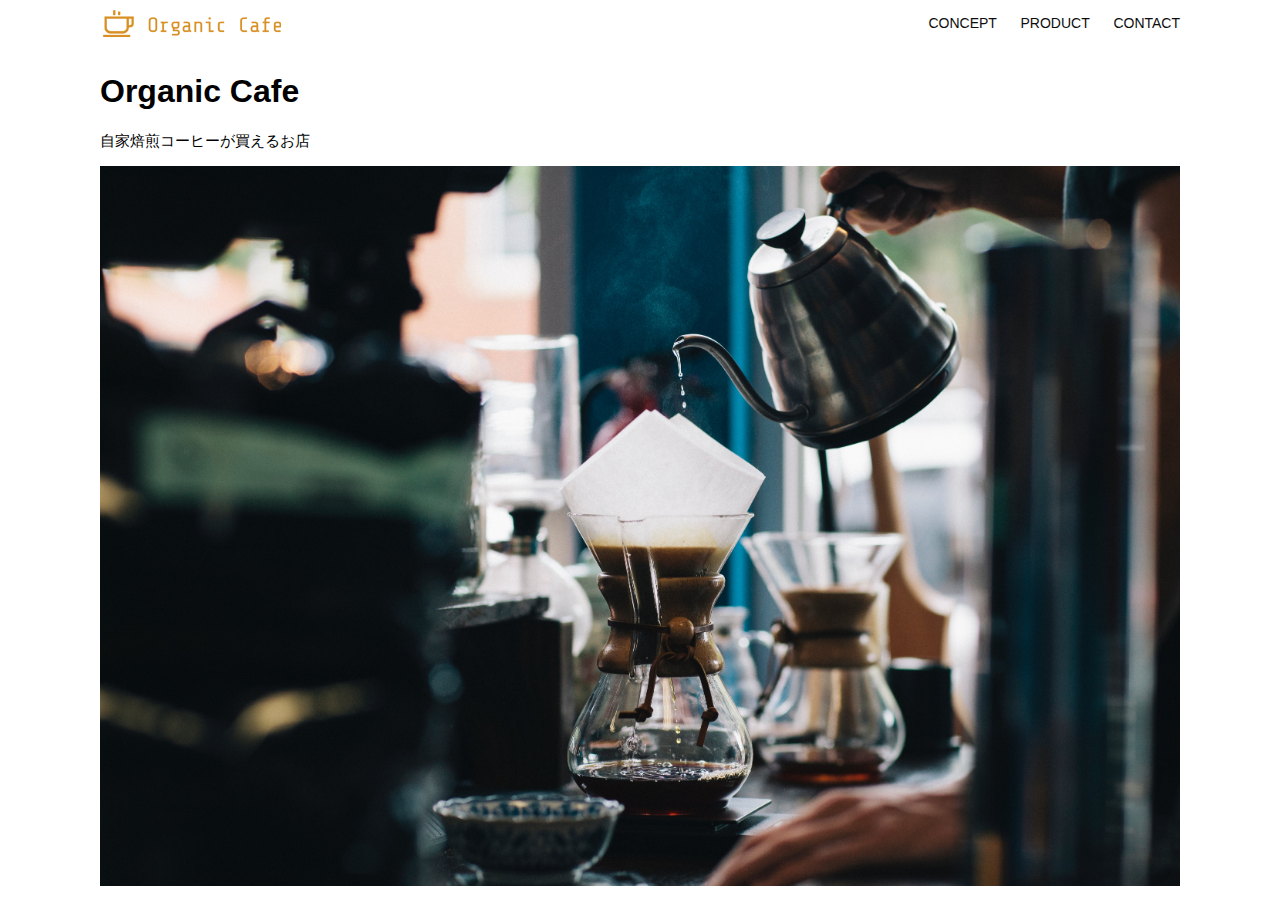
<file: kadai_013/index.html>
<!DOCTYPE html>
<html>

<head>
  <title>Organic Cafe</title>
  <meta charset="UTF-8" />
  <meta name="description" content="自家焙煎のコーヒーがお家で楽しめるOrganic Cafe" />
  <meta name="viewport" content="width=device-width, initial-scale=1.0" />
  <link rel="stylesheet" href="style.css" />
</head>

<body>
  <!-- ヘッダー -->
  <header>
    <!-- ロゴ -->
    <a href="index.html" id="logo"><img src="images/logo.png" alt="トップページに戻る" /></a>

    <!-- PC用ナビゲーション -->
    <nav id="nav-pc">
      <a href="index.html#concept">CONCEPT</a>
      <a href="index.html#product">PRODUCT</a>
      <a href="index.html#contact">CONTACT</a>
    </nav>
    <!-- スマホ用メニューボタン -->
    <img id="menu-sp" src="images/button-menu.png" alt="ナビゲーションを開く"
      onclick="document.getElementById('nav-sp').style.display = 'block'">
    <!-- スマホ用ナビゲーション -->
    <nav id="nav-sp">
      <img id="close" src="images/button-close.png" alt="ナビゲーションを閉じる"
        onclick="document.getElementById('nav-sp').style.display = 'none'">
      <a id="logo-sp" href="index.html" onclick="document.getElementById('nav-sp').style.display = 'none'"><img
          src="images/logo-sp.png" alt="トップページに戻る"></a>
      <a class="menu" href="index.html#concept"
        onclick="document.getElementById('nav-sp').style.display = 'none'">CONSEPT</a>
      <a class="menu" href="index.html#product"
        onclick="document.getElementById('nav-sp').style.display = 'none'">PRODUCT</a>
      <a class="menu" href="index.html#contact"
        onclick="document.getElementById('nav-sp').style.display = 'none'">CONTACT</a>
    </nav>
  </header>

  <main>
    <article>
      <!-- メインビジュアル -->
      <section id="main-visual">
        <div id="main-message">
          <h1>Organic Cafe</h1>
          <p>自家焙煎コーヒーが買えるお店</p>
        </div>
        <img src="images/main-image.jpg" alt="コーヒーをハンドドリップで淹れる画像" />
      </section>
    </article>
  </main>
</body>

</html>
</file>
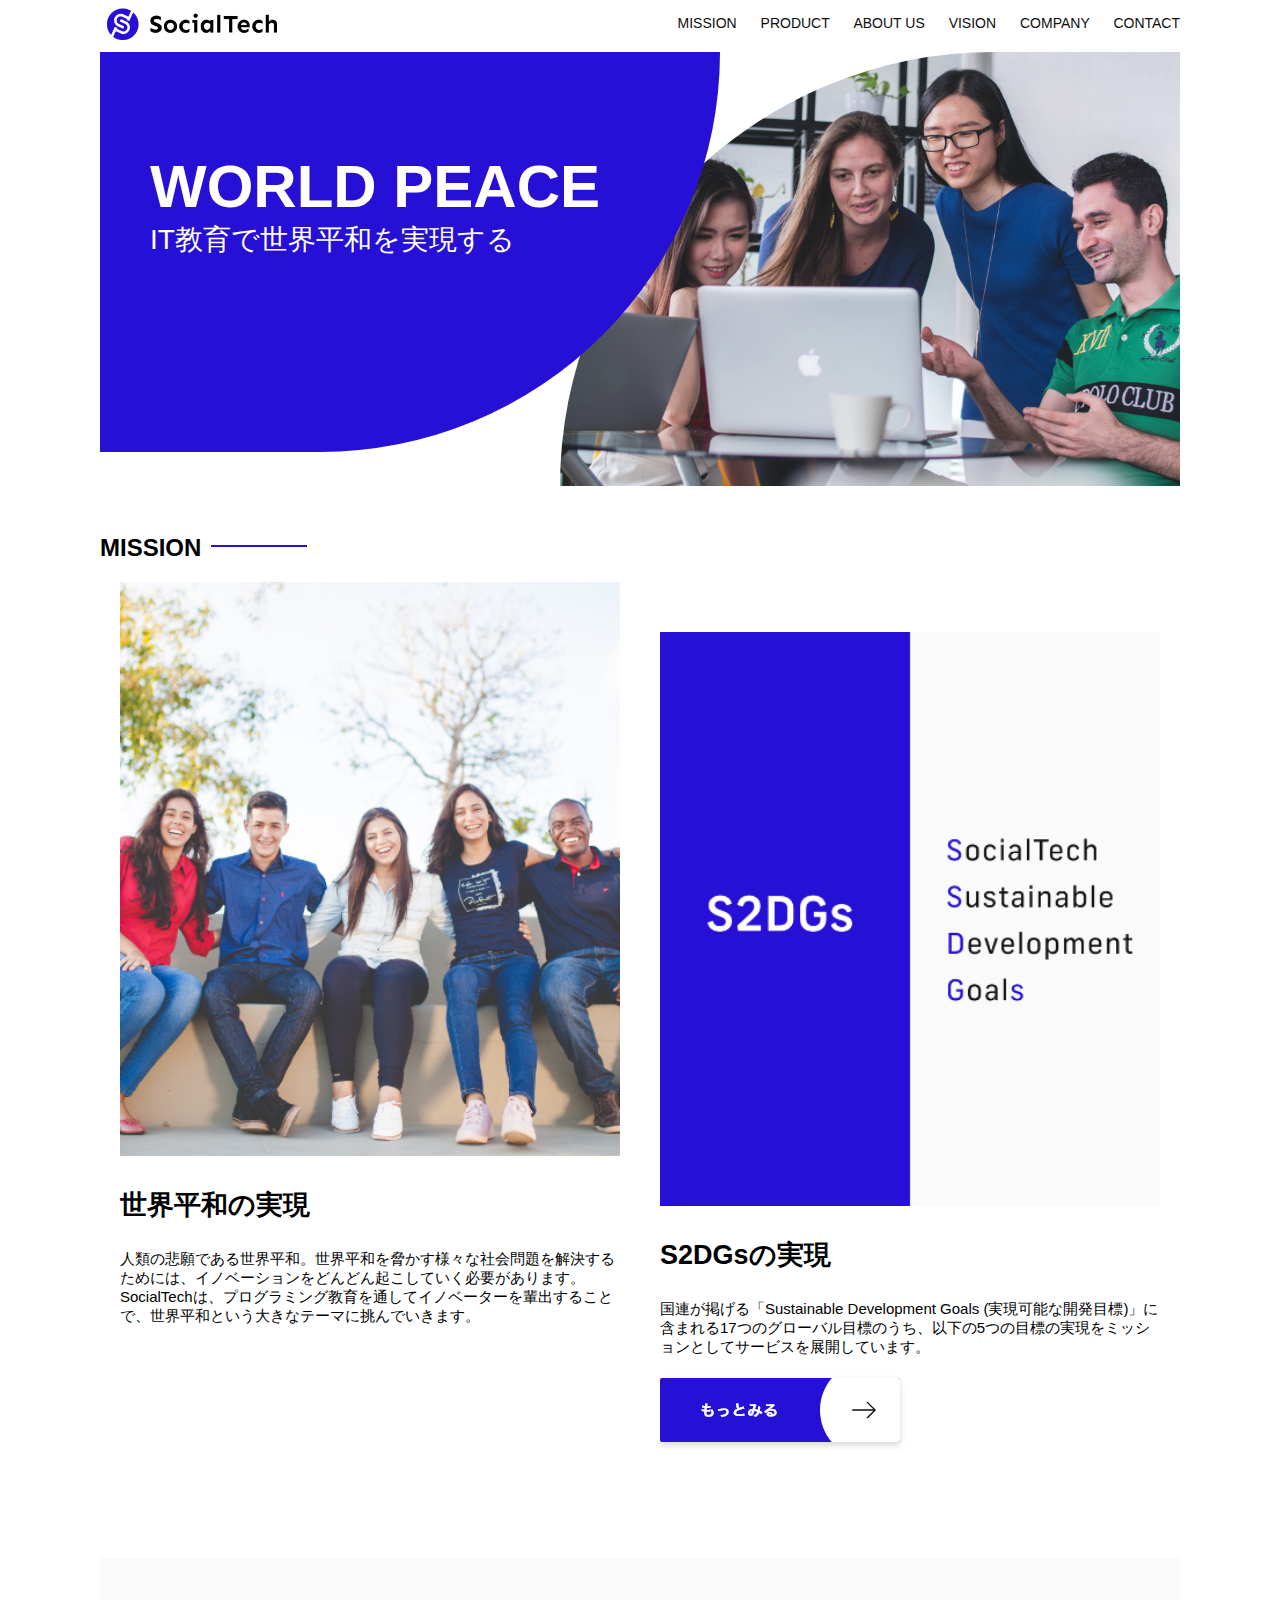
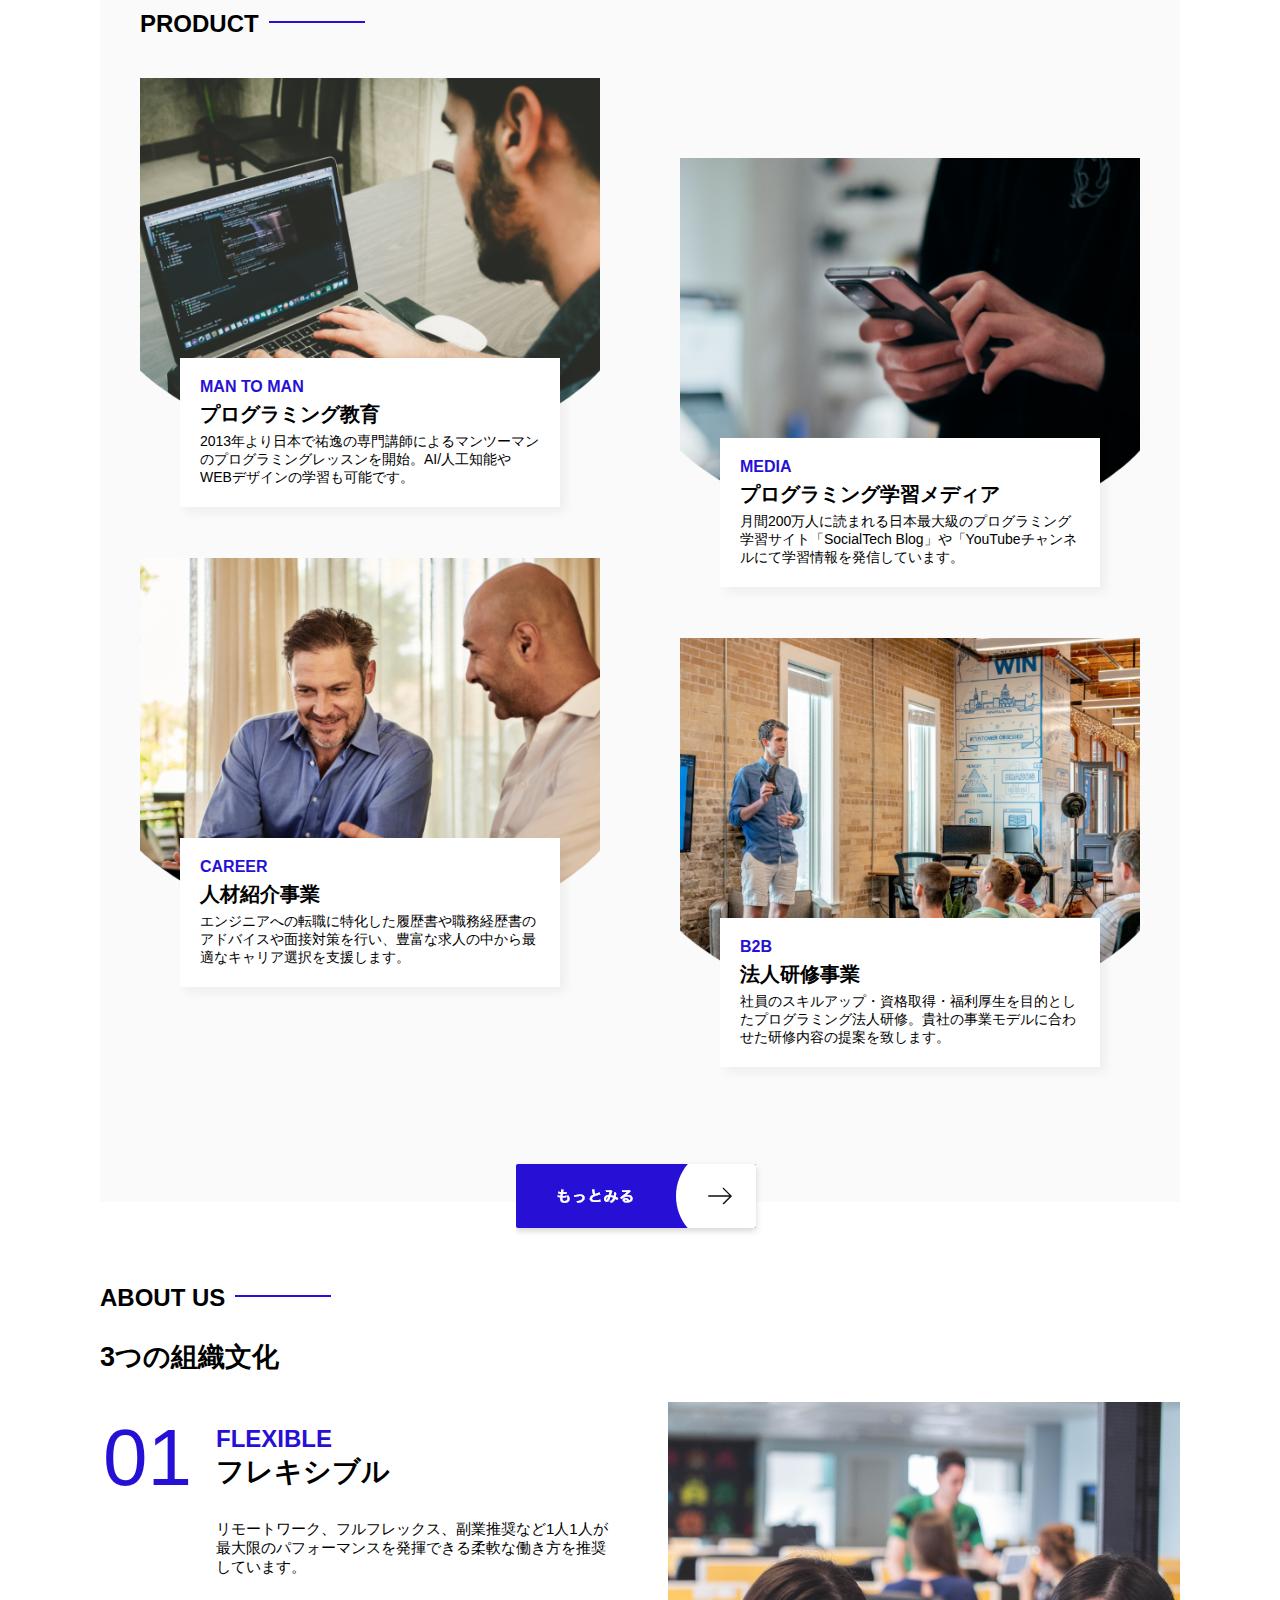
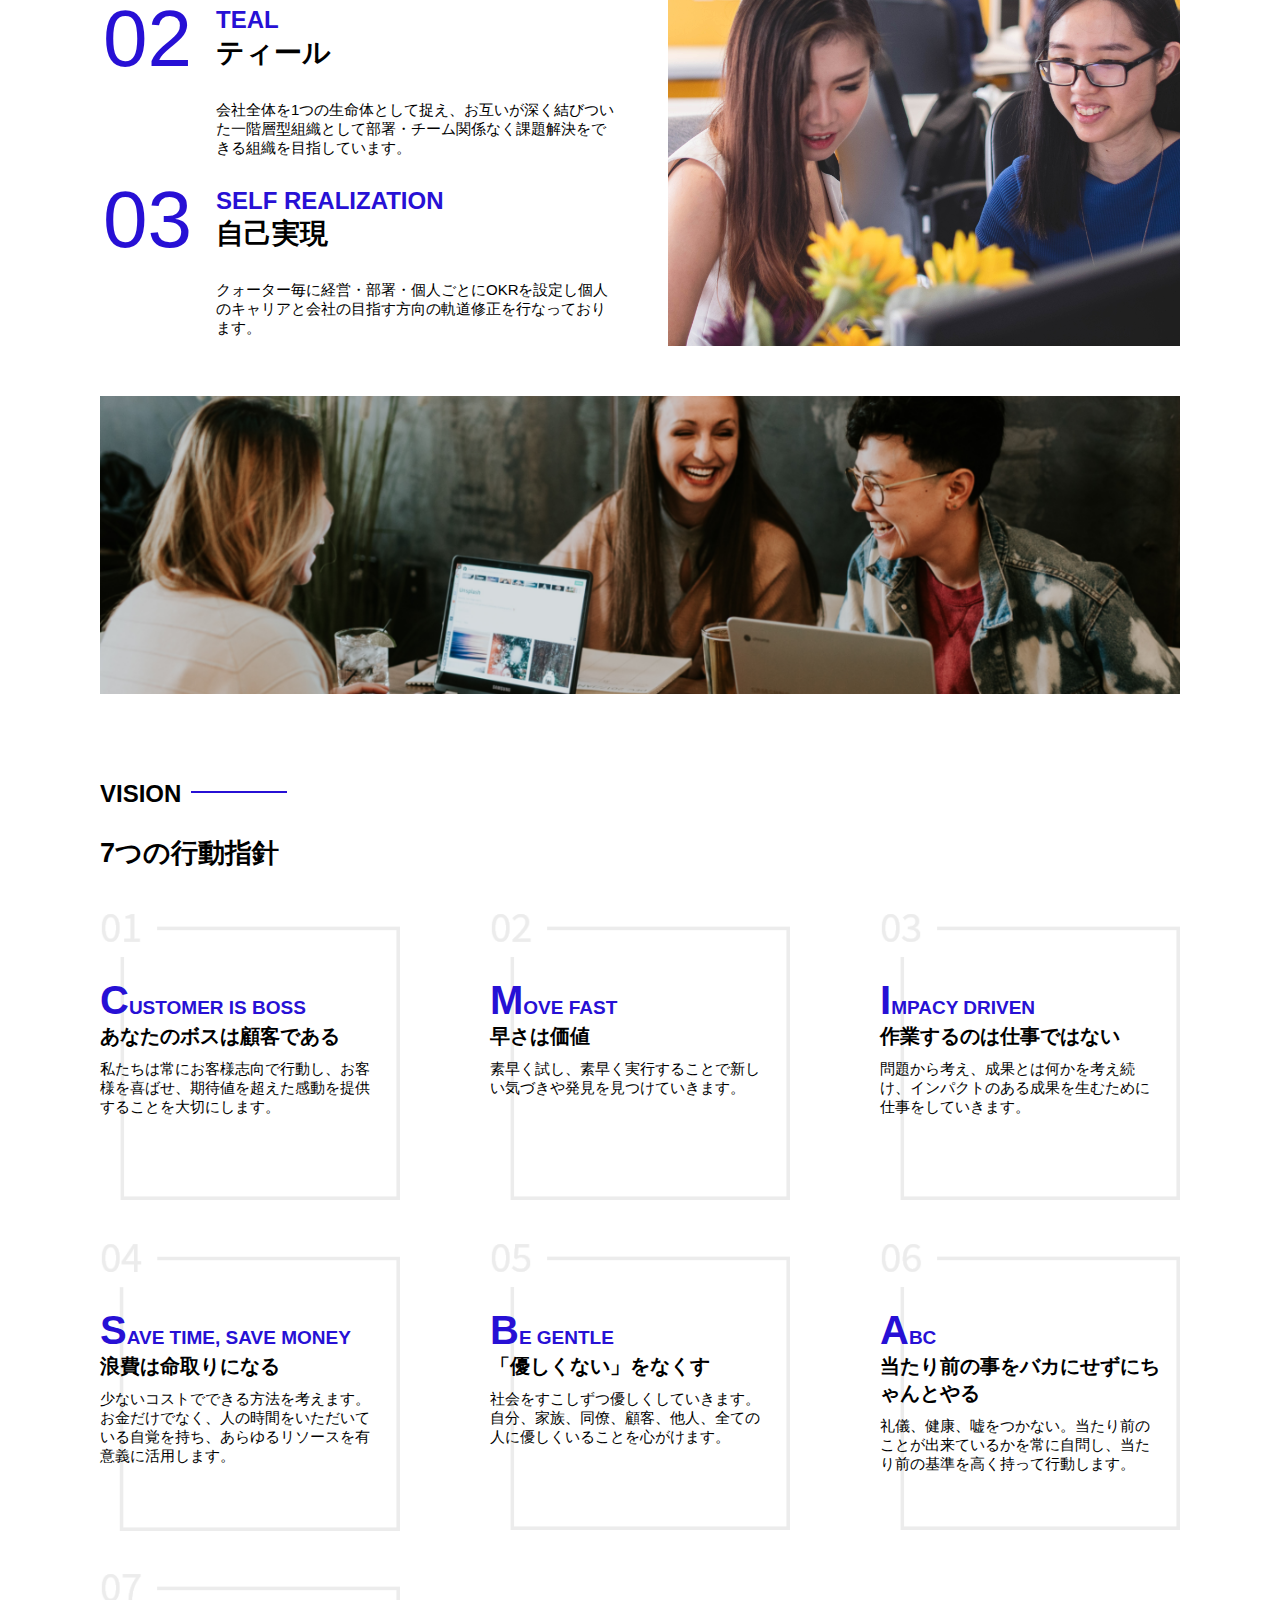
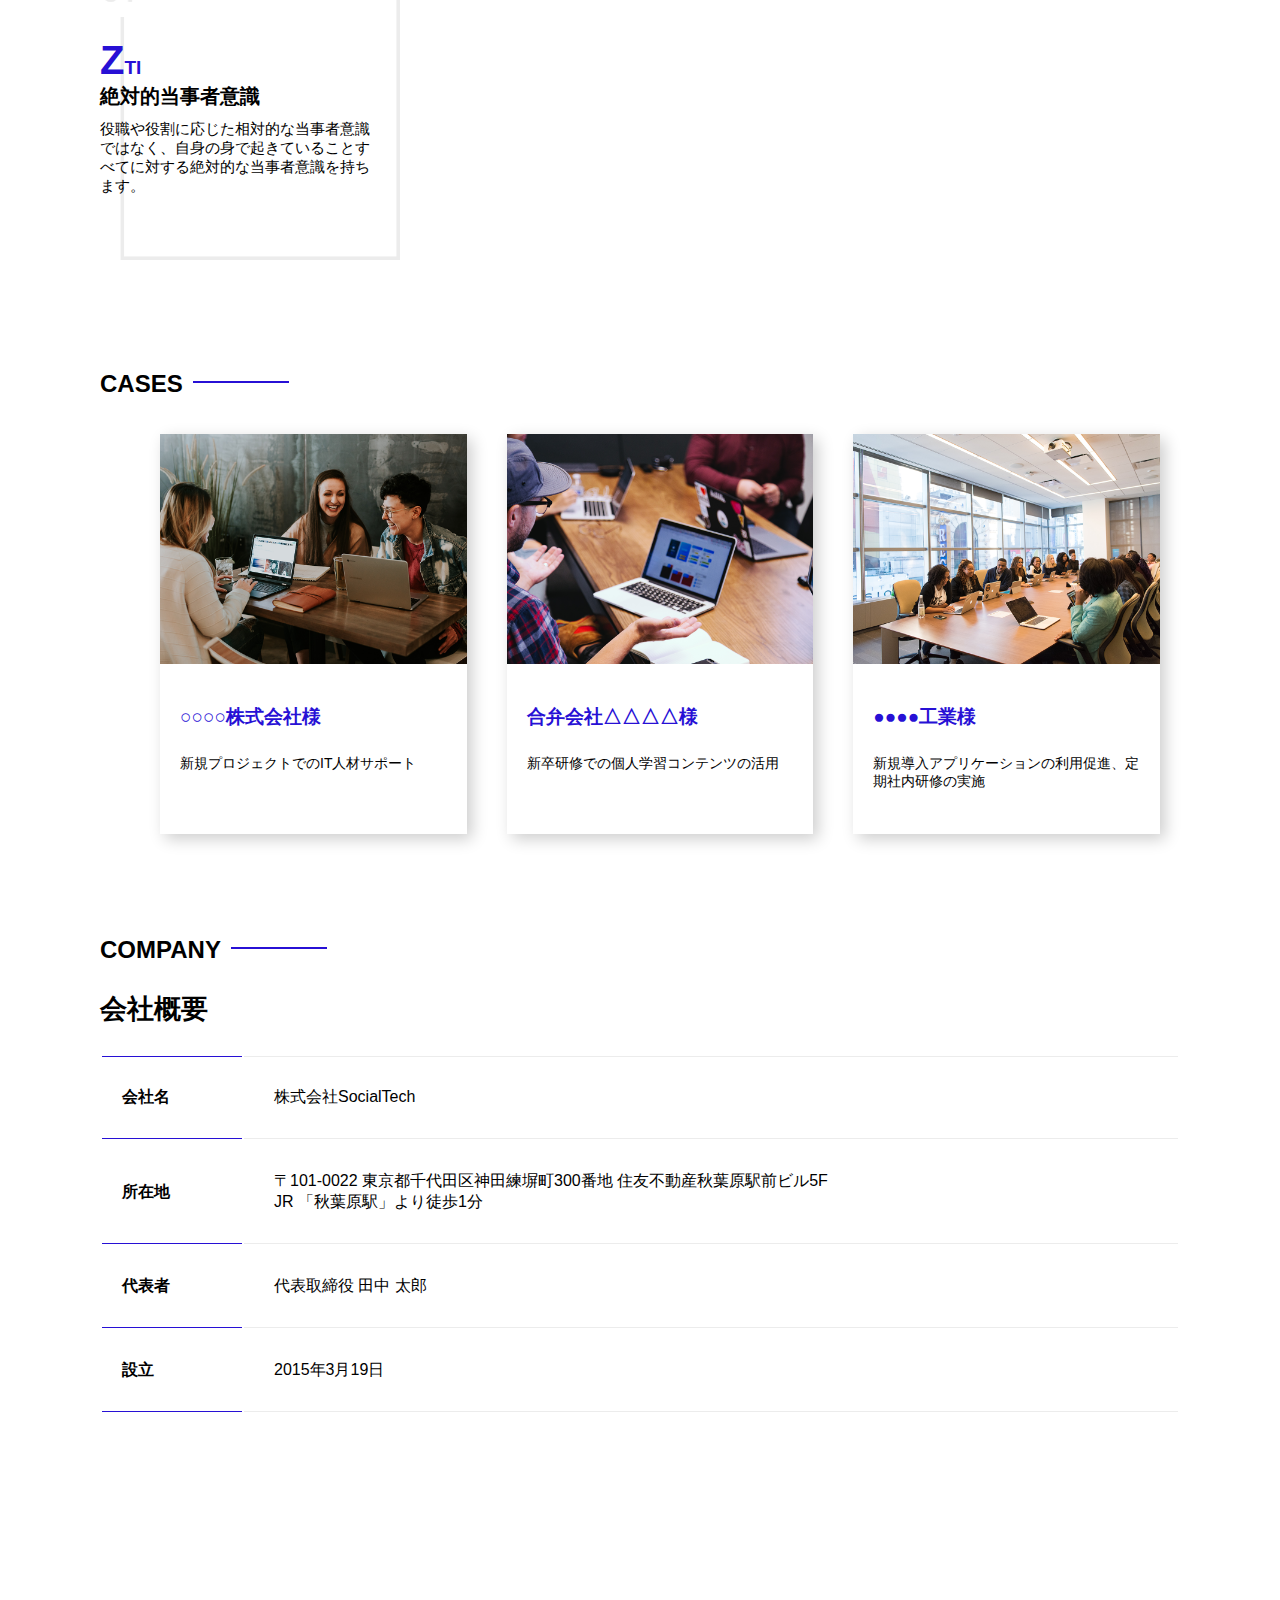
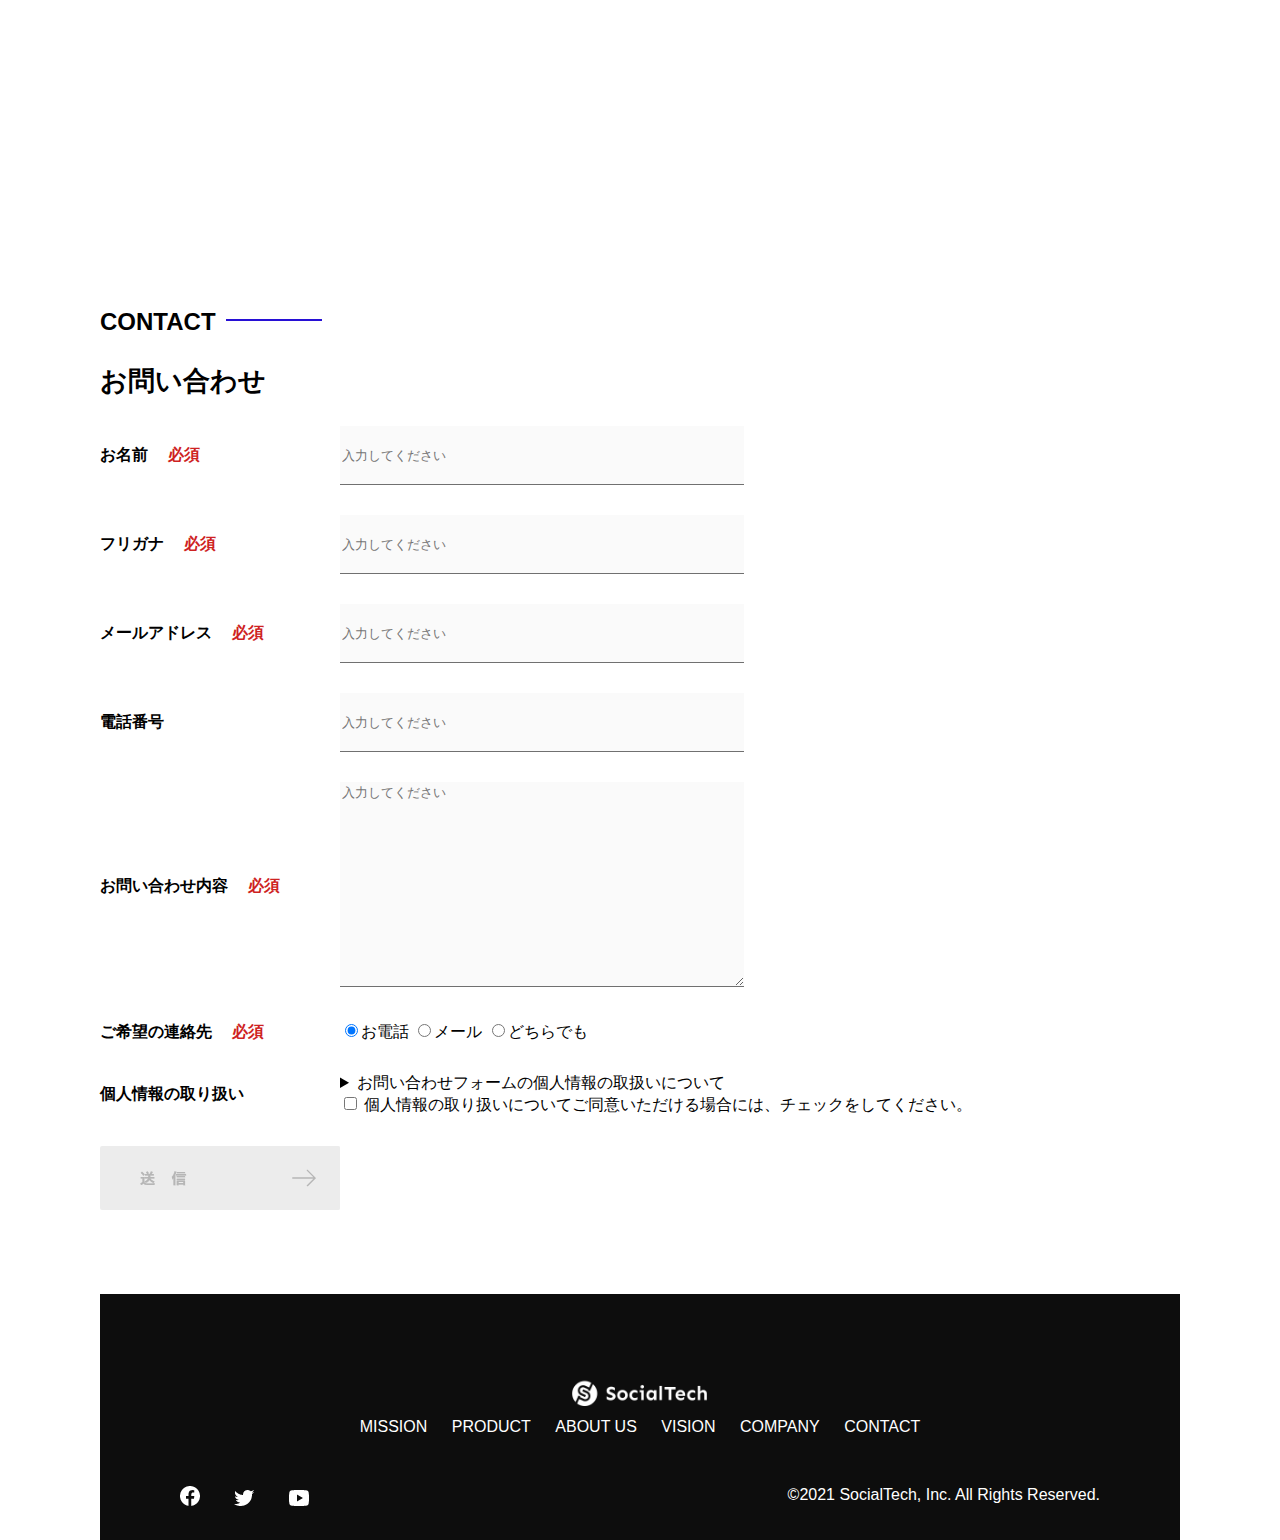
<file: socialtech/index.html>
<!DOCTYPE html>
<html>

<head>
  <title>SocialTech</title>
  <meta charset="UTF-8">
  <meta name="description" content="SocialTechはEdTech業界のリーディングカンパニーを目指します。">
  <meta name="viewport" content="width=device-width, initial-scale=1.0">
  <link rel="stylesheet" href="style.css">
</head>

<body>
  <!-- ヘッダー -->
  <header>
    <!-- ロゴ -->
    <a href="index.html" id="logo"><img src="images/logo.png" alt="トップページに戻る"></a>

    <!-- PC用ナビゲーション -->
    <nav id="nav-pc">
      <a href="mission.html">MISSION</a>
      <a href="product.html">PRODUCT</a>
      <a href="index.html#aboutus">ABOUT US</a>
      <a href="index.html#vision">VISION</a>
      <a href="index.html#company">COMPANY</a>
      <a href="index.html#contact">CONTACT</a>
    </nav>
    <!-- スマホ用メニューボタン -->
    <img id="menu-sp" src="images/button-menu.png" alt="ナビゲーションを開く"
      onclick="document.getElementById('nav-sp').style.display = 'block'">
    <!-- onclick以降の””の中が、画像がクリックされたときのJavaScript処理。id="nav-sp"の要素の表示状態を"none"から"block"にして表示状態にさせている -->
    <!-- スマホ用ナビゲーション -->
    <nav id="nav-sp">
      <img id="close" src="images/button-close.png" alt="ナビゲーションを閉じる"
        onclick="document.getElementById('nav-sp').style.display = 'none'">
      <!-- ↑ ×ボタン画像をクリックするとスマホ用ナビゲーションが閉じられる -->
      <a id="logo-sp" href="index.html" onclick="document.getElementById('nav-sp').style.display = 'none'"><img
          src="images/logo-sp.png" alt="トップページに戻る"></a>
      <!-- ↑ SocialTechロゴ画像をクリックすると、トップページに戻る＋ハンバーガーメニューを閉じる処理がされる -->
      <a class="menu" href="mission.html" onclick="document.getElementById('nav-sp').style.display = 'none'">MISSION</a>
      <!-- メニュー各項目を表す。それぞれの項目をクリックすると各セクションページに遷移＋ハンバーガーメニューが閉じられる。 -->
      <a class="menu" href="product.html" onclick="document.getElementById('nav-sp').style.display = 'none'">PRODUCT</a>
      <a class="menu" href="index.html#aboutus"
        onclick="document.getElementById('nav-sp').style.display = 'none'">ABOUTUS</a>
      <a class="menu" href="index.html#vision"
        onclick="document.getElementById('nav-sp').style.display = 'none'">VISION</a>
      <a class="menu" href="index.html#company"
        onclick="document.getElementById('nav-sp').style.display = 'none'">COMPANY</a>
      <a class="menu" href="index.html#contact"
        onclick="document.getElementById('nav-sp').style.display = 'none'">CONTACT</a>
      <div id="sns">
        <a href="https://www.facebook.com/sejyuku2013"><img src="images/button-facebook.png" alt="FACEBOOKのリンク"></a>
        <a href="https://twitter.com/samuraijyuku"><img src="images/button-twitter.png" alt="Twitterのリンク"></a>
        <a href="https://www.youtube.com/channel/UCCFOQO5aDK0xXam4cUQXT8g"><img src="images/button-youtube.png"
            alt="YouTubeのリンク"></a>
      </div>
    </nav>
  </header>
  <main>
    <article>
      <!-- メインビジュアル -->
      <section id="main-visual">
        <div id="main-message">
          <h1>WORLD PEACE</h1>
          <p>IT教育で世界平和を実現する</p>
        </div>
        <img src="images/index/index-main.png" alt="PCの周りに集まる多国籍の仲間たち">
      </section>
      <!--ミッション-->
      <section id="mission">
        <h2 class="index-h2">MISSION</h2>
        <div id="mission-flex">
          <div>
            <img id="mission-photo" src="images/index/index-mission.png" alt="屋外のベンチで写真を撮影する多国籍の仲間たち">
            <h3>世界平和の実現</h3>
            <p>
              人類の悲願である世界平和。世界平和を脅かす様々な社会問題を解決するためには、イノベーションをどんどん起こしていく必要があります。SocialTechは、プログラミング教育を通してイノベーターを輩出することで、世界平和という大きなテーマに挑んでいきます。
            </p>
          </div>
          <div>
            <img id="s2dgs" src="images/index/s2dgs.png" alt="S2DGs">
            <h3>S2DGsの実現</h3>
            <p>国連が掲げる「Sustainable Development Goals (実現可能な開発目標)」に含まれる17つのグローバル目標のうち、以下の5つの目標の実現をミッションとしてサービスを展開しています。
            </p>
            <a href="mission.html">
              <img src="images/button-more.png" alt="もっとみる">
            </a>
          </div>
        </div>
      </section>
      <!-- プロダクト-->
      <section id="product">
        <h2 class="index-h2">PRODUCT</h2>
        <div>
          <div id="product-left">
            <div>
              <img class="product-photo" src="images/index/index-mantoman.png" alt="PCでコードを書く男性">
              <div class="product-explain">
                <span>MAN TO MAN</span>
                <h3>プログラミング教育</h3>
                <p>2013年より日本で祐逸の専門講師によるマンツーマンのプログラミングレッスンを開始。AI/人工知能やWEBデザインの学習も可能です。</p>
              </div>
            </div>
            <div>
              <img class="product-photo" src="images/index/index-career.png" alt="笑顔で話し合う2人の男性">
              <div class="product-explain">
                <span>CAREER</span>
                <h3>人材紹介事業</h3>
                <p>エンジニアへの転職に特化した履歴書や職務経歴書のアドバイスや面接対策を行い、豊富な求人の中から最適なキャリア選択を支援します。</p>
              </div>
            </div>
          </div>
          <div id="product-right">
            <div>
              <img class="product-photo" src="images/index/index-media.png" alt="スマートフォンを操作する人">
              <div class="product-explain">
                <span>MEDIA</span>
                <h3>プログラミング学習メディア</h3>
                <p>月間200万人に読まれる日本最大級のプログラミング学習サイト「SocialTech Blog」や「YouTubeチャンネルにて学習情報を発信しています。</p>
              </div>
            </div>
            <div>
              <img class="product-photo" src="images/index/index-b2b.png" alt="公演中の男性とそれを聴く人々">
              <div class="product-explain">
                <span>B2B</span>
                <h3>法人研修事業</h3>
                <p>社員のスキルアップ・資格取得・福利厚生を目的としたプログラミング法人研修。貴社の事業モデルに合わせた研修内容の提案を致します。</p>
              </div>
            </div>
          </div>
        </div>
        <div>
          <a id="product-more" href="product.html">
            <img src="images/button-more.png" alt="もっとみる">
          </a>
        </div>
      </section>
      <!--ABOUT US-->
      <section id="aboutus">
        <h2 class="index-h2">ABOUT US</h2>
        <h3>3つの組織文化</h3>
        <div>
          <table class="culture-table"><!--trはテーブル。tdはセルを表す。-->
            <tr>
              <td>
                <span class="culture-num">01</span>
              </td>
              <td>
                <span class="culture-en">FLEXIBLE</span>
                <span class="culture-jp">フレキシブル</span>
              </td>
            </tr>
            <tr>
              <td>
                <!--空のセル-->
              </td>
              <td>
                <p class="culture-description">
                  リモートワーク、フルフレックス、副業推奨など1人1人が最大限のパフォーマンスを発揮できる柔軟な働き方を推奨しています。
                </p>
              </td>
            </tr>
            <tr>
              <td>
                <span class="culture-num">02</span>
              </td>
              <td>
                <span class="culture-en">TEAL</span>
                <span class="culture-jp">ティール</span>
              </td>
            </tr>
            <tr>
              <td>
                <!--空のセル-->
              </td>
              <td>
                <p class="culture-description">
                  会社全体を1つの生命体として捉え、お互いが深く結びついた一階層型組織として部署・チーム関係なく課題解決をできる組織を目指しています。
                </p>
              </td>
            </tr>
            <tr>
              <td>
                <span class="culture-num">03</span>
              </td>
              <td>
                <span class="culture-en">SELF REALIZATION</span>
                <span class="culture-jp">自己実現</span>
              </td>
            </tr>
            <tr>
              <td>
                <!--空のセル-->
              </td>
              <td>
                <p class="culture-description">
                  クォーター毎に経営・部署・個人ごとにOKRを設定し個人のキャリアと会社の目指す方向の軌道修正を行なっております。
                </p>
              </td>
            </tr>
          </table>
          <img class="culture-img" src="images/index/index-aboutus1.png" alt="笑顔で話し合う2人の女性">
        </div>
        <img class="culture-img2" src="images/index/index-aboutus2.png" alt="笑顔で話し合う3人の男女">
      </section>
      <!-- VISSION -->
      <section id="vision">
        <h2 class="index-h2">VISION</h2>
        <h3>7つの行動指針</h3>
        <div>
          <div class="vision-box">
            <img src="images/index/vision-01.png" alt="01">
            <span>
              <h4>CUSTOMER IS BOSS</h4>
              <h5>あなたのボスは顧客である</h5>
              <p>私たちは常にお客様志向で行動し、お客様を喜ばせ、期待値を超えた感動を提供することを大切にします。</p>
            </span>
          </div>
          <div class="vision-box">
            <img src="images/index/vision-02.png" alt="02">
            <span>
              <h4>MOVE FAST</h4>
              <h5>早さは価値</h5>
              <p>素早く試し、素早く実行することで新しい気づきや発見を見つけていきます。</p>
            </span>
          </div>
          <div class="vision-box">
            <img src="images/index/vision-03.png" alt="03">
            <span>
              <h4>IMPACY DRIVEN</h4>
              <h5>作業するのは仕事ではない</h5>
              <p>問題から考え、成果とは何かを考え続け、インパクトのある成果を生むために仕事をしていきます。</p>
            </span>
          </div>
          <div class="vision-box">
            <img src="images/index/vision-04.png" alt="04">
            <span>
              <h4>SAVE TIME, SAVE MONEY</h4>
              <h5>浪費は命取りになる</h5>
              <p>少ないコストでできる方法を考えます。お金だけでなく、人の時間をいただいている自覚を持ち、あらゆるリソースを有意義に活用します。</p>
            </span>
          </div>
          <div class="vision-box">
            <img src="images/index/vision-05.png" alt="05">
            <span>
              <h4>BE GENTLE</h4>
              <h5>「優しくない」をなくす</h5>
              <p>社会をすこしずつ優しくしていきます。自分、家族、同僚、顧客、他人、全ての人に優しくいることを心がけます。</p>
            </span>
          </div>
          <div class="vision-box">
            <img src="images/index/vision-06.png" alt="06">
            <span>
              <h4>ABC</h4>
              <h5>当たり前の事をバカにせずにちゃんとやる</h5>
              <p>礼儀、健康、嘘をつかない。当たり前のことが出来ているかを常に自問し、当たり前の基準を高く持って行動します。</p>
            </span>
          </div>
          <div class="vision-box">
            <img src="images/index/vision-07.png" alt="07">
            <span>
              <h4>ZTI</h4>
              <h5>絶対的当事者意識</h5>
              <p>役職や役割に応じた相対的な当事者意識ではなく、自身の身で起きていることすべてに対する絶対的な当事者意識を持ちます。</p>
            </span>
          </div>
        </div>
      </section>
      <!-- CASES -->
      <section id="cases">
        <h2 class="index-h2">CASES</h2>
        <ul>
          <li class="case-card">
            <img class="case-img" src="images/index/case-1.png" alt="仲良く語り合う3人">
            <div class="case-info">
              <h4 class="case-name">○○○○株式会社様</h4>
              <p class="case-content">新規プロジェクトでのIT人材サポート</p>
            </div>
          </li>
          <li class="case-card">
            <img class="case-img" src="images/index/case-2.png" alt="PCでコンテンツを見る">
            <div class="case-info">
              <h4 class="case-name">合弁会社△△△△様</h4>
              <p class="case-content">新卒研修での個人学習コンテンツの活用</p>
            </div>
          </li>
          <li class="case-card">
            <img class="case-img" src="images/index/case-3.png" alt="社内研修中の会議室">
            <div class="case-info">
              <h4 class="case-name">●●●●工業様</h4>
              <p class="case-content">
                新規導入アプリケーションの利用促進、定期社内研修の実施
              </p>
            </div>
          </li>
        </ul>
      </section>
      <!-- COMPANY -->
      <section id="company">
        <h2 class="index-h2">COMPANY</h2>
        <h3>会社概要</h3>
        <table id="company-table">
          <tr>
            <th class="tableheader-first">会社名</th>
            <td class="cell-first">株式会社SocialTech</td>
          </tr>
          <tr>
            <th class="tableheader">所在地</th>
            <td class="cell">〒101-0022 東京都千代田区神田練塀町300番地 住友不動産秋葉原駅前ビル5F<br>JR 「秋葉原駅」より徒歩1分</td>
          </tr>
          <tr>
            <th class="tableheader">代表者</th>
            <td class="cell">代表取締役 田中 太郎</td>
          </tr>
          <tr>
            <th class="tableheader">設立</th>
            <td class="cell">2015年3月19日</td>
          </tr>
        </table>
        <iframe
          src="https://www.google.com/maps/embed?pb=!1m18!1m12!1m3!1d3240.0688551336807!2d139.7720776771055!3d35.69992317258124!2m3!1f0!2f0!3f0!3m2!1i1024!2i768!4f13.1!3m3!1m2!1s0x60188fee13660e23%3A0x77137876edf742ac!2z5L2P5Y-L5LiN5YuV55Sj56eL6JGJ5Y6f6aeF5YmN44OT44Or!5e0!3m2!1sja!2sjp!4v1704858013291!5m2!1sja!2sjp"
          style="border:0;" allowfullscreen="" loading="lazy">
        </iframe>
      </section>
      <!-- お問い合わせフォーム -->
      <section id="contact">
        <h2 class="index-h2">CONTACT</h2>
        <h3>お問い合わせ</h3>
        <form>
          <div>
            <div class="contact-heading">
              <label class="contact-label">お名前<span class="contact-span">必須</span></label>
            </div>
            <div>
              <input type="text" name="name" placeholder="入力してください" class="contact-textbox">
            </div> <!-- name="⚪︎⚪︎⚪︎"は、サーバーに送信されるときのデータ名。-->
          </div>
          <div>
            <div class="contact-heading">
              <label class="contact-label">フリガナ<span class="contact-span">必須</span></label>
            </div>
            <div>
              <input type="texxt" name="hurigana" placeholder="入力してください" class="contact-textbox">
            </div>
          </div>
          <div>
            <div class="contact-heading">
              <label class="contact-label">メールアドレス<span class="contact-span">必須</span></label>
            </div>
            <div>
              <input type="text" name="email" placeholder="入力してください" class="contact-textbox">
            </div>
          </div>
          <div>
            <div class="contact-heading">
              <label class="contact-label">電話番号</label>
            </div>
            <div>
              <input type="text" name="tel" placeholder="入力してください" class="contact-textbox">
            </div>
          </div>
          <div>
            <div class="contact-heading">
              <label class="contact-label">お問い合わせ内容<span class="contact-span">必須</span></label>
            </div>
            <div>
              <textarea class="contact-textarea" placeholder="入力してください" name="message"></textarea>
            </div>
          </div>
          <div>
            <div class="contact-heading">
              <label class="contact-label">ご希望の連絡先<span class="contact-span">必須</span></label>
            </div>
            <div>
              <input class="radiobutton" type="radio" value="tel" name="contact" checked><label>お電話</label>
              <input class="radiobutton" type="radio" value="mail" name="contact"><label>メール</label>
              <input class="radiobutton" type="radio" value="both" name="contact"><label>どちらでも</label>
            </div>
            <!-- type="radio"：ラジオボタン（1つしか選べない）を意味する。-->
            <!-- name="contact"：すべてのラジオボタンが同じグループであることを表す。（どれか1つのみ選択可能）。-->
            <!-- value="⚪︎⚪︎⚪︎"：送信時にサーバーに渡る値。※「お電話」を選んだ場合は、contact=tel が送信される。-->
            <!-- checked：デフォルトで「お電話」が選ばれている状態になる。-->
          </div>
          <div>
            <div class="contact-heading">
              <label class="contact-label">個人情報の取り扱い</label>
            </div>
            <div>
              <details> <!-- <details>：クリックで開閉できる折りたたみ要素。-->
                <summary>お問い合わせフォームの個人情報の取扱いについて</summary>
                <div>
                  <span>1. 組織の名称又は氏名</span><br>
                  株式会社SocialTech<br><br>
                  <span>2. 個人情報保護管理者（若しくはその代理人）の氏名又は職名、所属及び連絡先
                    鈴木 一郎 コーポレート部</span><br>
                  メールアドレ:samurai@example.com<br>
                  TEL:03-1234-5678<br>
                  <span>3. 個人情報の利用目的</span><br>
                  ・本サービス及び本サービスに関連する情報の提供又はそれらに関する連絡のため<br>
                  ・ユーザーの本人確認のため<br>
                  ・当社のサービスのご案内のため<br>
                  ・当社の商品等の広告または宣伝（電子メールによるものを含むものとします。）<br><br>
                  <span>4. 個人情報の取り扱い業務の委託</span><br>
                  個人情報の取扱業務の全部または一部を外部に業務委託する場合があります。<br>
                  その際、弊社は、個人情報を適切に保護できる管理体制を敷き実行している事を条件として<br>
                  委託先を厳選したうえで、機密保持契約を委託先と締結し、お客様の個人情報を厳密に管理させます。<br><br>
                  <span>5. 個人情報の開示等の請求</span><br>
                  お客様は、弊社に対してご自身の個人情報の開示等（利用目的の通知、開示、内容の訂正・追加・削除、利用の停止または消去、第三者への提供の停止）に関して、当社問合わせ窓口に申し出ることができます。<br>
                  その際、弊社はお客様ご本人を確認させていただいたうえで、合理的な期間内に対応いたします。<br><br>
                  なお、個人情報に関する弊社問合わせ先は、次の通りです。<br><br>
                  株式会社SocialTech 個人情報問合わせ窓口<br>
                  〒101-0022 東京都千代田区神田練塀町300番地 住友不動産秋葉原駅前ビル5F<br>
                  メールアドレス:samurai@example.com TEL:03-1234-5678<br><br>
                  <span>6. 個人情報を提供されることの任意性について</span><br><br>
                  お客様がご自身の個人情報を弊社に提供されるか否かは、お客様のご判断によりますが、もしご提供されない場合には、適切なサービスが提供できない場合がありますので予めご了承ください。
                </div>
              </details>
              <input type="checkbox" name="agree">
              <span>個人情報の取り扱いについてご同意いただける場合には、チェックをしてください。</span>
            </div>
          </div>
          <input type="image" src="images/button-submit.png" alt="送信する">
        </form><!-- input type="image":画像で送信ボタンを作成。-->
      </section>
    </article>
    <footer>
      <div id="footer logo">
        <img src="images/logo-sp.png" alt="SocialTech">
      </div>
      <div id="footer-link">
        <a href="mission.html">MISSION</a>
        <a href="product.html">PRODUCT</a>
        <a href="index.html#aboutus">ABOUT US</a>
        <a href="index.html#vision">VISION</a>
        <a href="index.html#company">COMPANY</a>
        <a href="index.html#contact">CONTACT</a>
      </div>
      <div id="sns-footer">
        <a href="https://www.facebook.com/sejuku2013"><img src="images/button-facebook.png" alt="Facebookのリンク"></a>
        <a href="https://twitter.com/samuraijuku"><img src="images/button-twitter.png" alt="Twitterのリンク"></a>
        <a href="https://www.youtube.com/channel/UCCFOQO5aDK0xXam4cUQXT8g"><img src="images/button-youtube.png"
            alt="YouTubeのリンク"></a>
        <span id="copyright">&copy;2021 SocialTech, Inc. All Rights Reserved. </span>
      </div> <!-- &copy;はマルシー-->
    </footer>
  </main>

</body>

</html>
</file>
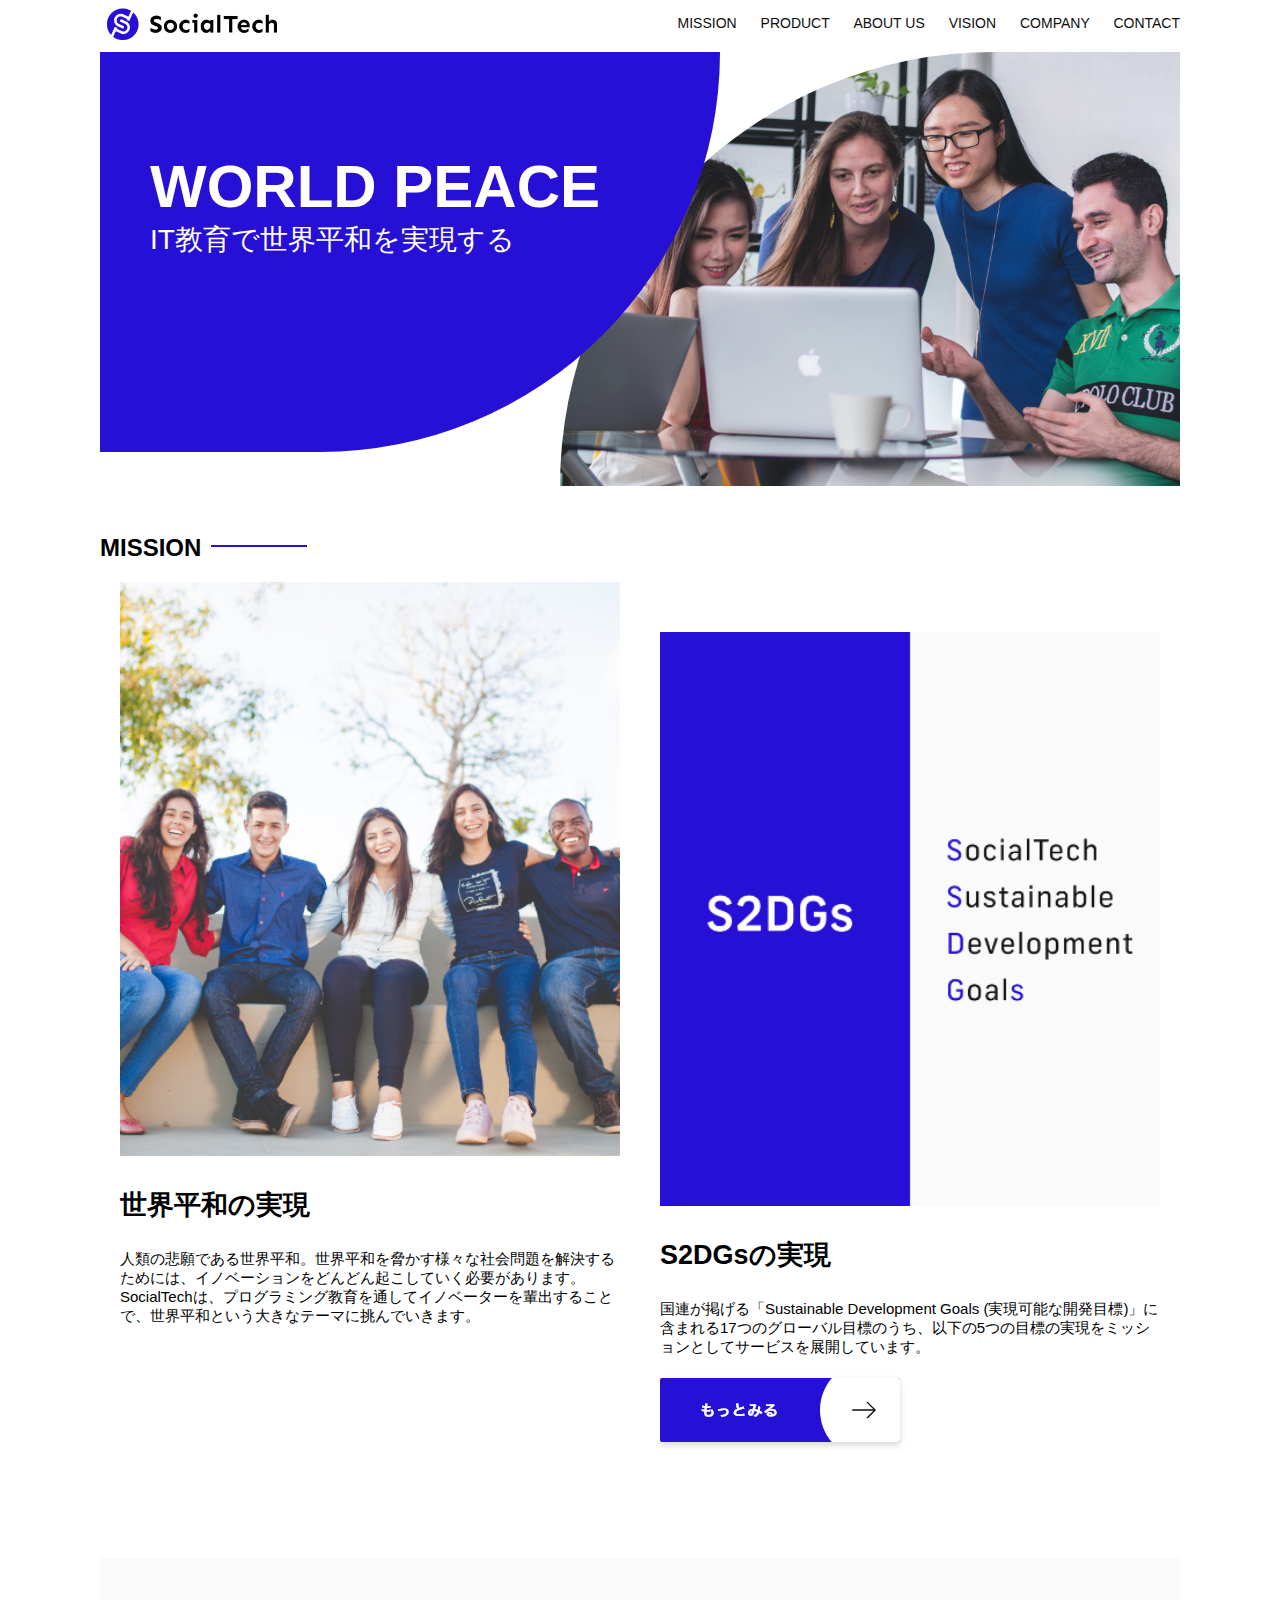
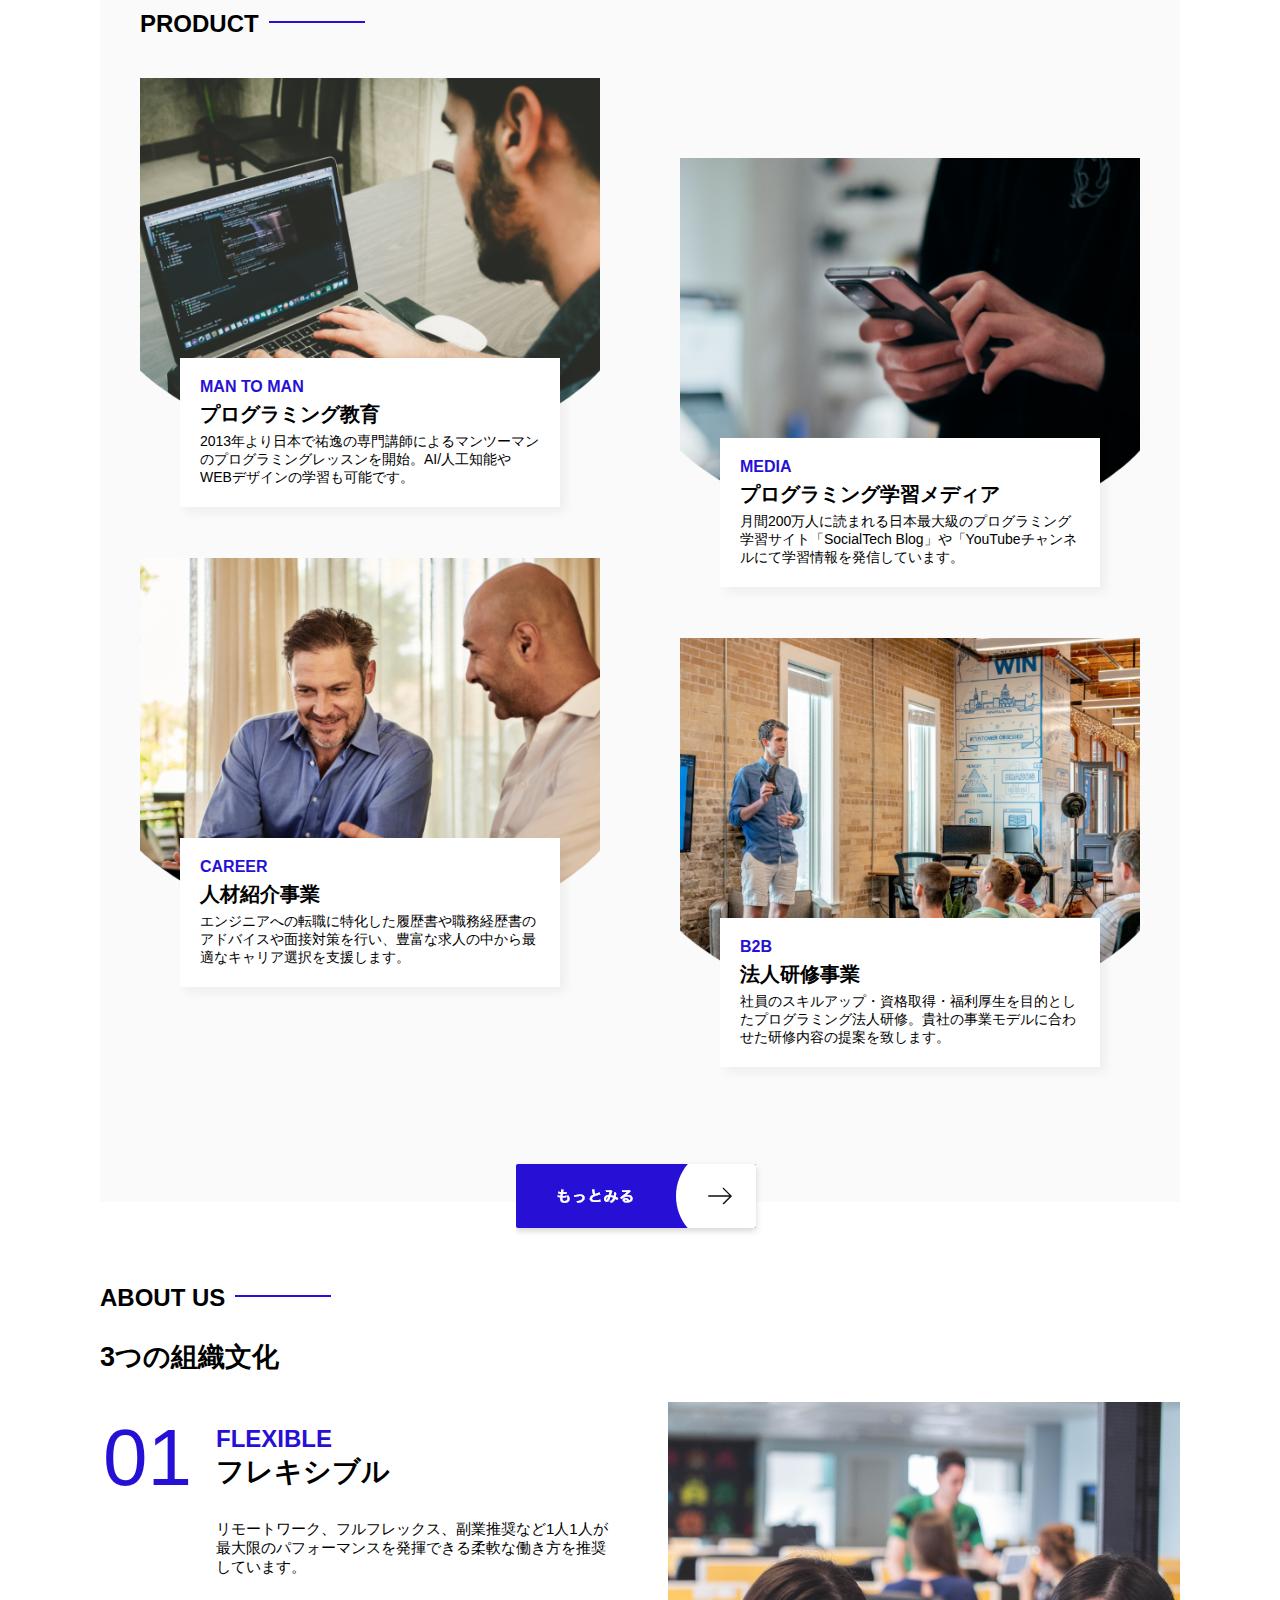
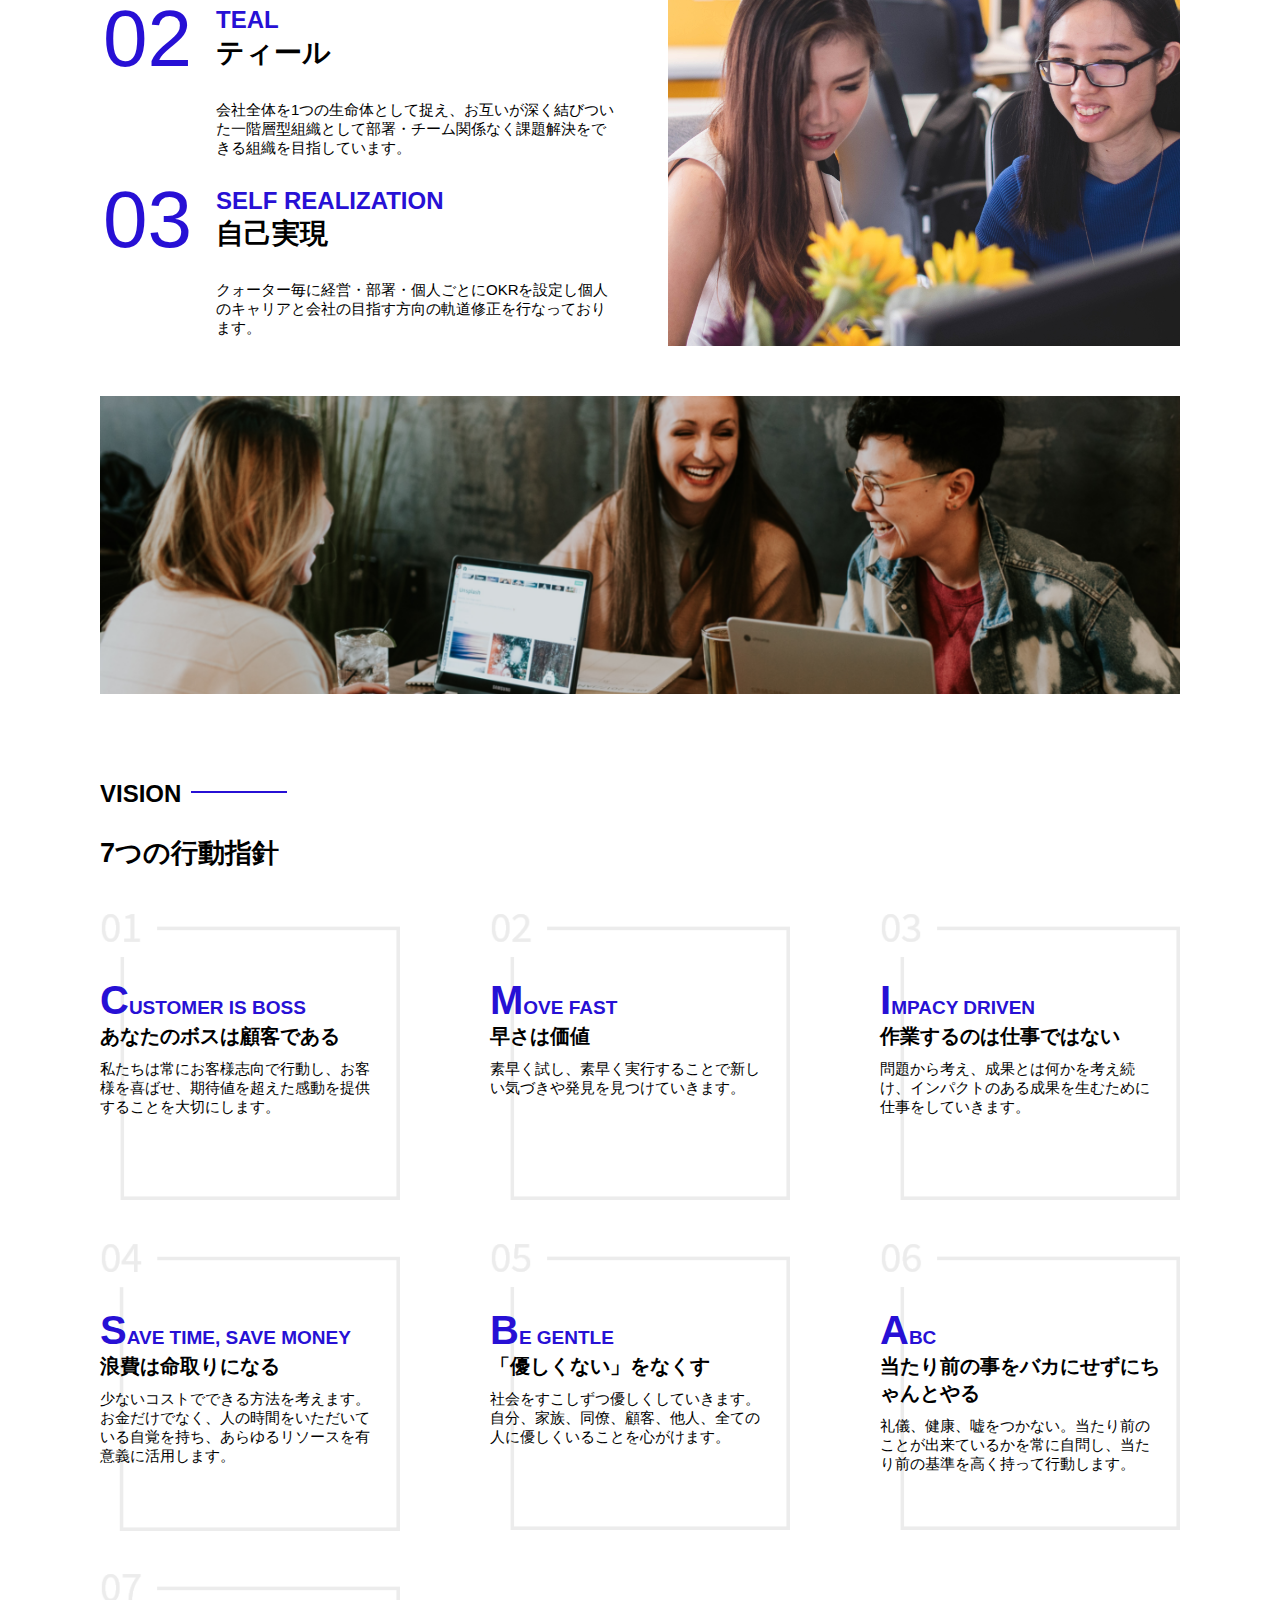
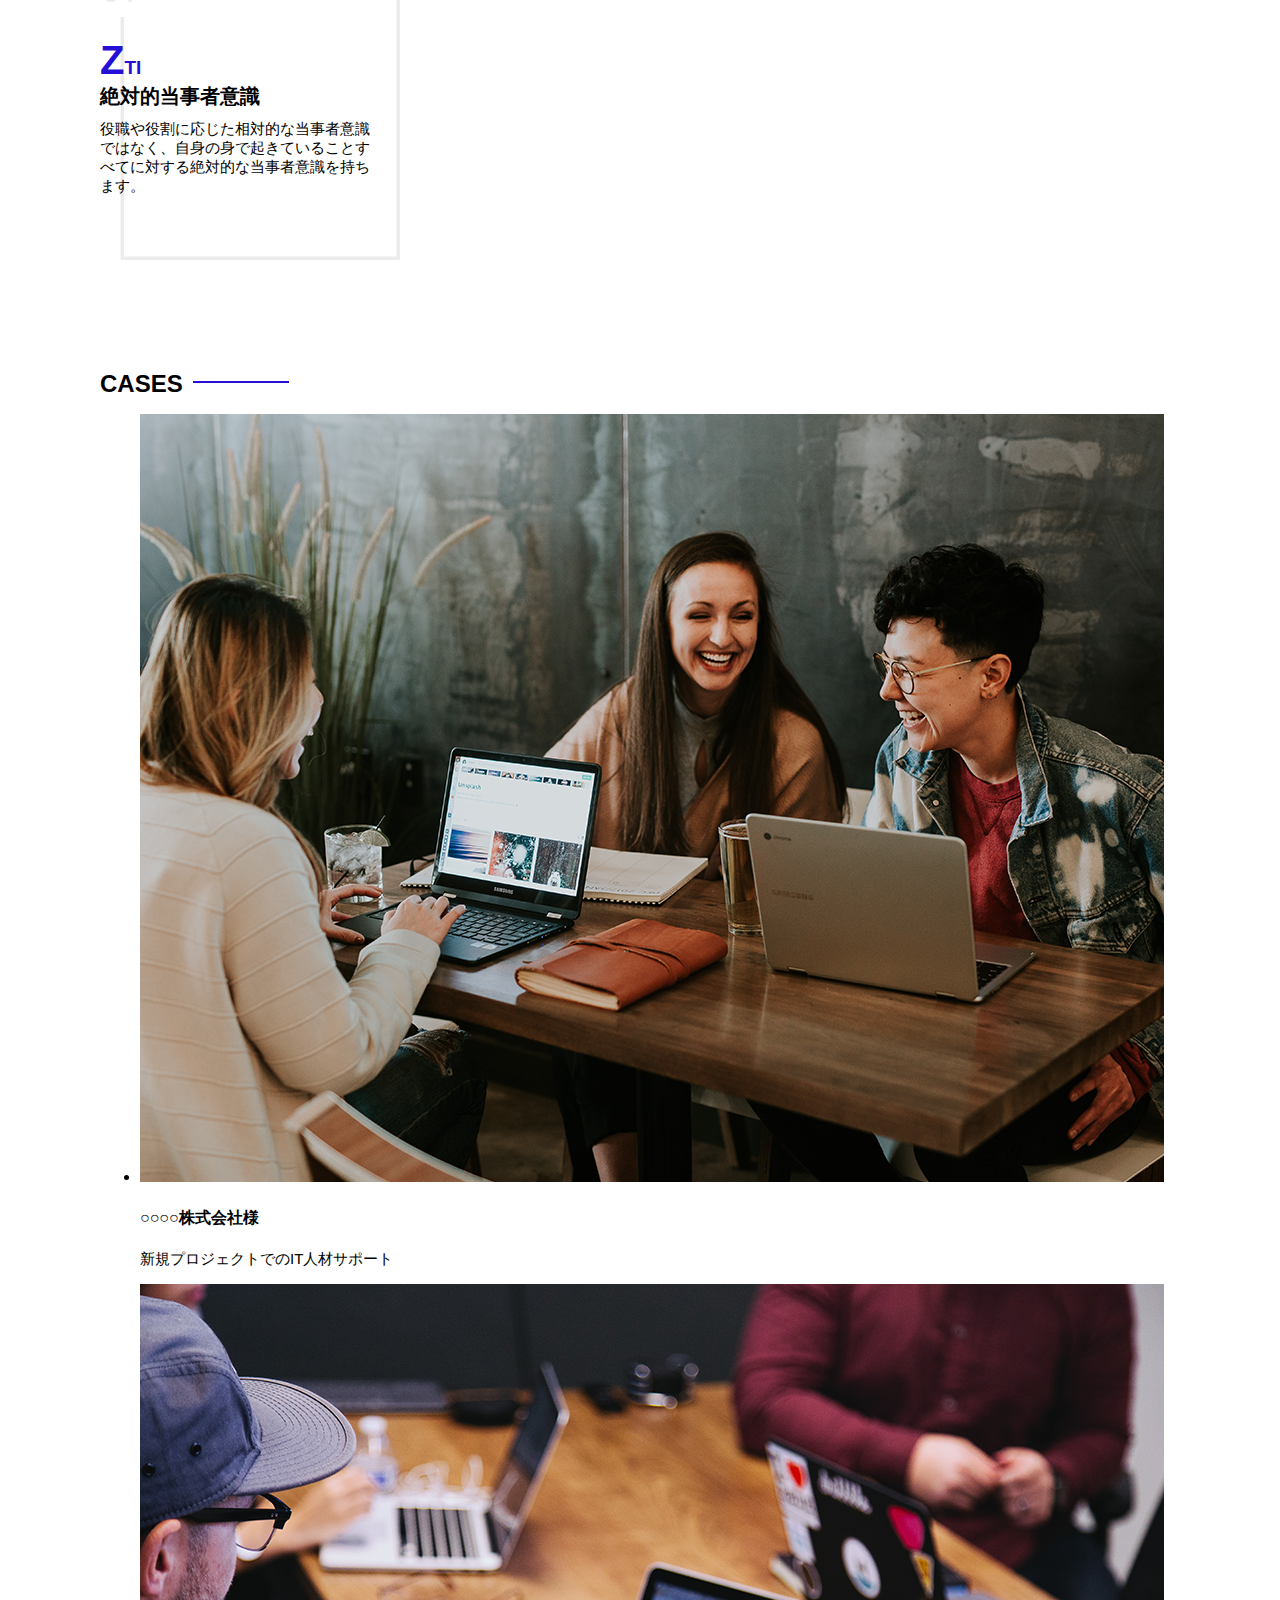
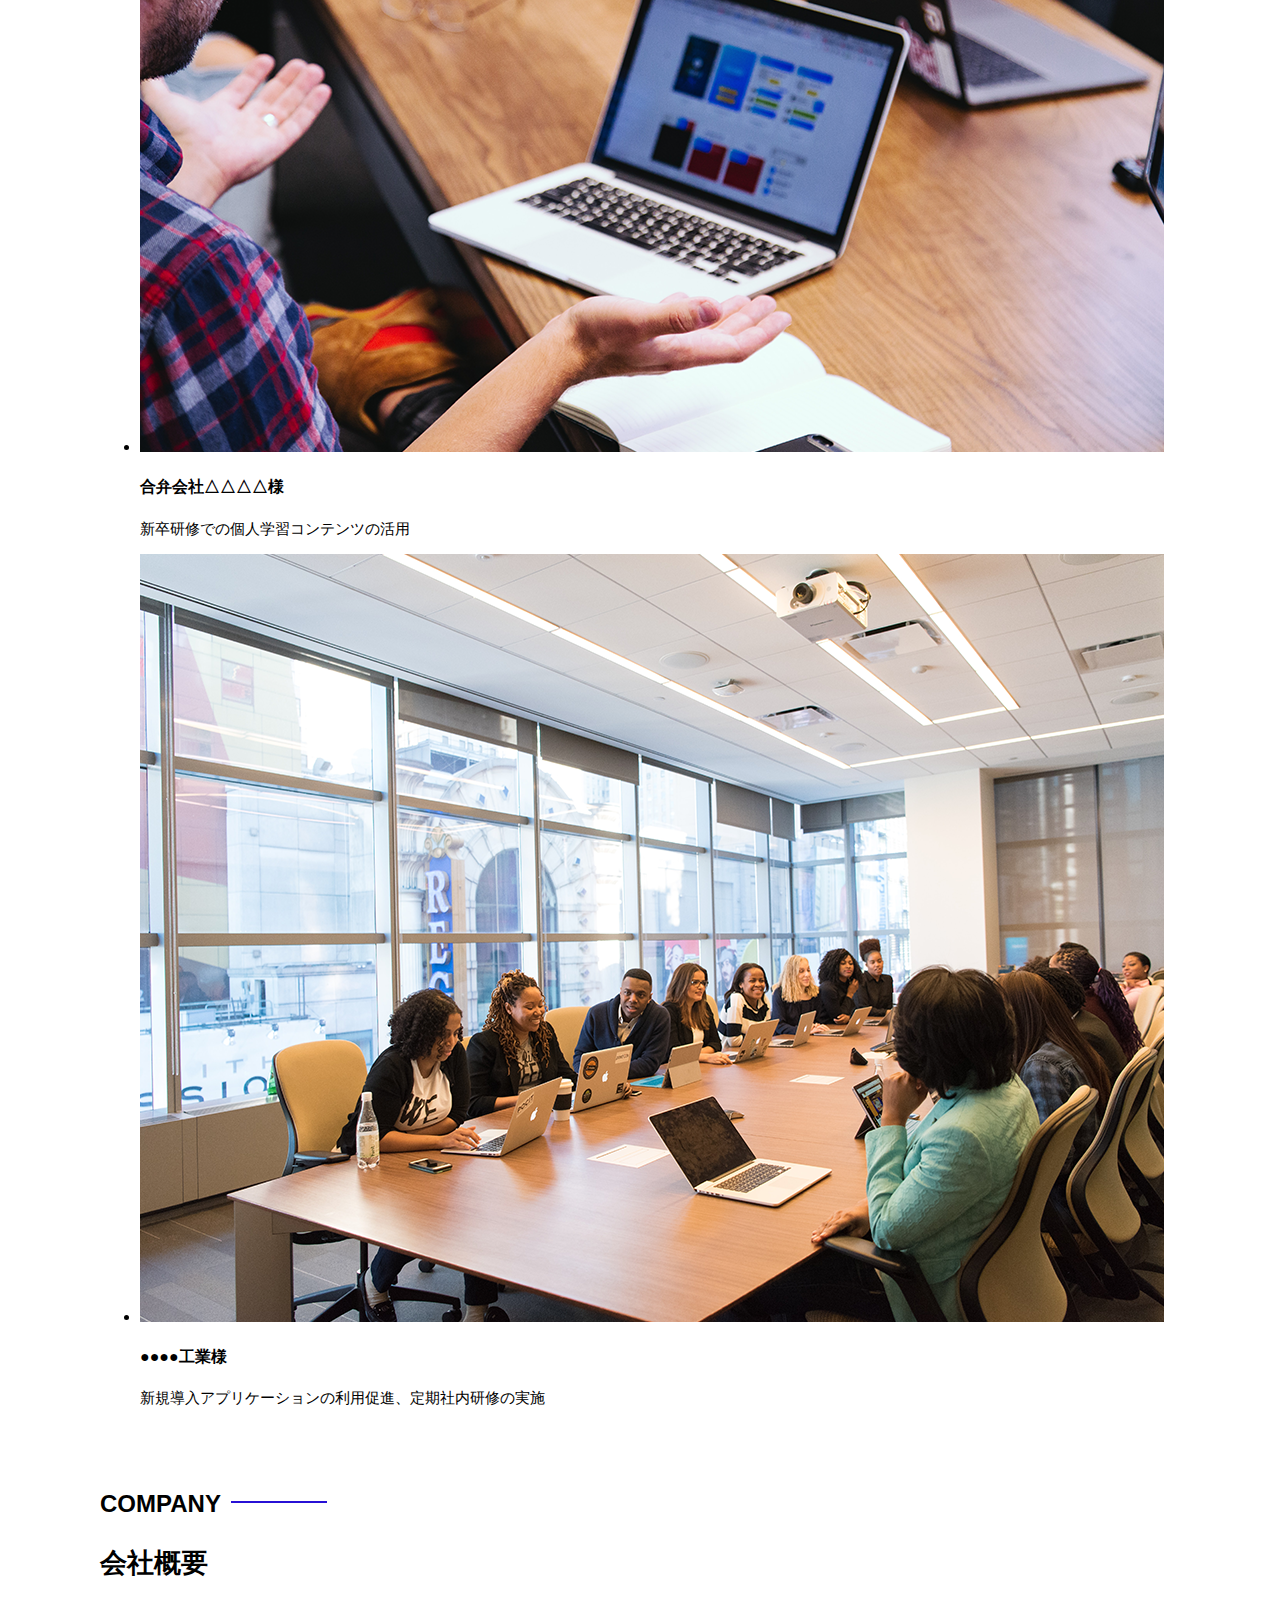
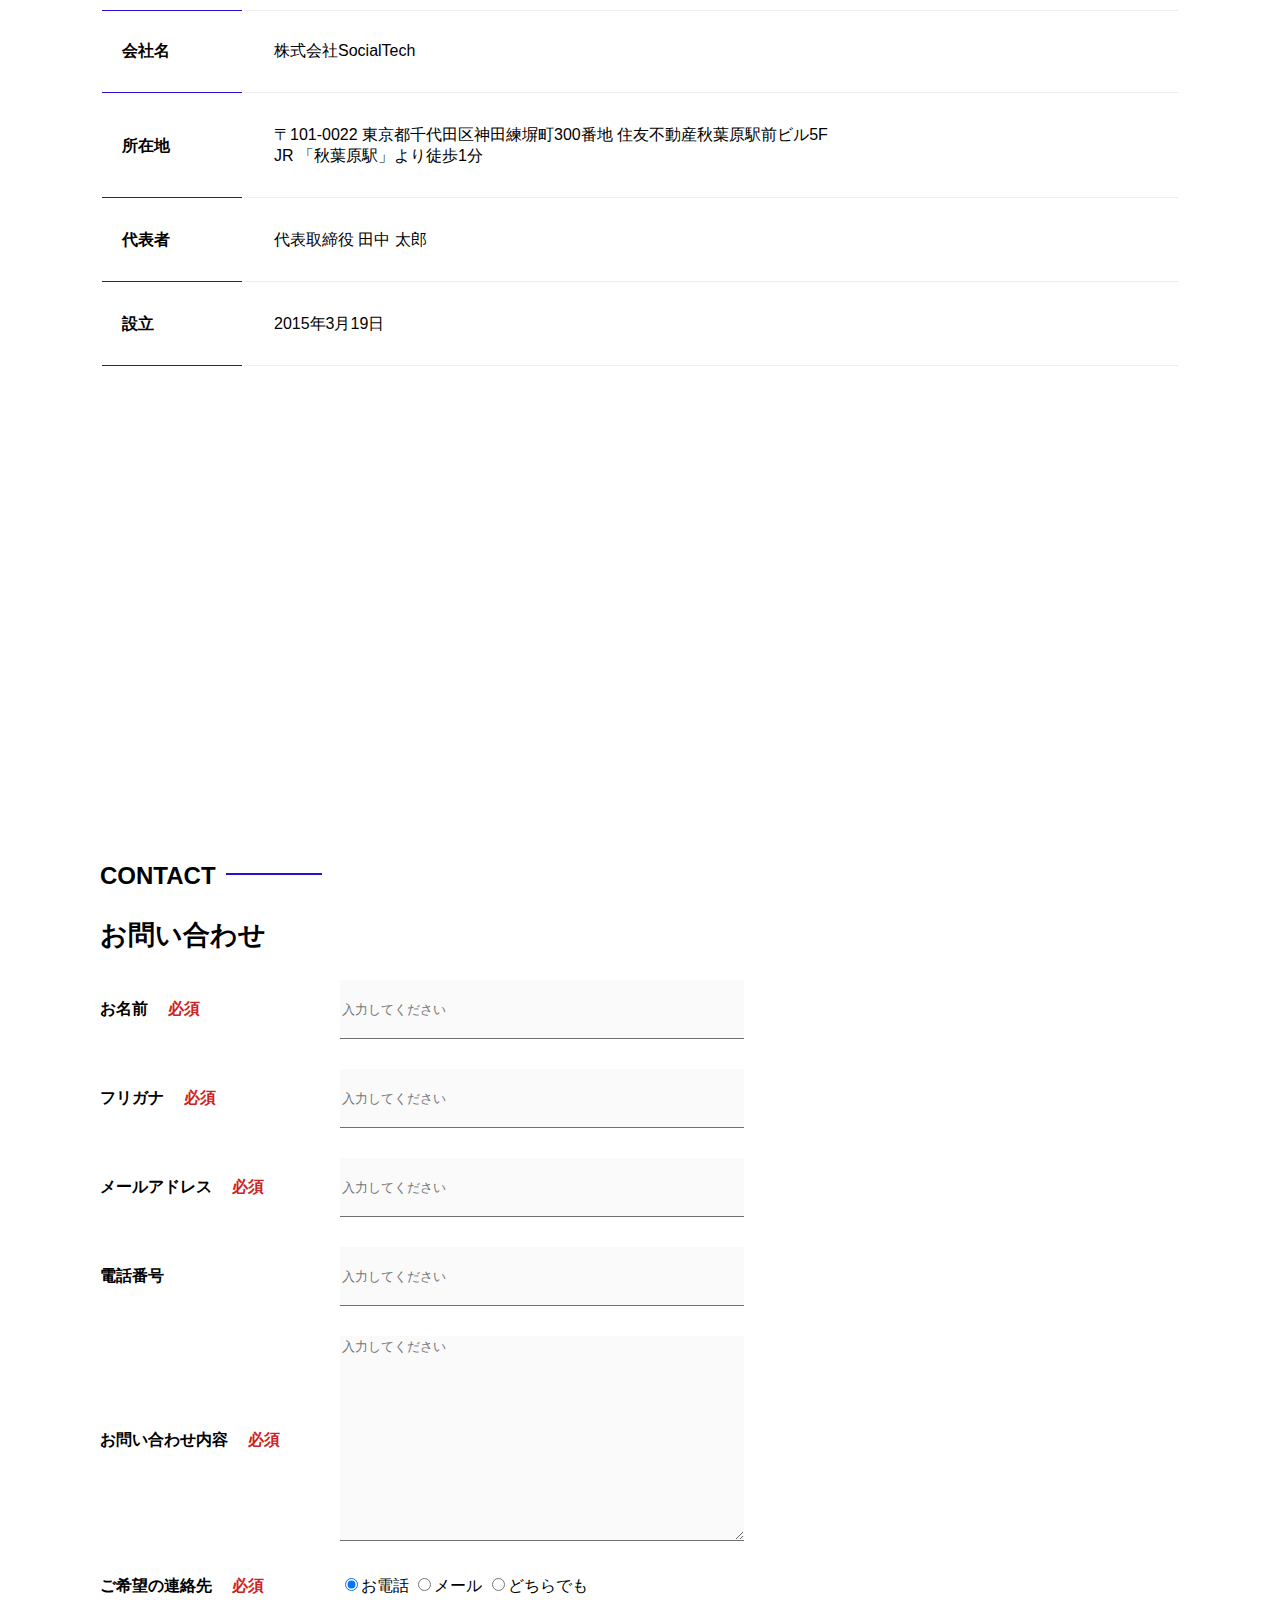
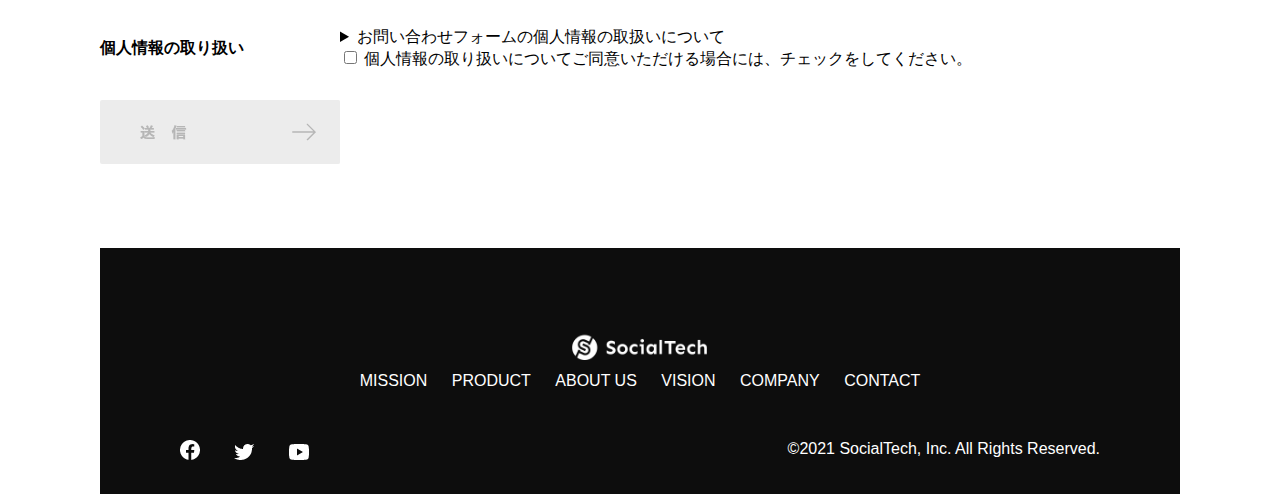
<file: kadai_tutorial_output/socialtech/index.html>
<!DOCTYPE html>
<html>

<head>
  <title>SocialTech</title>
  <meta charset="UTF-8">
  <meta name="description" content="SocialTechはEdTech業界のリーディングカンパニーを目指します。">
  <meta name="viewport" content="width=device-width, intial-scale=1.0">
  <link rel="stylesheet" href="style.css">
</head>

<body>
  <!-- ヘッダー -->
  <header>
    <!-- ロゴ -->
    <a href="index.html" id="logo"><img src="images/logo.png" alt="トップページに戻る"></a>

    <!-- PC用ナビゲーション -->
    <nav id="nav-pc">
      <a href="mission.html">MISSION</a>
      <a href="product.html">PRODUCT</a>
      <a href="index.html#aboutus">ABOUT US</a>
      <a href="index.html#vision">VISION</a>
      <a href="index.html#company">COMPANY</a>
      <a href="index.html#contact">CONTACT</a>
    </nav>
    <!-- スマホ用メニューボタン -->
    <img id="menu-sp" src="images/button-menu.png" alt="ナビゲーションを開く"
      onclick="document.getElementById('nav-sp').style.display = 'block'">
    <!-- onclick以降の””の中が、画像がクリックされたときのJavaScript処理。id="nav-sp"の要素の表示状態を"none"から"block"にして表示状態にさせている -->
    <!-- スマホ用ナビゲーション -->
    <nav id="nav-sp">
      <img id="close" src="images/button-close.png" alt="ナビゲーションを閉じる"
        onclick="document.getElementById('nav-sp').style.display = 'none'">
      <!-- ↑ ×ボタン画像をクリックするとスマホ用ナビゲーションが閉じられる -->
      <a id="logo-sp" href="index.html" onclick="document.getElementById('nav-sp').style.display = 'none'"><img
          src="images/logo-sp.png" alt="トップページに戻る"></a>
      <!-- ↑ SocialTechロゴ画像をクリックすると、トップページに戻る＋ハンバーガーメニューを閉じる処理がされる -->
      <a class="menu" href="mission.html" onclick="document.getElementById('nav-sp').style.display = 'none'">MISSION</a>
      <!-- メニュー各項目を表す。それぞれの項目をクリックすると各セクションページに遷移＋ハンバーガーメニューが閉じられる。 -->
      <a class="menu" href="product.html" onclick="document.getElementById('nav-sp').style.display = 'none'">PRODUCT</a>
      <a class="menu" href="index.html#aboutus"
        onclick="document.getElementById('nav-sp').style.desplay = 'none'">ABOUTUS</a>
      <a class="menu" href="index.html#vision"
        onclick="document.getElementById('nav-sp').style.desplay = 'none'">VISION</a>
      <a class="menu" href="index.html#company"
        onclick="document.getElementById('nav-sp').style.display = 'none'">COMPANY</a>
      <a class="menu" href="index.html#contact"
        onclick="document.getElementById('nav-sp').style.desplay = 'none'">CONTACT</a>
      <div id="sns">
        <a href="https://www.facebook.com/sejyuku2013"><img src="images/button-facebook.png" alt="FACEBOOKのリンク"></a>
        <a href="https://twitter.com/samuraijyuku"><img src="images/button-twitter.png" alt="Twitterのリンク"></a>
        <a href="https://www.youtube.com/channel/UCCFOQO5aDK0xXam4cUQXT8g"><img src="images/button-youtube.png"
            alt="YouTubeのリンク"></a>
      </div>
    </nav>
  </header>
  <main>
    <article>
      <!-- メインビジュアル -->
      <section id="main-visual">
        <div id="main-message">
          <h1>WORLD PEACE</h1>
          <p>IT教育で世界平和を実現する</p>
        </div>
        <img src="images/index/index-main.png" alt="PCの周りに集まる多国籍の仲間たち">
      </section>
      <!--ミッション-->
      <section id="mission">
        <h2 class="index-h2">MISSION</h2>
        <div id="mission-flex">
          <div>
            <img id="mission-photo" src="images/index/index-mission.png" alt="屋外のベンチで写真を撮影する多国籍の仲間たち">
            <h3>世界平和の実現</h3>
            <p>
              人類の悲願である世界平和。世界平和を脅かす様々な社会問題を解決するためには、イノベーションをどんどん起こしていく必要があります。SocialTechは、プログラミング教育を通してイノベーターを輩出することで、世界平和という大きなテーマに挑んでいきます。
            </p>
          </div>
          <div>
            <img id="s2dgs" src="images/index/s2dgs.png" alt="S2DGs">
            <h3>S2DGsの実現</h3>
            <p>国連が掲げる「Sustainable Development Goals (実現可能な開発目標)」に含まれる17つのグローバル目標のうち、以下の5つの目標の実現をミッションとしてサービスを展開しています。
            </p>
            <a href="mission.html">
              <img src="images/button-more.png" alt="もっとみる">
            </a>
          </div>
        </div>
      </section>
      <!-- プロダクト-->
      <section id="product">
        <h2 class="index-h2">PRODUCT</h2>
        <div>
          <div id="product-left">
            <div>
              <img class="product-photo" src="images/index/index-mantoman.png" alt="PCでコードを書く男性">
              <div class="product-explain">
                <span>MAN TO MAN</span>
                <h3>プログラミング教育</h3>
                <p>2013年より日本で祐逸の専門講師によるマンツーマンのプログラミングレッスンを開始。AI/人工知能やWEBデザインの学習も可能です。</p>
              </div>
            </div>
            <div>
              <img class="product-photo" src="images/index/index-career.png" alt="笑顔で話し合う2人の男性">
              <div class="product-explain">
                <span>CAREER</span>
                <h3>人材紹介事業</h3>
                <p>エンジニアへの転職に特化した履歴書や職務経歴書のアドバイスや面接対策を行い、豊富な求人の中から最適なキャリア選択を支援します。</p>
              </div>
            </div>
          </div>
          <div id="product-right">
            <div>
              <img class="product-photo" src="images/index/index-media.png" alt="スマートフォンを操作する人">
              <div class="product-explain">
                <span>MEDIA</span>
                <h3>プログラミング学習メディア</h3>
                <p>月間200万人に読まれる日本最大級のプログラミング学習サイト「SocialTech Blog」や「YouTubeチャンネルにて学習情報を発信しています。</p>
              </div>
            </div>
            <div>
              <img class="product-photo" src="images/index/index-b2b.png" alt="公演中の男性とそれを聴く人々">
              <div class="product-explain">
                <span>B2B</span>
                <h3>法人研修事業</h3>
                <p>社員のスキルアップ・資格取得・福利厚生を目的としたプログラミング法人研修。貴社の事業モデルに合わせた研修内容の提案を致します。</p>
              </div>
            </div>
          </div>
        </div>
        <div>
          <a id="product-more" href="product.html">
            <img src="images/button-more.png" alt="もっとみる">
          </a>
        </div>
      </section>
      <!--ABOUT US-->
      <section id="aboutus">
        <h2 class="index-h2">ABOUT US</h2>
        <h3>3つの組織文化</h3>
        <div>
          <table class="culture-table"><!--trはテーブル。tdはセルを表す。-->
            <tr>
              <td>
                <span class="culture-num">01</span>
              </td>
              <td>
                <span class="culture-en">FLEXIBLE</span>
                <span class="culture-jp">フレキシブル</span>
              </td>
            </tr>
            <tr>
              <td>
                <!--空のセル-->
              </td>
              <td>
                <p class="culture-description">
                  リモートワーク、フルフレックス、副業推奨など1人1人が最大限のパフォーマンスを発揮できる柔軟な働き方を推奨しています。
                </p>
              </td>
            </tr>
            <tr>
              <td>
                <span class="culture-num">02</span>
              </td>
              <td>
                <span class="culture-en">TEAL</span>
                <span class="culture-jp">ティール</span>
              </td>
            </tr>
            <tr>
              <td>
                <!--空のセル-->
              </td>
              <td>
                <p class="culture-description">
                  会社全体を1つの生命体として捉え、お互いが深く結びついた一階層型組織として部署・チーム関係なく課題解決をできる組織を目指しています。
                </p>
              </td>
            </tr>
            <tr>
              <td>
                <span class="culture-num">03</span>
              </td>
              <td>
                <span class="culture-en">SELF REALIZATION</span>
                <span class="culture-jp">自己実現</span>
              </td>
            </tr>
            <tr>
              <td>
                <!--空のセル-->
              </td>
              <td>
                <p class="culture-description">
                  クォーター毎に経営・部署・個人ごとにOKRを設定し個人のキャリアと会社の目指す方向の軌道修正を行なっております。
                </p>
              </td>
            </tr>
          </table>
          <img class="culture-img" src="images/index/index-aboutus1.png" alt="笑顔で話し合う2人の女性">
        </div>
        <img class="culture-img2" src="images/index/index-aboutus2.png" alt="笑顔で話し合う3人の男女">
      </section>
      <!-- VISSION -->
      <section id="vision">
        <h2 class="index-h2">VISION</h2>
        <h3>7つの行動指針</h3>
        <div>
          <div class="vision-box">
            <img src="images/index/vision-01.png" alt="01">
            <span>
              <h4>CUSTOMER IS BOSS</h4>
              <h5>あなたのボスは顧客である</h5>
              <p>私たちは常にお客様志向で行動し、お客様を喜ばせ、期待値を超えた感動を提供することを大切にします。</p>
            </span>
          </div>
          <div class="vision-box">
            <img src="images/index/vision-02.png" alt="02">
            <span>
              <h4>MOVE FAST</h4>
              <h5>早さは価値</h5>
              <p>素早く試し、素早く実行することで新しい気づきや発見を見つけていきます。</p>
            </span>
          </div>
          <div class="vision-box">
            <img src="images/index/vision-03.png" alt="03">
            <span>
              <h4>IMPACY DRIVEN</h4>
              <h5>作業するのは仕事ではない</h5>
              <p>問題から考え、成果とは何かを考え続け、インパクトのある成果を生むために仕事をしていきます。</p>
            </span>
          </div>
          <div class="vision-box">
            <img src="images/index/vision-04.png" alt="04">
            <span>
              <h4>SAVE TIME, SAVE MONEY</h4>
              <h5>浪費は命取りになる</h5>
              <p>少ないコストでできる方法を考えます。お金だけでなく、人の時間をいただいている自覚を持ち、あらゆるリソースを有意義に活用します。</p>
            </span>
          </div>
          <div class="vision-box">
            <img src="images/index/vision-05.png" alt="05">
            <span>
              <h4>BE GENTLE</h4>
              <h5>「優しくない」をなくす</h5>
              <p>社会をすこしずつ優しくしていきます。自分、家族、同僚、顧客、他人、全ての人に優しくいることを心がけます。</p>
            </span>
          </div>
          <div class="vision-box">
            <img src="images/index/vision-06.png" alt="06">
            <span>
              <h4>ABC</h4>
              <h5>当たり前の事をバカにせずにちゃんとやる</h5>
              <p>礼儀、健康、嘘をつかない。当たり前のことが出来ているかを常に自問し、当たり前の基準を高く持って行動します。</p>
            </span>
          </div>
          <div class="vision-box">
            <img src="images/index/vision-07.png" alt="07">
            <span>
              <h4>ZTI</h4>
              <h5>絶対的当事者意識</h5>
              <p>役職や役割に応じた相対的な当事者意識ではなく、自身の身で起きていることすべてに対する絶対的な当事者意識を持ちます。</p>
            </span>
          </div>
        </div>
      </section>
      <!-- CASES -->
      <section id="cases">
        <h2 class="index-h2">CASES</h2>
        <ul>
          <li class="case-card">
            <img class="case-img" src="images/index/case-1.png" alt="仲良く語り合う3人">
            <div class="case-info">
              <h4 class="case-name">○○○○株式会社様</h4>
              <p class="case-content">新規プロジェクトでのIT人材サポート</p>
            </div>
          </li>
          <li class="case-card">
            <img class="case-img" src="images/index/case-2.png" alt="PCでコンテンツを見る">
            <div class="case-info">
              <h4 class="case-name">合弁会社△△△△様</h4>
              <p class="case-content">新卒研修での個人学習コンテンツの活用</p>
            </div>
          </li>
          <li class="case-card">
            <img class="case-img" src="images/index/case-3.png" alt="社内研修中の会議室">
            <div class="case-info">
              <h4 class="case-name">●●●●工業様</h4>
              <p class="case-content">
                新規導入アプリケーションの利用促進、定期社内研修の実施
              </p>
            </div>
          </li>
        </ul>
      </section>
      <!-- COMPANY -->
      <section id="company">
        <h2 class="index-h2">COMPANY</h2>
        <h3>会社概要</h3>
        <table id="company-table">
          <tr>
            <th class="tableheader-first">会社名</th>
            <td class="cell-first">株式会社SocialTech</td>
          </tr>
          <tr>
            <th class="tableheader">所在地</th>
            <td class="cell">〒101-0022 東京都千代田区神田練塀町300番地 住友不動産秋葉原駅前ビル5F<br>JR 「秋葉原駅」より徒歩1分</td>
          </tr>
          <tr>
            <th class="tableheader">代表者</th>
            <td class="cell">代表取締役 田中 太郎</td>
          </tr>
          <tr>
            <th class="tableheader">設立</th>
            <td class="cell">2015年3月19日</td>
          </tr>
        </table>
        <iframe
          src="https://www.google.com/maps/embed?pb=!1m18!1m12!1m3!1d3240.0688551336807!2d139.7720776771055!3d35.69992317258124!2m3!1f0!2f0!3f0!3m2!1i1024!2i768!4f13.1!3m3!1m2!1s0x60188fee13660e23%3A0x77137876edf742ac!2z5L2P5Y-L5LiN5YuV55Sj56eL6JGJ5Y6f6aeF5YmN44OT44Or!5e0!3m2!1sja!2sjp!4v1704858013291!5m2!1sja!2sjp"
          style="border:0;" allowfullscreen="" loading="lazy">
        </iframe>
      </section>
      <!-- お問い合わせフォーム -->
      <section id="contact">
        <h2 class="index-h2">CONTACT</h2>
        <h3>お問い合わせ</h3>
        <form>
          <div>
            <div class="contact-heading">
              <label class="contact-label">お名前<span class="contact-span">必須</span></label>
            </div>
            <div>
              <input type="text" name="name" placeholder="入力してください" class="contact-textbox">
            </div> <!-- name="⚪︎⚪︎⚪︎"は、サーバーに送信されるときのデータ名。-->
          </div>
          <div>
            <div class="contact-heading">
              <label class="contact-label">フリガナ<span class="contact-span">必須</span></label>
            </div>
            <div>
              <input type="texxt" name="hurigana" placeholder="入力してください" class="contact-textbox">
            </div>
          </div>
          <div>
            <div class="contact-heading">
              <label class="contact-label">メールアドレス<span class="contact-span">必須</span></label>
            </div>
            <div>
              <input type="text" name="email" placeholder="入力してください" class="contact-textbox">
            </div>
          </div>
          <div>
            <div class="contact-heading">
              <label class="contact-label">電話番号</label>
            </div>
            <div>
              <input type="text" name="tel" placeholder="入力してください" class="contact-textbox">
            </div>
          </div>
          <div>
            <div class="contact-heading">
              <label class="contact-label">お問い合わせ内容<span class="contact-span">必須</span></label>
            </div>
            <div>
              <textarea class="contact-textarea" placeholder="入力してください" name="message"></textarea>
            </div>
          </div>
          <div>
            <div class="contact-heading">
              <label class="contact-label">ご希望の連絡先<span class="contact-span">必須</span></label>
            </div>
            <div>
              <input class="radiobutton" type="radio" value="tel" name="contact" checked><label>お電話</label>
              <input class="radiobutton" type="radio" value="mail" name="contact"><label>メール</label>
              <input class="radiobutton" type="radio" value="both" name="contact"><label>どちらでも</label>
            </div>
            <!-- type="radio"：ラジオボタン（1つしか選べない）を意味する。-->
            <!-- name="contact"：すべてのラジオボタンが同じグループであることを表す。（どれか1つのみ選択可能）。-->
            <!-- value="⚪︎⚪︎⚪︎"：送信時にサーバーに渡る値。※「お電話」を選んだ場合は、contact=tel が送信される。-->
            <!-- checked：デフォルトで「お電話」が選ばれている状態になる。-->
          </div>
          <div>
            <div class="contact-heading">
              <label class="contact-label">個人情報の取り扱い</label>
            </div>
            <div>
              <details> <!-- <details>：クリックで開閉できる折りたたみ要素。-->
                <summary>お問い合わせフォームの個人情報の取扱いについて</summary>
                <div>
                  <span>1. 組織の名称又は氏名</span><br>
                  株式会社SocialTech<br><br>
                  <span>2. 個人情報保護管理者（若しくはその代理人）の氏名又は職名、所属及び連絡先
                    鈴木 一郎 コーポレート部</span><br>
                  メールアドレ:samurai@example.com<br>
                  TEL:03-1234-5678<br>
                  <span>3. 個人情報の利用目的</span><br>
                  ・本サービス及び本サービスに関連する情報の提供又はそれらに関する連絡のため<br>
                  ・ユーザーの本人確認のため<br>
                  ・当社のサービスのご案内のため<br>
                  ・当社の商品等の広告または宣伝（電子メールによるものを含むものとします。）<br><br>
                  <span>4. 個人情報の取り扱い業務の委託</span><br>
                  個人情報の取扱業務の全部または一部を外部に業務委託する場合があります。<br>
                  その際、弊社は、個人情報を適切に保護できる管理体制を敷き実行している事を条件として<br>
                  委託先を厳選したうえで、機密保持契約を委託先と締結し、お客様の個人情報を厳密に管理させます。<br><br>
                  <span>5. 個人情報の開示等の請求</span><br>
                  お客様は、弊社に対してご自身の個人情報の開示等（利用目的の通知、開示、内容の訂正・追加・削除、利用の停止または消去、第三者への提供の停止）に関して、当社問合わせ窓口に申し出ることができます。<br>
                  その際、弊社はお客様ご本人を確認させていただいたうえで、合理的な期間内に対応いたします。<br><br>
                  なお、個人情報に関する弊社問合わせ先は、次の通りです。<br><br>
                  株式会社SocialTech 個人情報問合わせ窓口<br>
                  〒101-0022 東京都千代田区神田練塀町300番地 住友不動産秋葉原駅前ビル5F<br>
                  メールアドレス:samurai@example.com TEL:03-1234-5678<br><br>
                  <span>6. 個人情報を提供されることの任意性について</span><br><br>
                  お客様がご自身の個人情報を弊社に提供されるか否かは、お客様のご判断によりますが、もしご提供されない場合には、適切なサービスが提供できない場合がありますので予めご了承ください。
                </div>
              </details>
              <input type="checkbox" name="agree">
              <span>個人情報の取り扱いについてご同意いただける場合には、チェックをしてください。</span>
            </div>
          </div>
          <input type="image" src="images/button-submit.png" alt="送信する">
        </form><!-- input type="image":画像で送信ボタンを作成。-->
      </section>
    </article>
    <footer>
      <div id="footer logo">
        <img src="images/logo-sp.png" alt="SocialTech">
      </div>
      <div id="footer-link">
        <a href="mission.html">MISSION</a>
        <a href="product.html">PRODUCT</a>
        <a href="index.html#aboutus">ABOUT US</a>
        <a href="index.html#vision">VISION</a>
        <a href="index.html#company">COMPANY</a>
        <a href="index.html#contact">CONTACT</a>
      </div>
      <div id="sns-footer">
        <a href="https://www.facebook.com/sejuku2013"><img src="images/button-facebook.png" alt="Facebookのリンク"></a>
        <a href="https://twitter.com/samuraijuku"><img src="images/button-twitter.png" alt="Twitterのリンク"></a>
        <a href="https://www.youtube.com/channel/UCCFOQO5aDK0xXam4cUQXT8g"><img src="images/button-youtube.png"
            alt="YouTubeのリンク"></a>
        <span id="copyright">&copy;2021 SocialTech, Inc. All Rights Reserved. </span>
      </div> <!-- &copy;はマルシー-->
    </footer>
  </main>

</body>

</html>
</file>
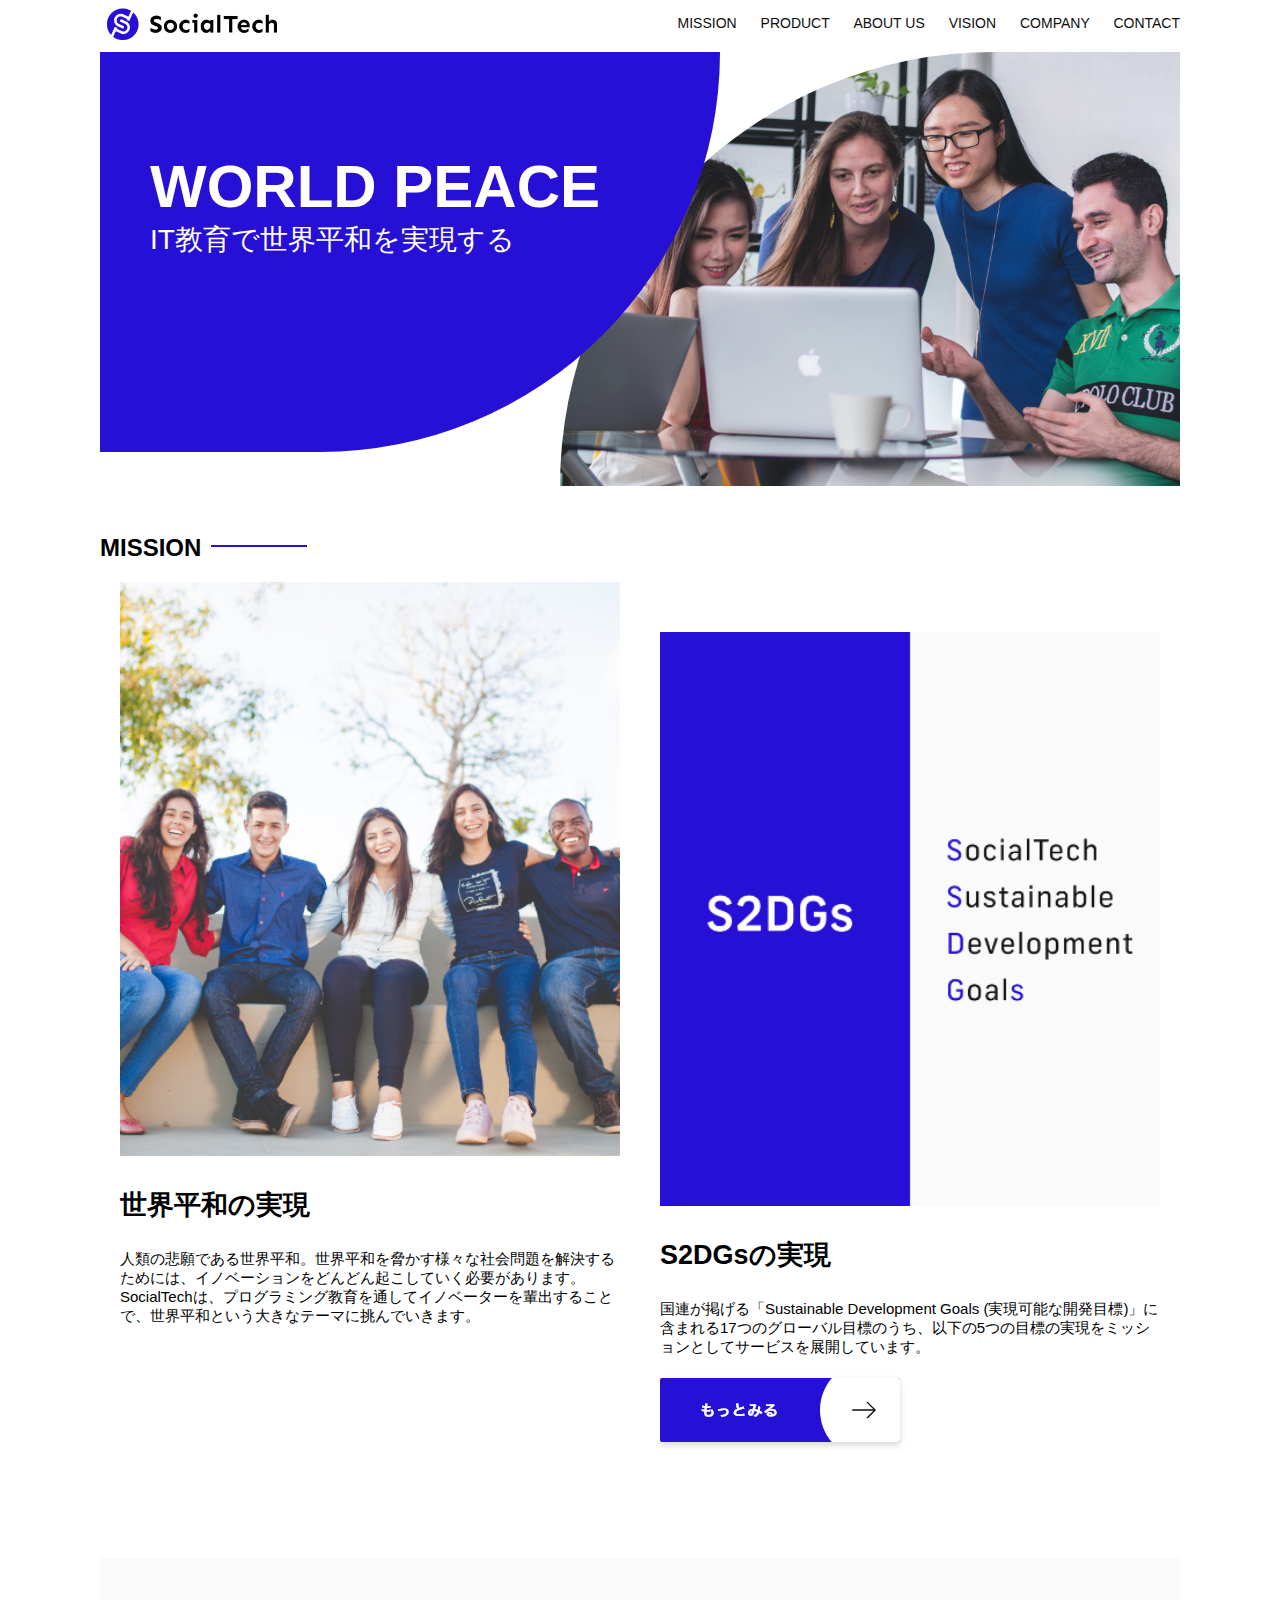
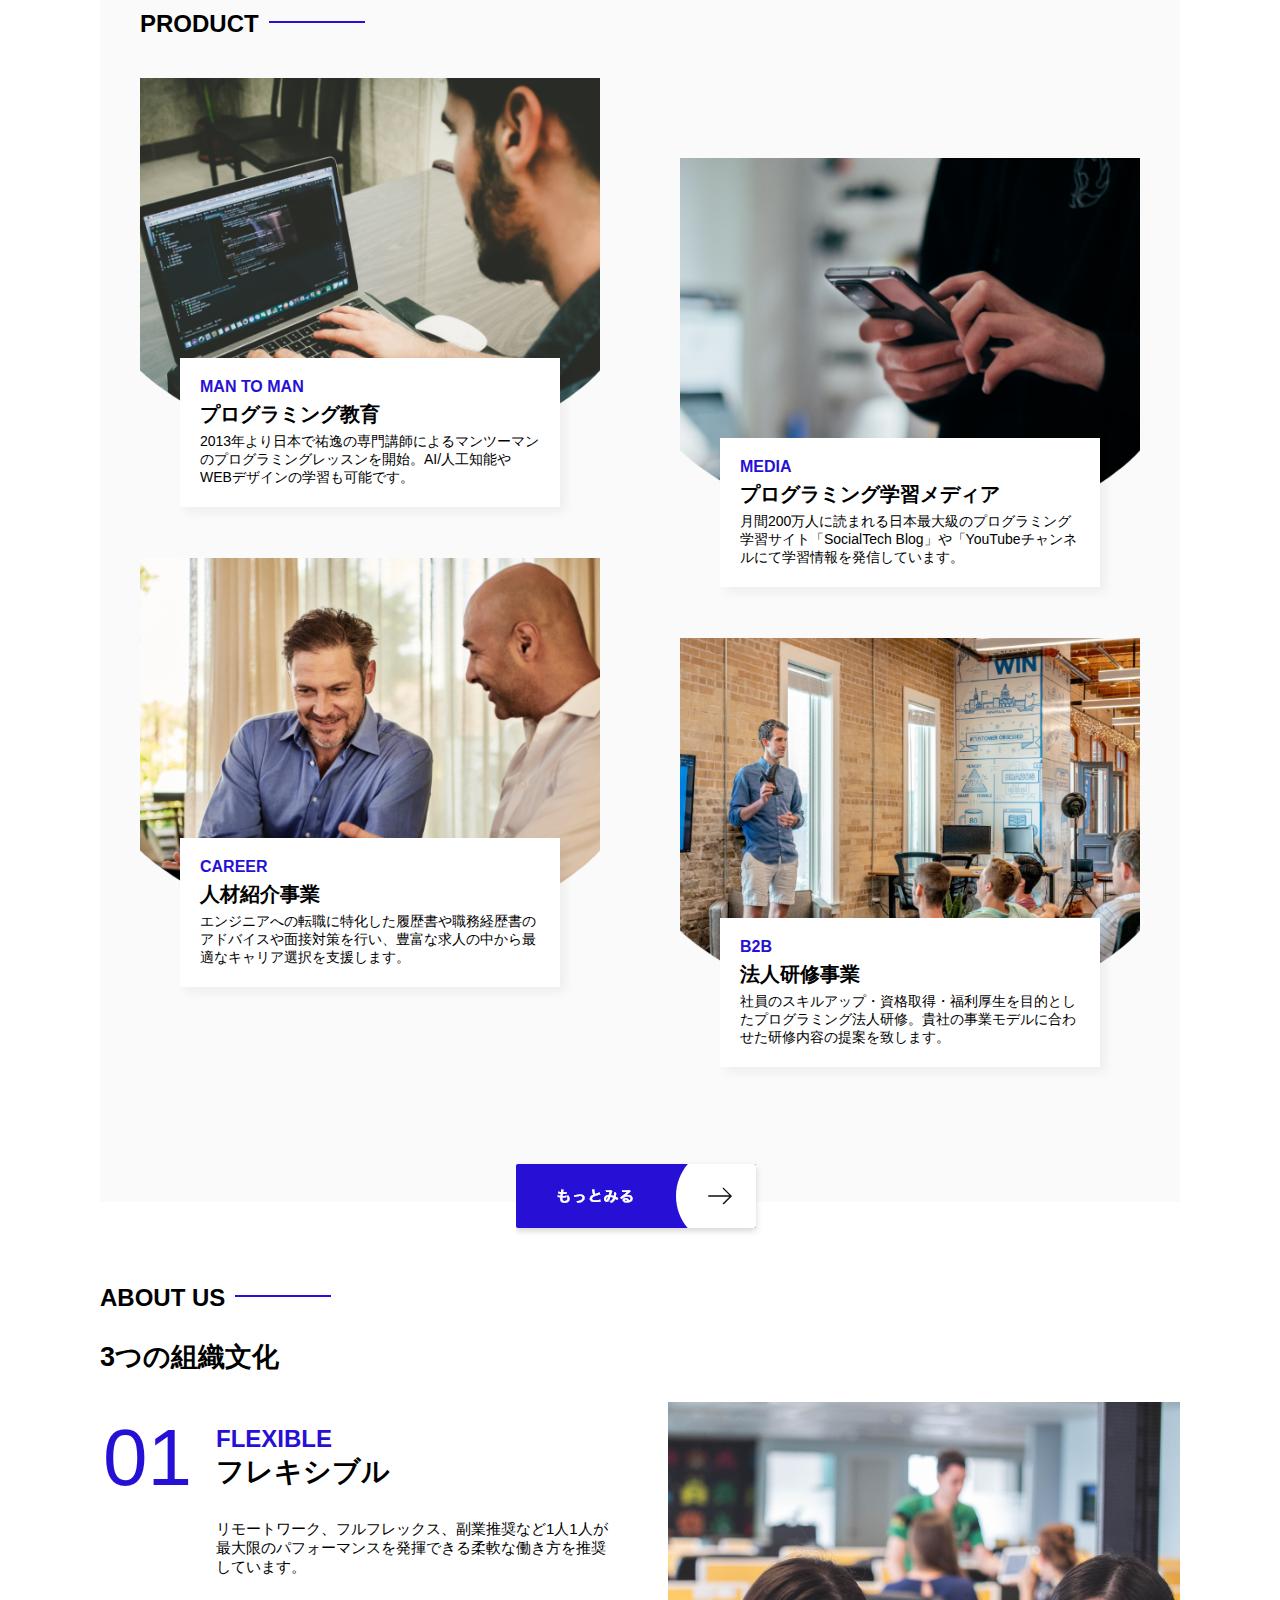
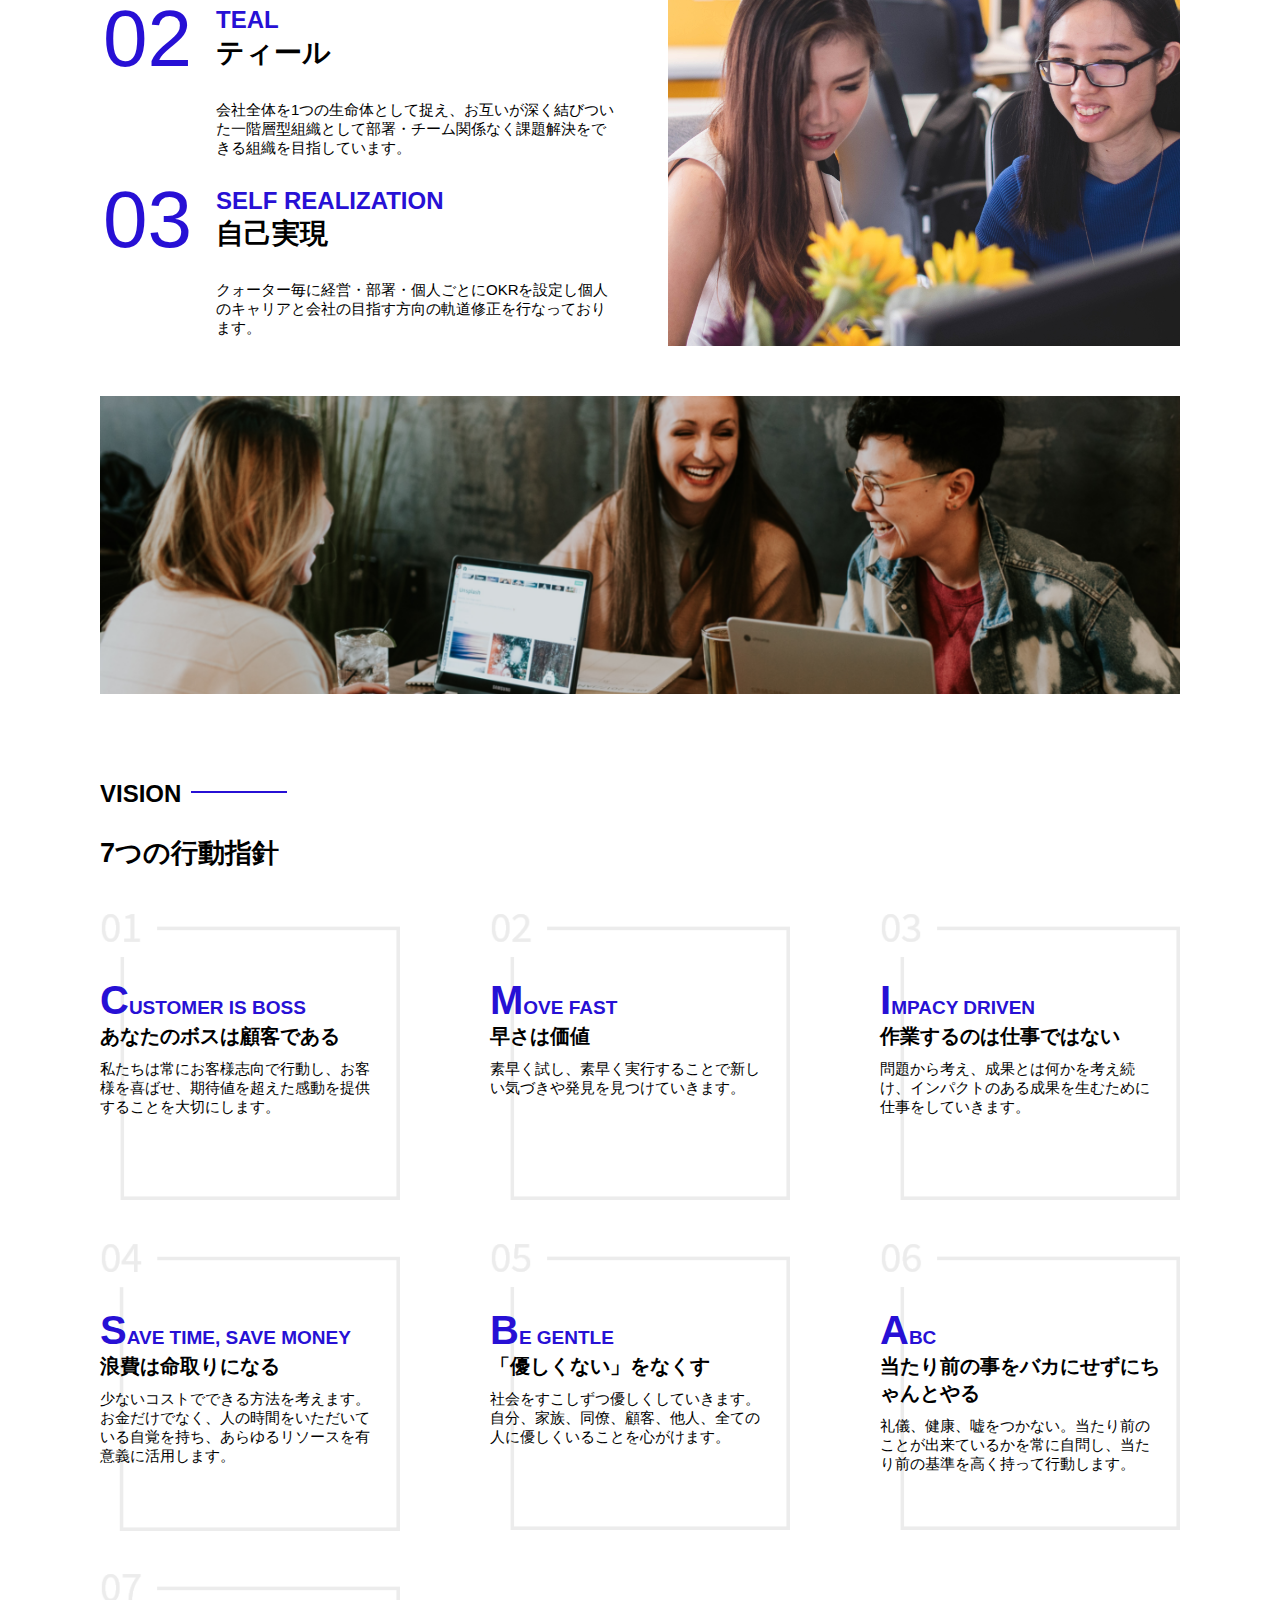
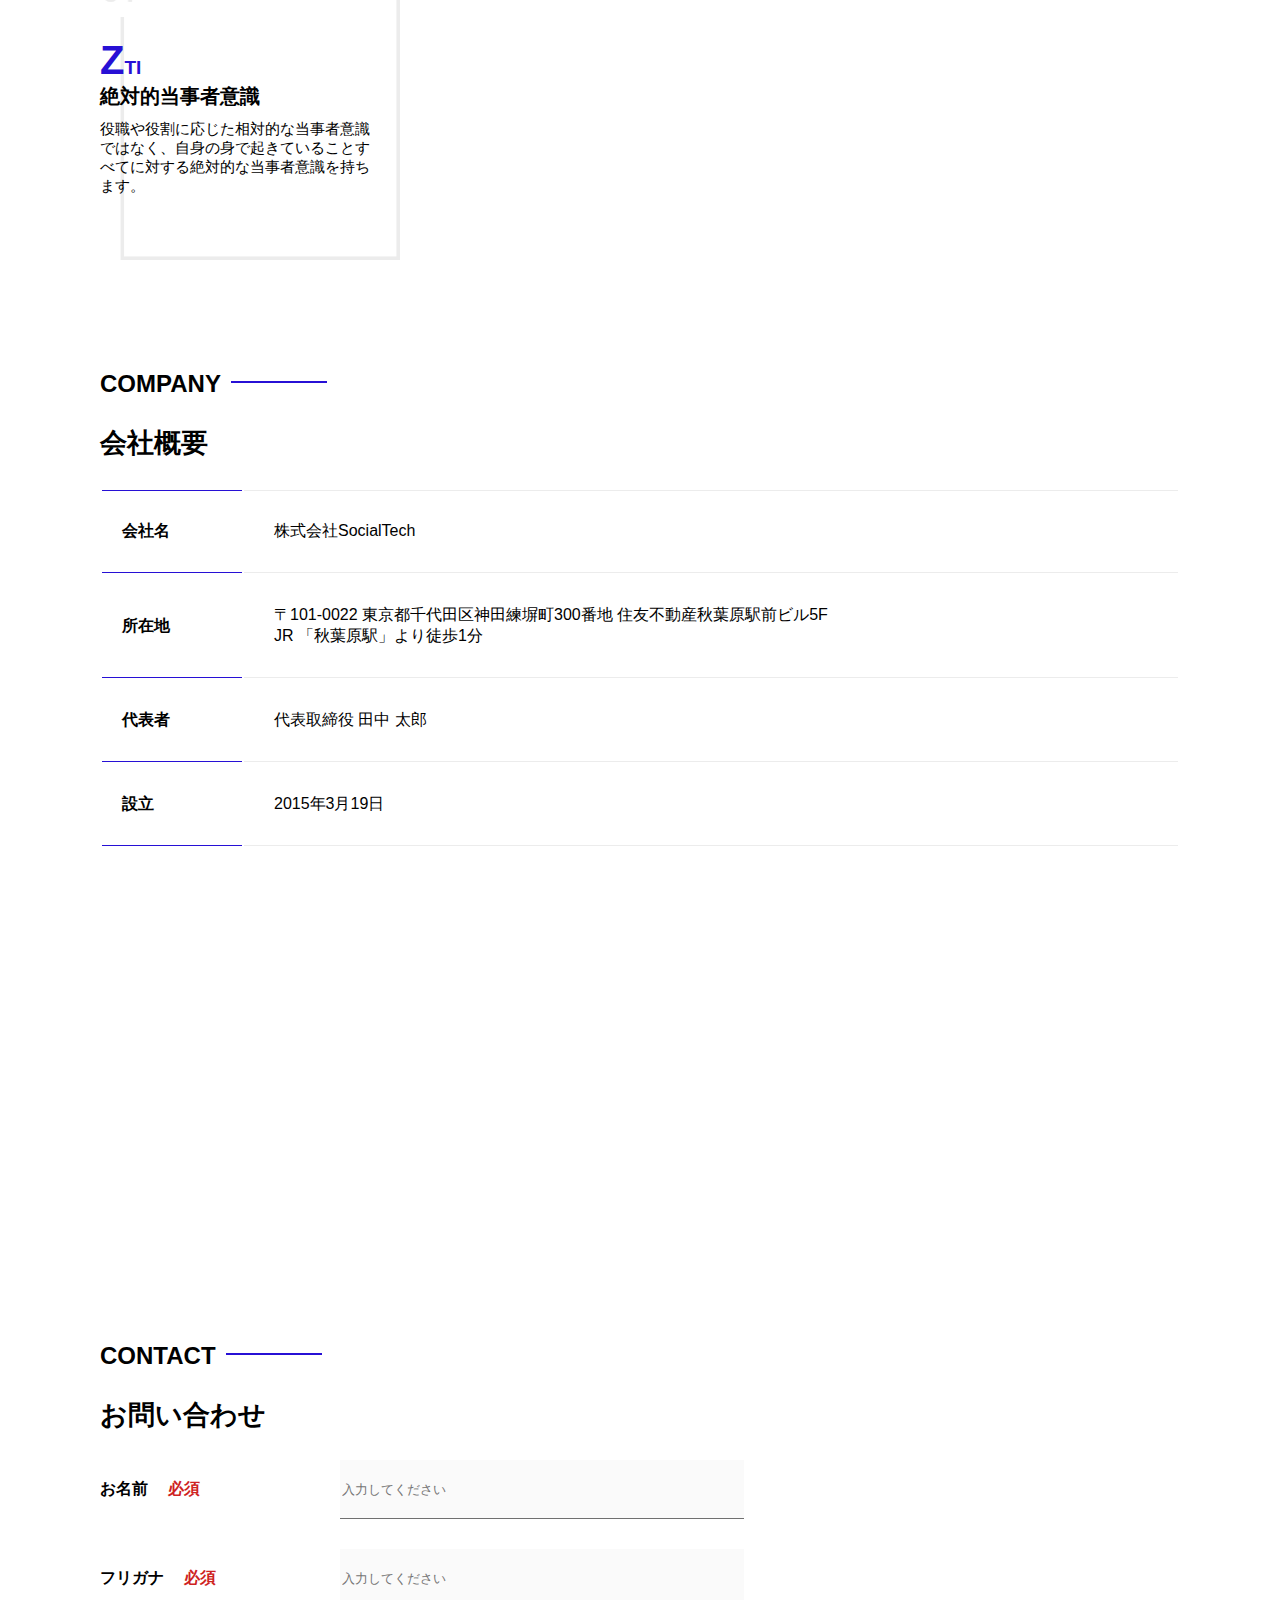
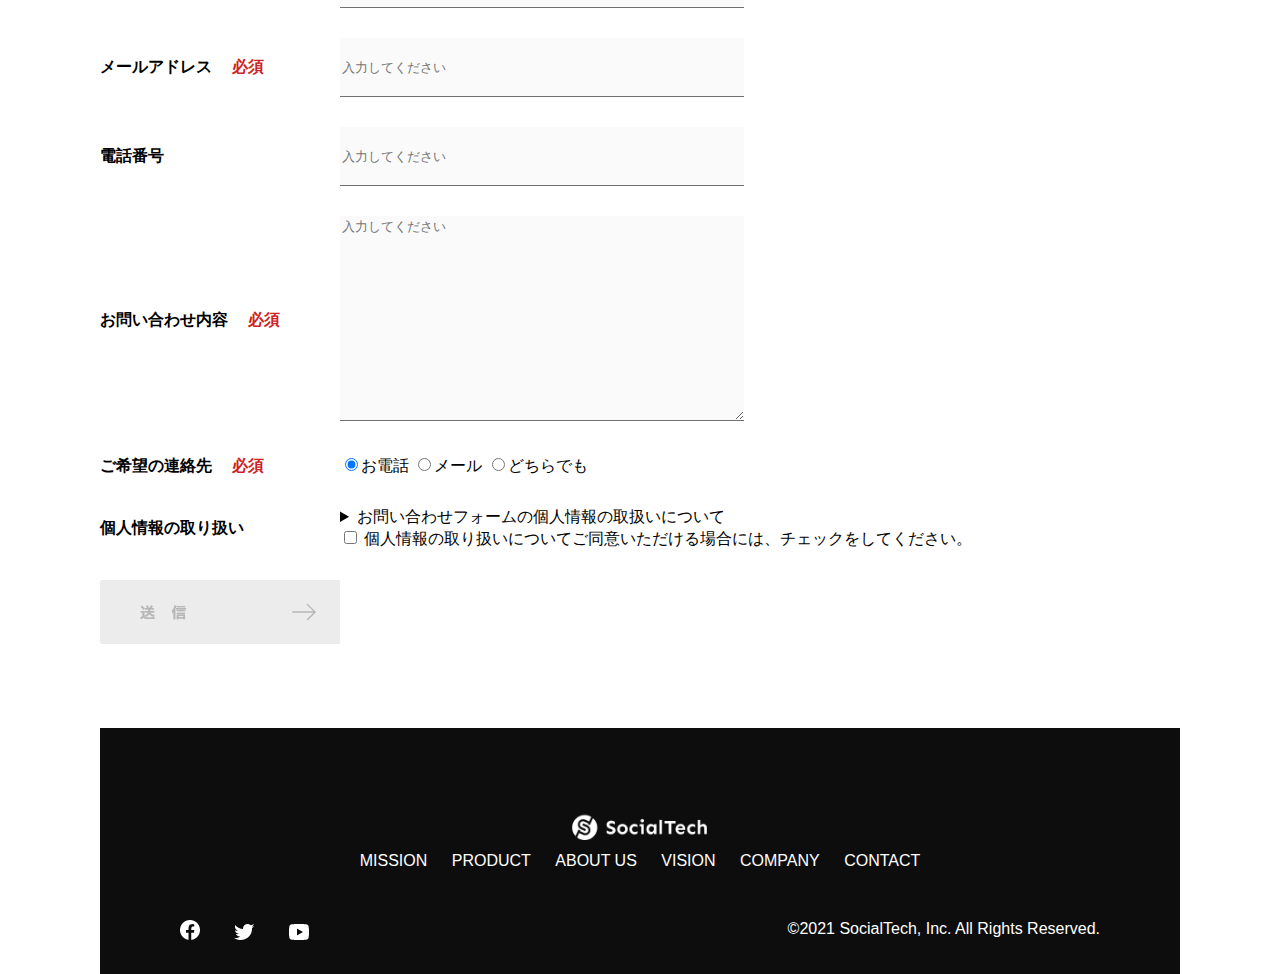
<file: kadai_tutorial_output/kadai_tutorial_output/socialtech/index.html>
<!DOCTYPE html>
<html>

<head>
  <title>SocialTech</title>
  <meta charset="UTF-8">
  <meta name="description" content="SocialTechはEdTech業界のリーディングカンパニーを目指します。">
  <meta name="viewport" content="width=device-width, initial-scale=1.0">
  <link rel="stylesheet" href="style.css">
</head>

<body>
  <!-- ヘッダー -->
  <header>
    <!-- ロゴ -->
    <a href="index.html" id="logo"><img src="images/logo.png" alt="トップページに戻る"></a>

    <!-- PC用ナビゲーション -->
    <nav id="nav-pc">
      <a href="mission.html">MISSION</a>
      <a href="product.html">PRODUCT</a>
      <a href="index.html#aboutus">ABOUT US</a>
      <a href="index.html#vision">VISION</a>
      <a href="index.html#company">COMPANY</a>
      <a href="index.html#contact">CONTACT</a>
    </nav>
    <!-- スマホ用メニューボタン -->
    <img id="menu-sp" src="images/button-menu.png" alt="ナビゲーションを開く"
      onclick="document.getElementById('nav-sp').style.display = 'block'">
    <!-- onclick以降の””の中が、画像がクリックされたときのJavaScript処理。id="nav-sp"の要素の表示状態を"none"から"block"にして表示状態にさせている -->
    <!-- スマホ用ナビゲーション -->
    <nav id="nav-sp">
      <img id="close" src="images/button-close.png" alt="ナビゲーションを閉じる"
        onclick="document.getElementById('nav-sp').style.display = 'none'">
      <!-- ↑ ×ボタン画像をクリックするとスマホ用ナビゲーションが閉じられる -->
      <a id="logo-sp" href="index.html" onclick="document.getElementById('nav-sp').style.display = 'none'"><img
          src="images/logo-sp.png" alt="トップページに戻る"></a>
      <!-- ↑ SocialTechロゴ画像をクリックすると、トップページに戻る＋ハンバーガーメニューを閉じる処理がされる -->
      <a class="menu" href="mission.html" onclick="document.getElementById('nav-sp').style.display = 'none'">MISSION</a>
      <!-- メニュー各項目を表す。それぞれの項目をクリックすると各セクションページに遷移＋ハンバーガーメニューが閉じられる。 -->
      <a class="menu" href="product.html" onclick="document.getElementById('nav-sp').style.display = 'none'">PRODUCT</a>
      <a class="menu" href="index.html#aboutus"
        onclick="document.getElementById('nav-sp').style.display = 'none'">ABOUTUS</a>
      <a class="menu" href="index.html#vision"
        onclick="document.getElementById('nav-sp').style.display = 'none'">VISION</a>
      <a class="menu" href="index.html#company"
        onclick="document.getElementById('nav-sp').style.display = 'none'">COMPANY</a>
      <a class="menu" href="index.html#contact"
        onclick="document.getElementById('nav-sp').style.display = 'none'">CONTACT</a>
      <div id="sns">
        <a href="https://www.facebook.com/sejyuku2013"><img src="images/button-facebook.png" alt="FACEBOOKのリンク"></a>
        <a href="https://twitter.com/samuraijyuku"><img src="images/button-twitter.png" alt="Twitterのリンク"></a>
        <a href="https://www.youtube.com/channel/UCCFOQO5aDK0xXam4cUQXT8g"><img src="images/button-youtube.png"
            alt="YouTubeのリンク"></a>
      </div>
    </nav>
  </header>
  <main>
    <article>
      <!-- メインビジュアル -->
      <section id="main-visual">
        <div id="main-message">
          <h1>WORLD PEACE</h1>
          <p>IT教育で世界平和を実現する</p>
        </div>
        <img src="images/index/index-main.png" alt="PCの周りに集まる多国籍の仲間たち">
      </section>
      <!--ミッション-->
      <section id="mission">
        <h2 class="index-h2">MISSION</h2>
        <div id="mission-flex">
          <div>
            <img id="mission-photo" src="images/index/index-mission.png" alt="屋外のベンチで写真を撮影する多国籍の仲間たち">
            <h3>世界平和の実現</h3>
            <p>
              人類の悲願である世界平和。世界平和を脅かす様々な社会問題を解決するためには、イノベーションをどんどん起こしていく必要があります。SocialTechは、プログラミング教育を通してイノベーターを輩出することで、世界平和という大きなテーマに挑んでいきます。
            </p>
          </div>
          <div>
            <img id="s2dgs" src="images/index/s2dgs.png" alt="S2DGs">
            <h3>S2DGsの実現</h3>
            <p>国連が掲げる「Sustainable Development Goals (実現可能な開発目標)」に含まれる17つのグローバル目標のうち、以下の5つの目標の実現をミッションとしてサービスを展開しています。
            </p>
            <a href="mission.html">
              <img src="images/button-more.png" alt="もっとみる">
            </a>
          </div>
        </div>
      </section>
      <!-- プロダクト-->
      <section id="product">
        <h2 class="index-h2">PRODUCT</h2>
        <div>
          <div id="product-left">
            <div>
              <img class="product-photo" src="images/index/index-mantoman.png" alt="PCでコードを書く男性">
              <div class="product-explain">
                <span>MAN TO MAN</span>
                <h3>プログラミング教育</h3>
                <p>2013年より日本で祐逸の専門講師によるマンツーマンのプログラミングレッスンを開始。AI/人工知能やWEBデザインの学習も可能です。</p>
              </div>
            </div>
            <div>
              <img class="product-photo" src="images/index/index-career.png" alt="笑顔で話し合う2人の男性">
              <div class="product-explain">
                <span>CAREER</span>
                <h3>人材紹介事業</h3>
                <p>エンジニアへの転職に特化した履歴書や職務経歴書のアドバイスや面接対策を行い、豊富な求人の中から最適なキャリア選択を支援します。</p>
              </div>
            </div>
          </div>
          <div id="product-right">
            <div>
              <img class="product-photo" src="images/index/index-media.png" alt="スマートフォンを操作する人">
              <div class="product-explain">
                <span>MEDIA</span>
                <h3>プログラミング学習メディア</h3>
                <p>月間200万人に読まれる日本最大級のプログラミング学習サイト「SocialTech Blog」や「YouTubeチャンネルにて学習情報を発信しています。</p>
              </div>
            </div>
            <div>
              <img class="product-photo" src="images/index/index-b2b.png" alt="公演中の男性とそれを聴く人々">
              <div class="product-explain">
                <span>B2B</span>
                <h3>法人研修事業</h3>
                <p>社員のスキルアップ・資格取得・福利厚生を目的としたプログラミング法人研修。貴社の事業モデルに合わせた研修内容の提案を致します。</p>
              </div>
            </div>
          </div>
        </div>
        <div>
          <a id="product-more" href="product.html">
            <img src="images/button-more.png" alt="もっとみる">
          </a>
        </div>
      </section>
      <!--ABOUT US-->
      <section id="aboutus">
        <h2 class="index-h2">ABOUT US</h2>
        <h3>3つの組織文化</h3>
        <div>
          <table class="culture-table"><!--trはテーブル。tdはセルを表す。-->
            <tr>
              <td>
                <span class="culture-num">01</span>
              </td>
              <td>
                <span class="culture-en">FLEXIBLE</span>
                <span class="culture-jp">フレキシブル</span>
              </td>
            </tr>
            <tr>
              <td>
                <!--空のセル-->
              </td>
              <td>
                <p class="culture-description">
                  リモートワーク、フルフレックス、副業推奨など1人1人が最大限のパフォーマンスを発揮できる柔軟な働き方を推奨しています。
                </p>
              </td>
            </tr>
            <tr>
              <td>
                <span class="culture-num">02</span>
              </td>
              <td>
                <span class="culture-en">TEAL</span>
                <span class="culture-jp">ティール</span>
              </td>
            </tr>
            <tr>
              <td>
                <!--空のセル-->
              </td>
              <td>
                <p class="culture-description">
                  会社全体を1つの生命体として捉え、お互いが深く結びついた一階層型組織として部署・チーム関係なく課題解決をできる組織を目指しています。
                </p>
              </td>
            </tr>
            <tr>
              <td>
                <span class="culture-num">03</span>
              </td>
              <td>
                <span class="culture-en">SELF REALIZATION</span>
                <span class="culture-jp">自己実現</span>
              </td>
            </tr>
            <tr>
              <td>
                <!--空のセル-->
              </td>
              <td>
                <p class="culture-description">
                  クォーター毎に経営・部署・個人ごとにOKRを設定し個人のキャリアと会社の目指す方向の軌道修正を行なっております。
                </p>
              </td>
            </tr>
          </table>
          <img class="culture-img" src="images/index/index-aboutus1.png" alt="笑顔で話し合う2人の女性">
        </div>
        <img class="culture-img2" src="images/index/index-aboutus2.png" alt="笑顔で話し合う3人の男女">
      </section>
      <!-- VISSION -->
      <section id="vision">
        <h2 class="index-h2">VISION</h2>
        <h3>7つの行動指針</h3>
        <div>
          <div class="vision-box">
            <img src="images/index/vision-01.png" alt="01">
            <span>
              <h4>CUSTOMER IS BOSS</h4>
              <h5>あなたのボスは顧客である</h5>
              <p>私たちは常にお客様志向で行動し、お客様を喜ばせ、期待値を超えた感動を提供することを大切にします。</p>
            </span>
          </div>
          <div class="vision-box">
            <img src="images/index/vision-02.png" alt="02">
            <span>
              <h4>MOVE FAST</h4>
              <h5>早さは価値</h5>
              <p>素早く試し、素早く実行することで新しい気づきや発見を見つけていきます。</p>
            </span>
          </div>
          <div class="vision-box">
            <img src="images/index/vision-03.png" alt="03">
            <span>
              <h4>IMPACY DRIVEN</h4>
              <h5>作業するのは仕事ではない</h5>
              <p>問題から考え、成果とは何かを考え続け、インパクトのある成果を生むために仕事をしていきます。</p>
            </span>
          </div>
          <div class="vision-box">
            <img src="images/index/vision-04.png" alt="04">
            <span>
              <h4>SAVE TIME, SAVE MONEY</h4>
              <h5>浪費は命取りになる</h5>
              <p>少ないコストでできる方法を考えます。お金だけでなく、人の時間をいただいている自覚を持ち、あらゆるリソースを有意義に活用します。</p>
            </span>
          </div>
          <div class="vision-box">
            <img src="images/index/vision-05.png" alt="05">
            <span>
              <h4>BE GENTLE</h4>
              <h5>「優しくない」をなくす</h5>
              <p>社会をすこしずつ優しくしていきます。自分、家族、同僚、顧客、他人、全ての人に優しくいることを心がけます。</p>
            </span>
          </div>
          <div class="vision-box">
            <img src="images/index/vision-06.png" alt="06">
            <span>
              <h4>ABC</h4>
              <h5>当たり前の事をバカにせずにちゃんとやる</h5>
              <p>礼儀、健康、嘘をつかない。当たり前のことが出来ているかを常に自問し、当たり前の基準を高く持って行動します。</p>
            </span>
          </div>
          <div class="vision-box">
            <img src="images/index/vision-07.png" alt="07">
            <span>
              <h4>ZTI</h4>
              <h5>絶対的当事者意識</h5>
              <p>役職や役割に応じた相対的な当事者意識ではなく、自身の身で起きていることすべてに対する絶対的な当事者意識を持ちます。</p>
            </span>
          </div>
        </div>
      </section>
      <!-- COMPANY -->
      <section id="company">
        <h2 class="index-h2">COMPANY</h2>
        <h3>会社概要</h3>
        <table id="company-table">
          <tr>
            <th class="tableheader-first">会社名</th>
            <td class="cell-first">株式会社SocialTech</td>
          </tr>
          <tr>
            <th class="tableheader">所在地</th>
            <td class="cell">〒101-0022 東京都千代田区神田練塀町300番地 住友不動産秋葉原駅前ビル5F<br>JR 「秋葉原駅」より徒歩1分</td>
          </tr>
          <tr>
            <th class="tableheader">代表者</th>
            <td class="cell">代表取締役 田中 太郎</td>
          </tr>
          <tr>
            <th class="tableheader">設立</th>
            <td class="cell">2015年3月19日</td>
          </tr>
        </table>
        <iframe
          src="https://www.google.com/maps/embed?pb=!1m18!1m12!1m3!1d3240.0688551336807!2d139.7720776771055!3d35.69992317258124!2m3!1f0!2f0!3f0!3m2!1i1024!2i768!4f13.1!3m3!1m2!1s0x60188fee13660e23%3A0x77137876edf742ac!2z5L2P5Y-L5LiN5YuV55Sj56eL6JGJ5Y6f6aeF5YmN44OT44Or!5e0!3m2!1sja!2sjp!4v1704858013291!5m2!1sja!2sjp"
          style="border:0;" allowfullscreen="" loading="lazy">
        </iframe>
      </section>
      <!-- お問い合わせフォーム -->
      <section id="contact">
        <h2 class="index-h2">CONTACT</h2>
        <h3>お問い合わせ</h3>
        <form>
          <div>
            <div class="contact-heading">
              <label class="contact-label">お名前<span class="contact-span">必須</span></label>
            </div>
            <div>
              <input type="text" name="name" placeholder="入力してください" class="contact-textbox">
            </div> <!-- name="⚪︎⚪︎⚪︎"は、サーバーに送信されるときのデータ名。-->
          </div>
          <div>
            <div class="contact-heading">
              <label class="contact-label">フリガナ<span class="contact-span">必須</span></label>
            </div>
            <div>
              <input type="texxt" name="hurigana" placeholder="入力してください" class="contact-textbox">
            </div>
          </div>
          <div>
            <div class="contact-heading">
              <label class="contact-label">メールアドレス<span class="contact-span">必須</span></label>
            </div>
            <div>
              <input type="text" name="email" placeholder="入力してください" class="contact-textbox">
            </div>
          </div>
          <div>
            <div class="contact-heading">
              <label class="contact-label">電話番号</label>
            </div>
            <div>
              <input type="text" name="tel" placeholder="入力してください" class="contact-textbox">
            </div>
          </div>
          <div>
            <div class="contact-heading">
              <label class="contact-label">お問い合わせ内容<span class="contact-span">必須</span></label>
            </div>
            <div>
              <textarea class="contact-textarea" placeholder="入力してください" name="message"></textarea>
            </div>
          </div>
          <div>
            <div class="contact-heading">
              <label class="contact-label">ご希望の連絡先<span class="contact-span">必須</span></label>
            </div>
            <div>
              <input class="radiobutton" type="radio" value="tel" name="contact" checked><label>お電話</label>
              <input class="radiobutton" type="radio" value="mail" name="contact"><label>メール</label>
              <input class="radiobutton" type="radio" value="both" name="contact"><label>どちらでも</label>
            </div>
            <!-- type="radio"：ラジオボタン（1つしか選べない）を意味する。-->
            <!-- name="contact"：すべてのラジオボタンが同じグループであることを表す。（どれか1つのみ選択可能）。-->
            <!-- value="⚪︎⚪︎⚪︎"：送信時にサーバーに渡る値。※「お電話」を選んだ場合は、contact=tel が送信される。-->
            <!-- checked：デフォルトで「お電話」が選ばれている状態になる。-->
          </div>
          <div>
            <div class="contact-heading">
              <label class="contact-label">個人情報の取り扱い</label>
            </div>
            <div>
              <details> <!-- <details>：クリックで開閉できる折りたたみ要素。-->
                <summary>お問い合わせフォームの個人情報の取扱いについて</summary>
                <div>
                  <span>1. 組織の名称又は氏名</span><br>
                  株式会社SocialTech<br><br>
                  <span>2. 個人情報保護管理者（若しくはその代理人）の氏名又は職名、所属及び連絡先
                    鈴木 一郎 コーポレート部</span><br>
                  メールアドレ:samurai@example.com<br>
                  TEL:03-1234-5678<br>
                  <span>3. 個人情報の利用目的</span><br>
                  ・本サービス及び本サービスに関連する情報の提供又はそれらに関する連絡のため<br>
                  ・ユーザーの本人確認のため<br>
                  ・当社のサービスのご案内のため<br>
                  ・当社の商品等の広告または宣伝（電子メールによるものを含むものとします。）<br><br>
                  <span>4. 個人情報の取り扱い業務の委託</span><br>
                  個人情報の取扱業務の全部または一部を外部に業務委託する場合があります。<br>
                  その際、弊社は、個人情報を適切に保護できる管理体制を敷き実行している事を条件として<br>
                  委託先を厳選したうえで、機密保持契約を委託先と締結し、お客様の個人情報を厳密に管理させます。<br><br>
                  <span>5. 個人情報の開示等の請求</span><br>
                  お客様は、弊社に対してご自身の個人情報の開示等（利用目的の通知、開示、内容の訂正・追加・削除、利用の停止または消去、第三者への提供の停止）に関して、当社問合わせ窓口に申し出ることができます。<br>
                  その際、弊社はお客様ご本人を確認させていただいたうえで、合理的な期間内に対応いたします。<br><br>
                  なお、個人情報に関する弊社問合わせ先は、次の通りです。<br><br>
                  株式会社SocialTech 個人情報問合わせ窓口<br>
                  〒101-0022 東京都千代田区神田練塀町300番地 住友不動産秋葉原駅前ビル5F<br>
                  メールアドレス:samurai@example.com TEL:03-1234-5678<br><br>
                  <span>6. 個人情報を提供されることの任意性について</span><br><br>
                  お客様がご自身の個人情報を弊社に提供されるか否かは、お客様のご判断によりますが、もしご提供されない場合には、適切なサービスが提供できない場合がありますので予めご了承ください。
                </div>
              </details>
              <input type="checkbox" name="agree">
              <span>個人情報の取り扱いについてご同意いただける場合には、チェックをしてください。</span>
            </div>
          </div>
          <input type="image" src="images/button-submit.png" alt="送信する">
        </form><!-- input type="image":画像で送信ボタンを作成。-->
      </section>
    </article>
    <footer>
      <div id="footer logo">
        <img src="images/logo-sp.png" alt="SocialTech">
      </div>
      <div id="footer-link">
        <a href="mission.html">MISSION</a>
        <a href="product.html">PRODUCT</a>
        <a href="index.html#aboutus">ABOUT US</a>
        <a href="index.html#vision">VISION</a>
        <a href="index.html#company">COMPANY</a>
        <a href="index.html#contact">CONTACT</a>
      </div>
      <div id="sns-footer">
        <a href="https://www.facebook.com/sejuku2013"><img src="images/button-facebook.png" alt="Facebookのリンク"></a>
        <a href="https://twitter.com/samuraijuku"><img src="images/button-twitter.png" alt="Twitterのリンク"></a>
        <a href="https://www.youtube.com/channel/UCCFOQO5aDK0xXam4cUQXT8g"><img src="images/button-youtube.png"
            alt="YouTubeのリンク"></a>
        <span id="copyright">&copy;2021 SocialTech, Inc. All Rights Reserved. </span>
      </div> <!-- &copy;はマルシー-->
    </footer>
  </main>

</body>

</html>
</file>
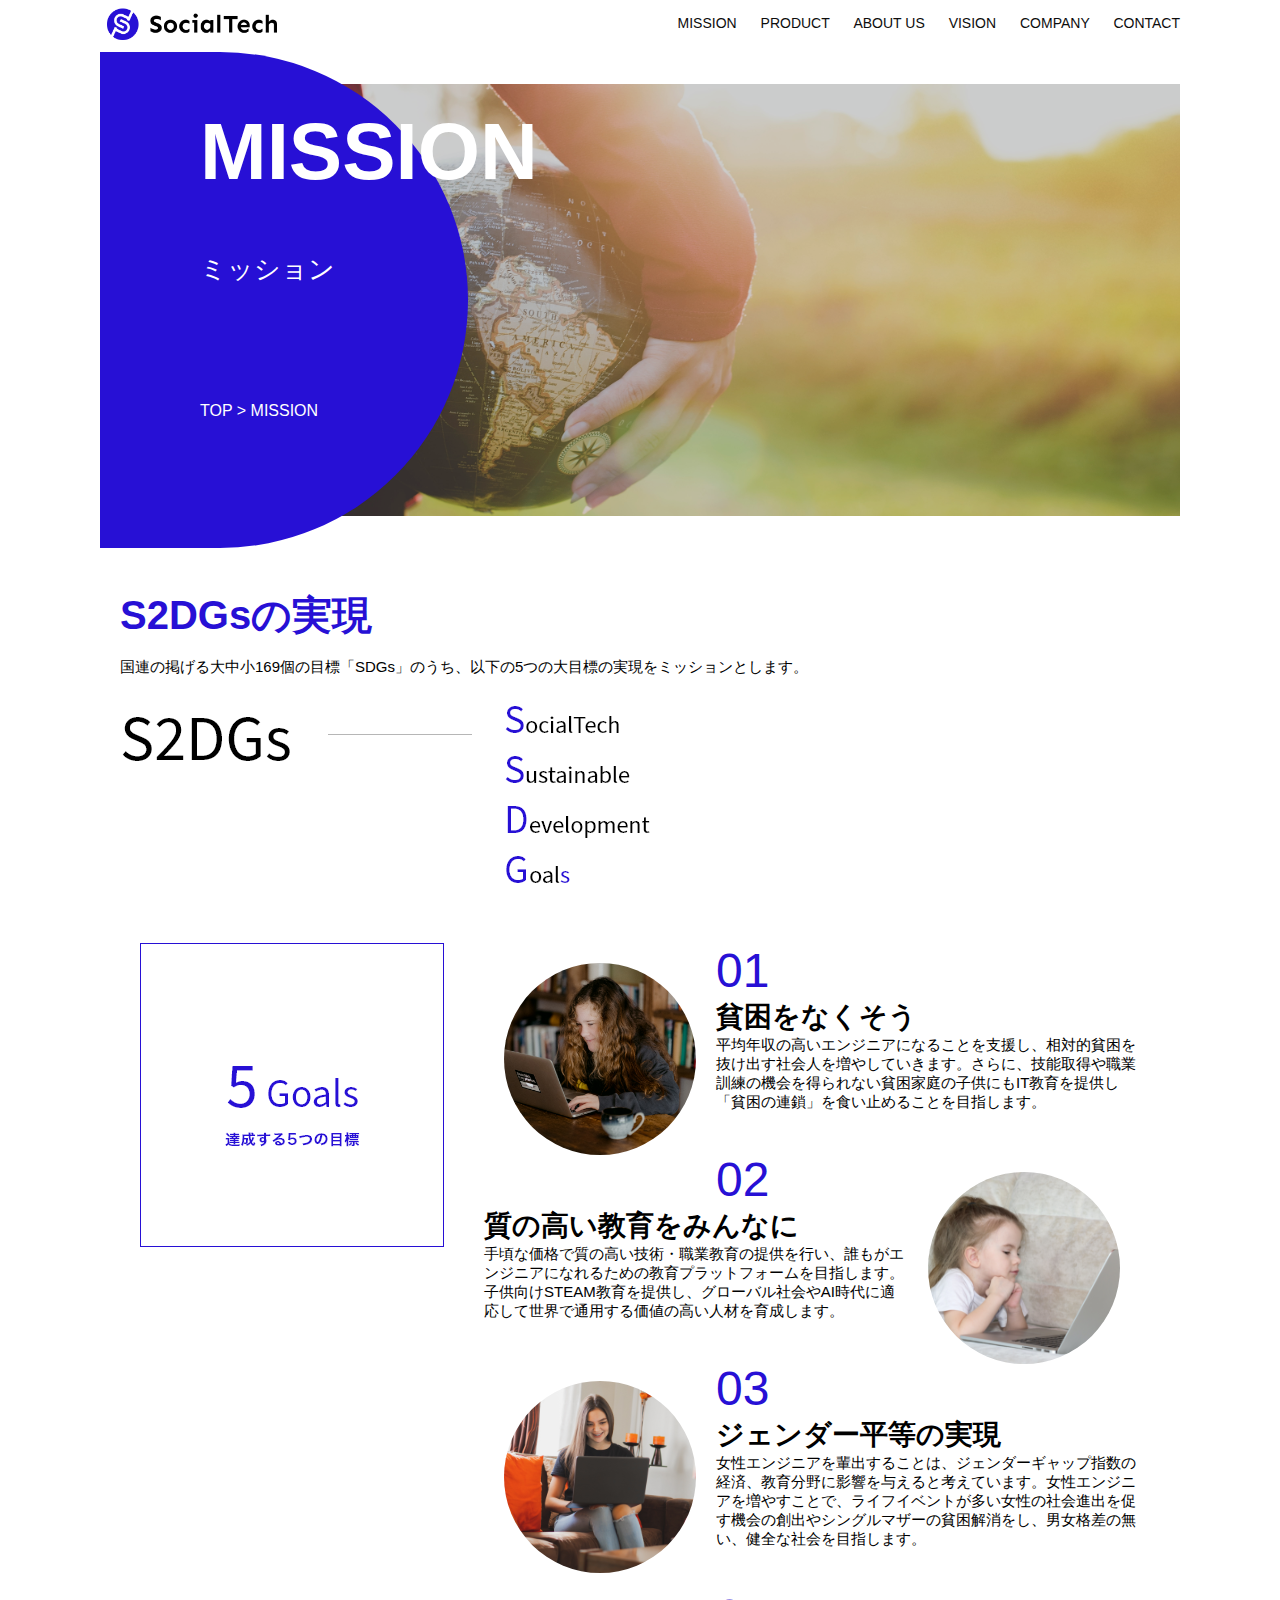
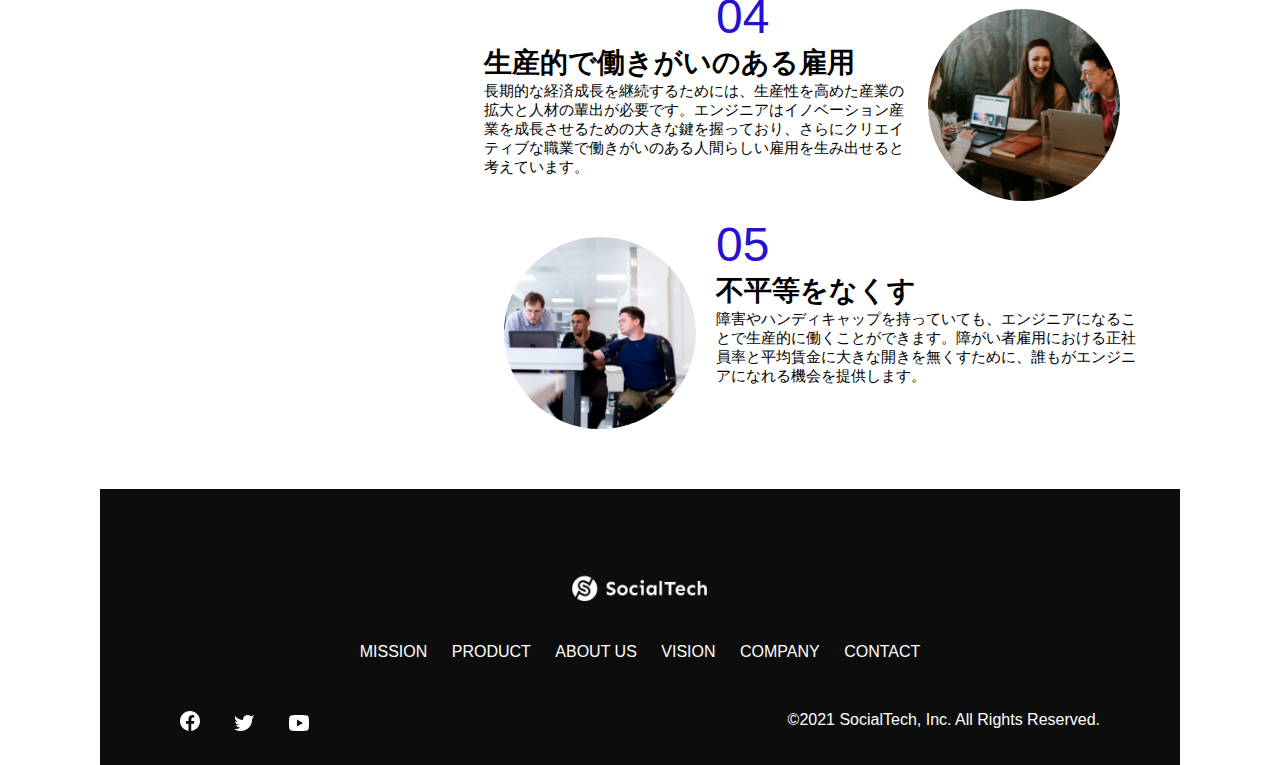
<file: socialtech/mission.html>
<!DOCTYPE html>
<html>

<head>
  <title>SocialTech - MISSION ミッション -</title>
  <meta charset="UTF-8">
  <meta name="description" content="SocialTechが目指す5つの目標(S2DGs)を紹介します">
  <meta name="viewport" content="width=device-width, initial-scale=1.0">
  <link rel="stylesheet" href="style.css">
</head>

<body>
  <!-- ヘッダー -->
  <header>
    <!-- ロゴ -->
    <a href="index.html" id="logo"><img src="images/logo.png" alt="トップページに戻る"></a>

    <!-- PC用ナビゲーション -->
    <nav id="nav-pc">
      <a href="mission.html">MISSION</a>
      <a href="product.html">PRODUCT</a>
      <a href="index.html#aboutus">ABOUT US</a>
      <a href="index.html#vision">VISION</a>
      <a href="index.html#company">COMPANY</a>
      <a href="index.html#contact">CONTACT</a>
    </nav>

    <!-- スマホ用メニューボタン -->
    <img id="menu-sp" src="images/button-menu.png" alt="ナビゲーションを開く"
      onclick="document.getElementById('nav-sp').style.display = 'block'">

    <!-- スマホ用ナビゲーション -->
    <nav id="nav-sp">
      <img id="close" src="images/button-close.png" alt="ナビゲーションを閉じる"
        onclick="document.getElementById('nav-sp').style.display = 'none'">
      <a id="logo-sp" href="index.html" onclick="document.getElementById('nav-sp').style.display = 'none'"><img
          src="images/logo-sp.png" alt="トップページに戻る"></a>
      <a class="menu" href="mission.html" onclick="document.getElementById('nav-sp').style.display = 'none'">MISSION</a>
      <a class="menu" href="product.html" onclick="document.getElementById('nav-sp').style.display = 'none'">PRODUCT</a>
      <a class="menu" href="index.html#aboutus" onclick="document.getElementById('nav-sp').style.display = 'none'">ABOUT
        US</a>
      <a class="menu" href="index.html#vision"
        onclick="document.getElementById('nav-sp').style.display = 'none'">VISION</a>
      <a class="menu" href="index.html#company"
        onclick="document.getElementById('nav-sp').style.display = 'none'">COMPANY</a>
      <a class="menu" href="index.html#contact"
        onclick="document.getElementById('nav-sp').style.display = 'none'">CONTACT</a>
      <div id="sns">
        <a href="https://www.facebook.com/sejuku2013"><img src="images/button-facebook.png" alt="Facebookのリンク"></a>
        <a href="https://twitter.com/samuraijuku"><img src="images/button-twitter.png" alt="Twitterのリンク"></a>
        <a href="https://www.youtube.com/channel/UCCFOQO5aDK0xXam4cUQXT8g"><img src="images/button-youtube.png"
            alt="YouTubeのリンク"></a>
      </div>
    </nav>
  </header>
  <main>
    <article>
      <section id="mission-main">
        <div id="mission-title">
          <h1>MISSION</h1>
          <span>ミッション</span>
          <div>TOP > MISSION</div>
          <!-- パンくずリストのようなページの階層表示。ユーザーに今どこにいるかを示している -->
        </div>
      </section>
      <section id="mission-s2dgs">
        <h2 class="mission-h2">S2DGsの実現</h2>
        <p>国連の掲げる大中小169個の目標「SDGs」のうち、以下の5つの大目標の実現をミッションとします。</p>
        <img src="images/mission/mission-s2dgs.png" alt="S2DGs">
      </section>
      <section id="mission-5goals">
        <div>
          <img id="s2dgs-image" src="images/mission/mission-5goals.png" alt="5Goals">
        </div>
        <div>
          <div>
            <img class="fivegoals-image-left" src="images/mission/mission-5goals01.png" alt="PCを操作する女の子">
            <span class="fivegoals-number">01</span>
            <h3 class="fivegoals-h3">貧困をなくそう</h3>
            <p class="fivegoals-p">
              平均年収の高いエンジニアになることを支援し、相対的貧困を抜け出す社会人を増やしていきます。さらに、技能取得や職業訓練の機会を得られない貧困家庭の子供にもIT教育を提供し「貧困の連鎖」を食い止めることを目指します。
            </p>
          </div>

          <div>
            <img class="fivegoals-image-right" src="images/mission/mission-5goals02.png" alt="PCを見つめる小さい女の子">
            <span class="fivegoals-number">02</span>
            <h3 class="fivegoals-h3">質の高い教育をみんなに</h3>
            <p class="fivegoals-p">
              手頃な価格で質の高い技術・職業教育の提供を行い、誰もがエンジニアになれるための教育プラットフォームを目指します。子供向けSTEAM教育を提供し、グローバル社会やAI時代に適応して世界で通用する価値の高い人材を育成します。
            </p>
          </div>

          <div>
            <img class="fivegoals-image-left" src="images/mission/mission-5goals03.png" alt="PCを操作する女性">
            <span class="fivegoals-number">03</span>
            <h3 class="fivegoals-h3">ジェンダー平等の実現</h3>
            <p class="fivegoals-p">
              女性エンジニアを輩出することは、ジェンダーギャップ指数の経済、教育分野に影響を与えると考えています。女性エンジニアを増やすことで、ライフイベントが多い女性の社会進出を促す機会の創出やシングルマザーの貧困解消をし、男女格差の無い、健全な社会を目指します。
            </p>
          </div>

          <div>
            <img class="fivegoals-image-right" src="images/mission/mission-5goals04.png" alt="笑顔で話し合う3人の男女">
            <span class="fivegoals-number">04</span>
            <h3 class="fivegoals-h3">生産的で働きがいのある雇用</h3>
            <p class="fivegoals-p">
              長期的な経済成長を継続するためには、生産性を高めた産業の拡大と人材の輩出が必要です。エンジニアはイノベーション産業を成長させるための大きな鍵を握っており、さらにクリエイティブな職業で働きがいのある人間らしい雇用を生み出せると考えています。
            </p>
          </div>

          <div>
            <img class="fivegoals-image-left" src="images/mission/mission-5goals05.png" alt="障害を持つ男性が生き生きと働く様子">
            <span class="fivegoals-number">05</span>
            <h3 class="fivegoals-h3">不平等をなくす</h3>
            <p class="fivegoals-p">
              障害やハンディキャップを持っていても、エンジニアになることで生産的に働くことができます。障がい者雇用における正社員率と平均賃金に大きな開きを無くすために、誰もがエンジニアになれる機会を提供します。
            </p>
          </div>
        </div>
      </section>
    </article>
    <footer>
      <div id="footer-logo">
        <img src="images/logo-sp.png" alt="SocialTech">
      </div>
      <div id="footer-link">
        <a href="mission.html">MISSION</a>
        <a href="product.html">PRODUCT</a>
        <a href="index.html#aboutus">ABOUT US</a>
        <a href="index.html#vision">VISION</a>
        <a href="index.html#company">COMPANY</a>
        <a href="index.html#contact">CONTACT</a>
      </div>
      <div id="sns-footer">
        <a href="https://www.facebook.com/sejuku2013"><img src="images/button-facebook.png" alt="Facebookのリンク"></a>
        <a href="https://twitter.com/samuraijuku"><img src="images/button-twitter.png" alt="Twitterのリンク"></a>
        <a href="https://www.youtube.com/channel/UCCFOQO5aDK0xXam4cUQXT8g"><img src="images/button-youtube.png"
            alt="YouTubeのリンク"></a>
        <span id="copyright">&copy;2021 SocialTech, Inc. All Rights Reserved. </span>
      </div>
    </footer>
  </main>
</body>

</html>
</file>
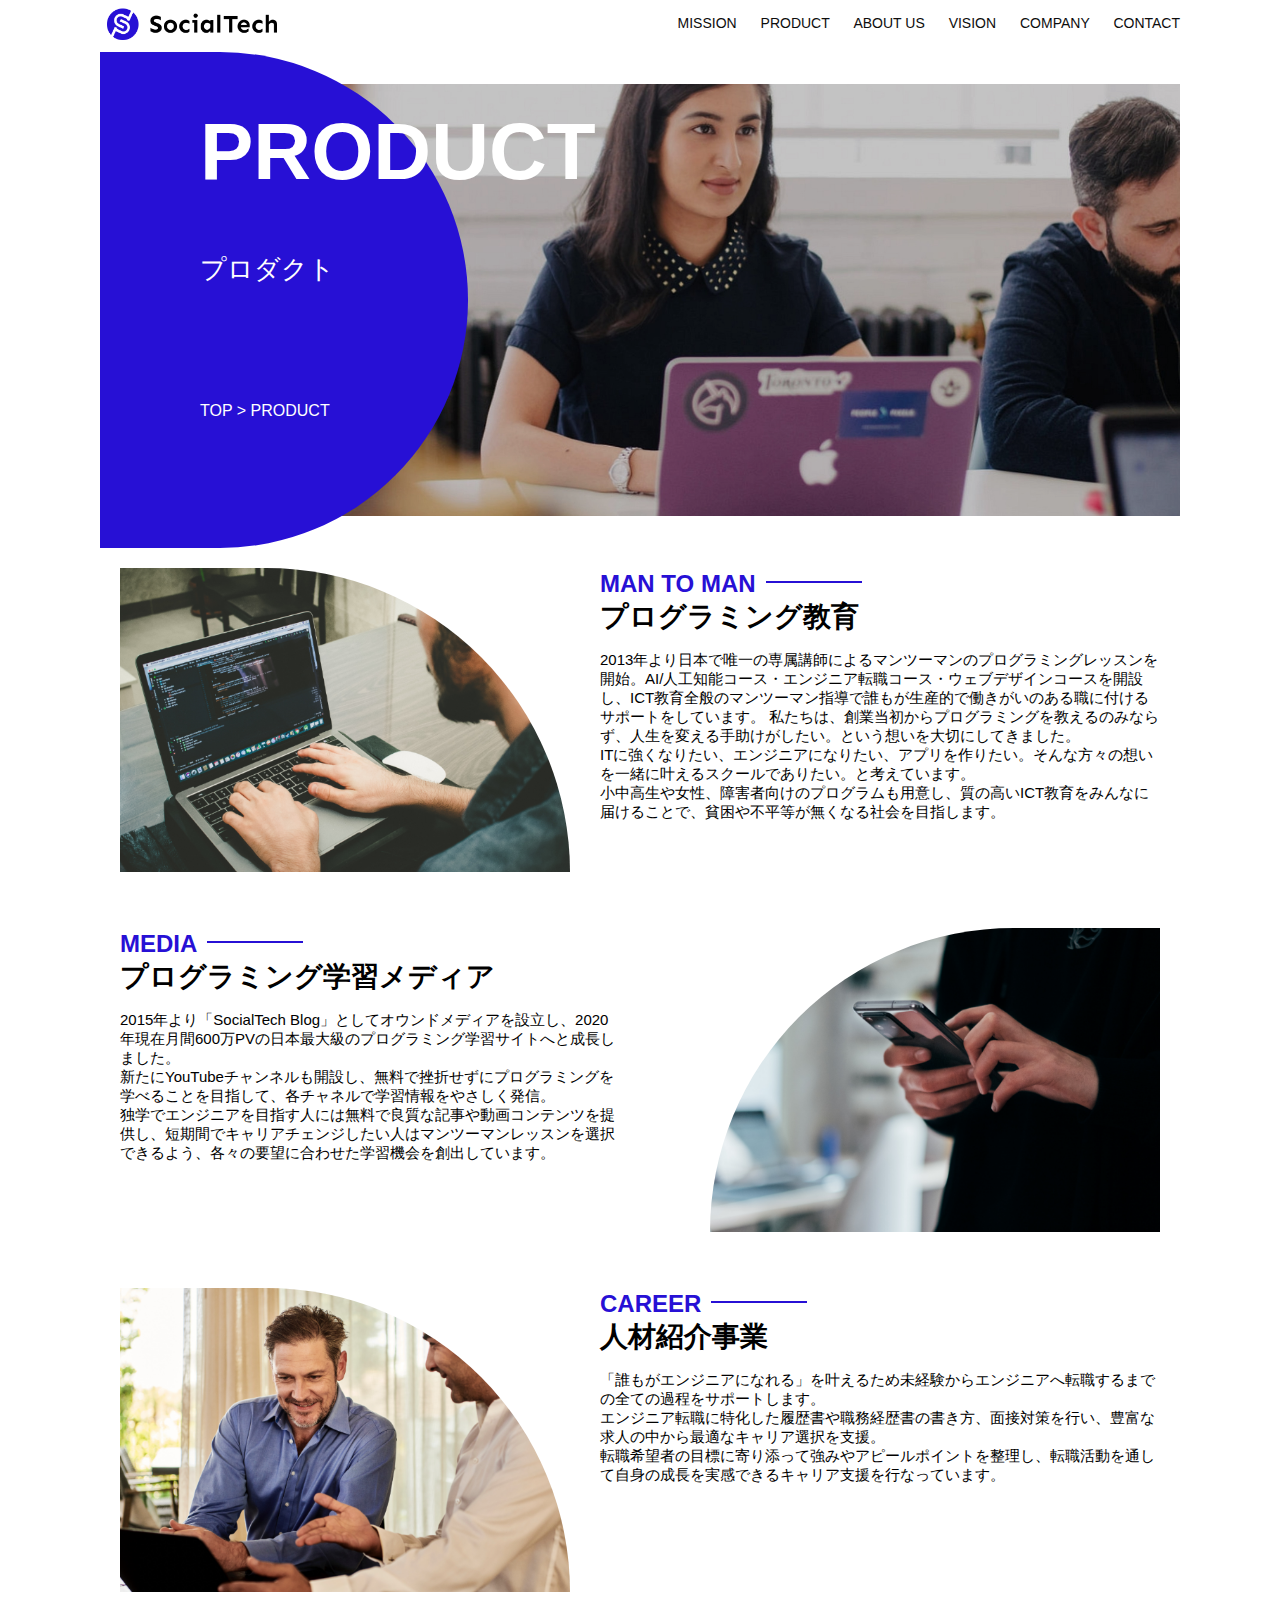
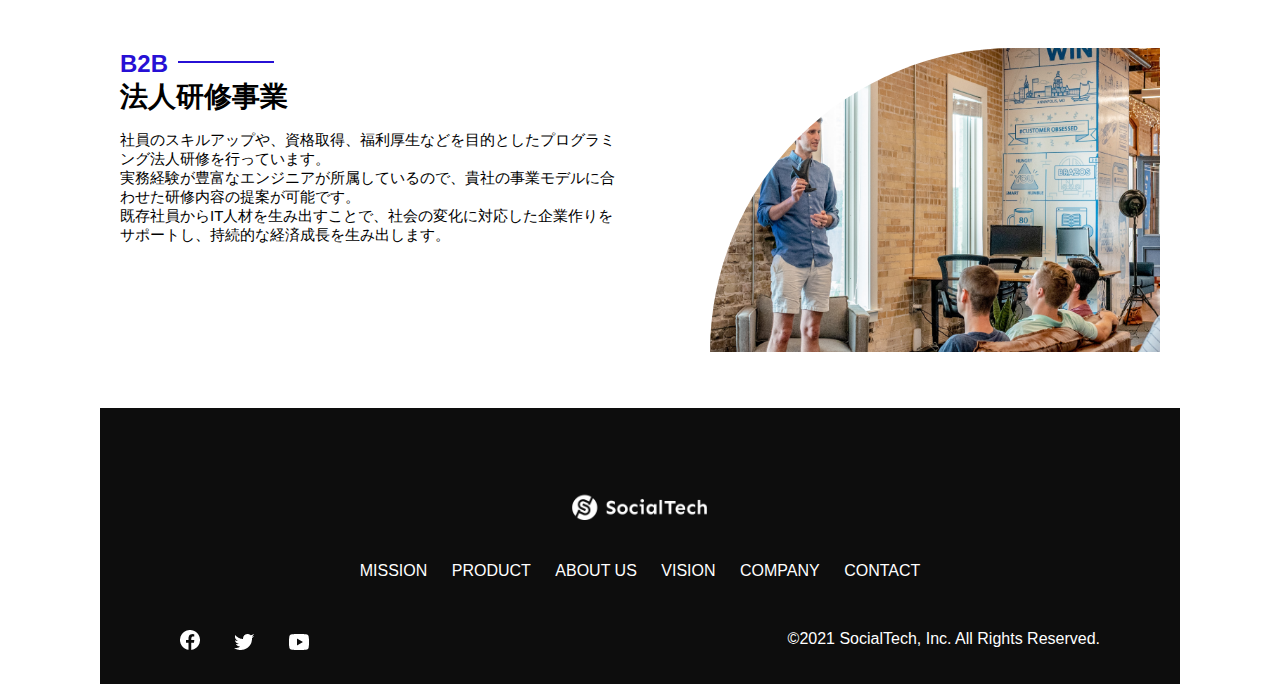
<file: socialtech/product.html>
<!DOCTYPE html>
<html>

<head>
  <title>SocialTech -PRODUCT プロダクト-</title>
  <meta charset="UTF-8">
  <meta name="description" content="SocialTechの4つのプロダクトを紹介します">
  <meta name="viewport" content="width=device-width, initial-scale=1.0">
  <link rel="stylesheet" href="style.css">
</head>

<body>
  <!-- ヘッダー -->
  <header>
    <!-- ロゴ -->
    <a href="index.html" id="logo"><img src="images/logo.png" alt="トップページに戻る"></a>

    <!-- PC用ナビゲーション -->
    <nav id="nav-pc">
      <a href="mission.html">MISSION</a>
      <a href="product.html">PRODUCT</a>
      <a href="index.html#aboutus">ABOUT US</a>
      <a href="index.html#vision">VISION</a>
      <a href="index.html#company">COMPANY</a>
      <a href="index.html#contact">CONTACT</a>
    </nav>

    <!-- スマホ用メニューボタン -->
    <img id="menu-sp" src="images/button-menu.png" alt="ナビゲーションを開く"
      onclick="document.getElementById('nav-sp').style.display = 'block'">

    <!-- スマホ用ナビゲーション -->
    <nav id="nav-sp">
      <img id="close" src="images/button-close.png" alt="ナビゲーションを閉じる"
        onclick="document.getElementById('nav-sp').style.display = 'none'">
      <a id="logo-sp" href="index.html" onclick="document.getElementById('nav-sp').style.display = 'none'"><img
          src="images/logo-sp.png" alt="トップページに戻る"></a>
      <a class="menu" href="mission.html" onclick="document.getElementById('nav-sp').style.display = 'none'">MISSION</a>
      <a class="menu" href="product.html" onclick="document.getElementById('nav-sp').style.display = 'none'">PRODUCT</a>
      <a class="menu" href="index.html#aboutus" onclick="document.getElementById('nav-sp').style.display = 'none'">ABOUT
        US</a>
      <a class="menu" href="index.html#vision"
        onclick="document.getElementById('nav-sp').style.display = 'none'">VISION</a>
      <a class="menu" href="index.html#company"
        onclick="document.getElementById('nav-sp').style.display = 'none'">COMPANY</a>
      <a class="menu" href="index.html#contact"
        onclick="document.getElementById('nav-sp').style.display = 'none'">CONTACT</a>
      <div id="sns">
        <a href="https://www.facebook.com/sejuku2013"><img src="images/button-facebook.png" alt="Facebookのリンク"></a>
        <a href="https://twitter.com/samuraijuku"><img src="images/button-twitter.png" alt="Twitterのリンク"></a>
        <a href="https://www.youtube.com/channel/UCCFOQO5aDK0xXam4cUQXT8g"><img src="images/button-youtube.png"
            alt="YouTubeのリンク"></a>
      </div>
    </nav>
  </header>
  <main>
    <article>
      <section id="product-main">
        <div id="product-title">
          <h1>PRODUCT</h1>
          <span>プロダクト</span>
          <div>TOP > PRODUCT</div>
        </div>
      </section>
      <section class="product-section1">
        <img src="images/product/product-mantoman.png" alt="PCでコードを書く男性">
        <div>
          <h2 class="product-h2">MAN TO MAN</h2>
          <h3 class="product-h3">プログラミング教育</h3>
          <p>
            2013年より日本で唯一の専属講師によるマンツーマンのプログラミングレッスンを開始。AI/人工知能コース・エンジニア転職コース・ウェブデザインコースを開設し、ICT教育全般のマンツーマン指導で誰もが生産的で働きがいのある職に付けるサポートをしています。
            私たちは、創業当初からプログラミングを教えるのみならず、人生を変える手助けがしたい。という想いを大切にしてきました。<br>ITに強くなりたい、エンジニアになりたい、アプリを作りたい。そんな方々の想いを一緒に叶えるスクールでありたい。と考えています。<br>小中高生や女性、障害者向けのプログラムも用意し、質の高いICT教育をみんなに届けることで、貧困や不平等が無くなる社会を目指します。
          </p>
        </div>
      </section>
      <section class="product-section2">
        <div>
          <h2 class="product-h2">MEDIA</h2>
          <h3 class="product-h3">プログラミング学習メディア</h3>
          <p>2015年より「SocialTech
            Blog」としてオウンドメディアを設立し、2020年現在月間600万PVの日本最大級のプログラミング学習サイトへと成長しました。<br>新たにYouTubeチャンネルも開設し、無料で挫折せずにプログラミングを学べることを目指して、各チャネルで学習情報をやさしく発信。<br>独学でエンジニアを目指す人には無料で良質な記事や動画コンテンツを提供し、短期間でキャリアチェンジしたい人はマンツーマンレッスンを選択できるよう、各々の要望に合わせた学習機会を創出しています。
          </p>
        </div>
        <img src="images/product/product-media.png" alt="スマートフォンを操作する人">
      </section>
      <section class="product-section1">
        <img src="images/product/product-career.png" alt="笑顔で話し合う2人の男性">
        <div>
          <h2 class="product-h2">CAREER</h2>
          <h3 class="product-h3">人材紹介事業</h3>
          <p>
            「誰もがエンジニアになれる」を叶えるため未経験からエンジニアへ転職するまでの全ての過程をサポートします。<br>エンジニア転職に特化した履歴書や職務経歴書の書き方、面接対策を行い、豊富な求人の中から最適なキャリア選択を支援。<br>転職希望者の目標に寄り添って強みやアピールポイントを整理し、転職活動を通して自身の成長を実感できるキャリア支援を行なっています。<br>
          </p>
        </div>
      </section>
      <section class="product-section2">
        <div>
          <h2 class="product-h2">B2B</h2>
          <h3 class="product-h3">法人研修事業</h3>
          <p>
            社員のスキルアップや、資格取得、福利厚生などを目的としたプログラミング法人研修を行っています。<br>実務経験が豊富なエンジニアが所属しているので、貴社の事業モデルに合わせた研修内容の提案が可能です。<br>既存社員からIT人材を生み出すことで、社会の変化に対応した企業作りをサポートし、持続的な経済成長を生み出します。
          </p>
        </div>
        <img src="images/product/product-b2b.png" alt="講演中の男性とそれを聴く人々">
      </section>
    </article>
    <footer>
      <div id="footer-logo">
        <img src="images/logo-sp.png" alt="SocialTech">
      </div>
      <div id="footer-link">
        <a href="mission.html">MISSION</a>
        <a href="product.html">PRODUCT</a>
        <a href="index.html#aboutus">ABOUT US</a>
        <a href="index.html#vision">VISION</a>
        <a href="index.html#company">COMPANY</a>
        <a href="index.html#contact">CONTACT</a>
      </div>
      <div id="sns-footer">
        <a href="https://www.facebook.com/sejuku2013"><img src="images/button-facebook.png" alt="Facebookのリンク"></a>
        <a href="https://twitter.com/samuraijuku"><img src="images/button-twitter.png" alt="Twitterのリンク"></a>
        <a href="https://www.youtube.com/channel/UCCFOQO5aDK0xXam4cUQXT8g"><img src="images/button-youtube.png"
            alt="YouTubeのリンク"></a>
        <span id="copyright">&copy;2021 SocialTech, Inc. All Rights Reserved. </span>
      </div>
    </footer>
  </main>
</body>

</html>
</file>
<file: kadai_013/style.css>
/* PC、スマホ共通スタイル */
body {
  font-family: "Source Sans Pro", "Hiragino Kaku Gothic ProN", Meiryo, Arial,
    sans-serif;
}

p {
  font-size: 15px;
}

#main-visual>img {
  width: 100%;
}

/*================
PC用のスタイル 
=================*/
@media screen and (min-width: 768px) {

  /* 横幅設定 */
  body {
    max-width: 1080px;
    min-width: 960px;
    margin: 0 auto 0 auto;
  }

  #menu-sp {
    display: none;
  }

  #nav-sp {
    display: none;
  }

  /* ヘッダー */
  header {
    display: flex;
    justify-content: space-between;
  }

  /* ナビゲーションのレイアウト */
  #nav-pc {
    text-align: right;
    font-size: 14px;
    padding-top: 15px;
  }

  /* ナビゲーションのリンクの装飾設定 */
  #nav-pc>a {
    text-decoration: none;
    margin-left: 20px;
  }

  #nav-pc>a:link {
    color: #0d0d0d;
  }

  #nav-pc>a:visited {
    color: #0d0d0d;
  }

  #nav-pc>a:hover {
    color: #0d0d0d;
    text-decoration: underline;
  }

  #nav-pc>a:active {
    color: #0d0d0d;
  }
}

/*====================
 スマートフォン用のスタイル
 =====================*/
@media screen and (max-width: 767px) {
  body {
    min-width: 375px;
    margin: 0;
  }

  /* PC用ナビゲーション非表示 */
  #nav-pc {
    display: none;
  }

  /* ハンバーガーメニュー */
  #menu-sp {
    float: right;
    padding: 0;
  }

  /* スマホ用ナビゲーションの表示切り替え */
  /* 初期状態、レイアウトと非表示設定 */
  #nav-sp {
    background-color: #ce933e;
    position: absolute;
    left: 0;
    top: 0;
    height: 100%;
    width: 100%;
    display: none;
    z-index: 100;
  }

  /* ×ボタン */
  #close {
    position: absolute;
    top: 20px;
    right: 20px;
  }

  /* ナビゲーションメニュー用ロゴ */
  #logo-sp {
    margin: 80px 0 30px 20px;
  }

  /* ナビゲーションのリンクの装飾設定 */
  #nav-sp>a {
    display: block;
  }

  #nav-sp>a:link {
    color: #ffffff;
  }

  #nav-sp>a:visited {
    color: #ffffff;
  }

  #nav-sp>a:hover {
    color: #ffffff;
    text-decoration: underline;
  }

  #nav-sp>a:active {
    color: #ffffff;
  }

  #nav-sp>.menu {
    text-decoration: none;
    display: block;
    margin: 0 20px 0 20px;
    height: 44px;
    font-size: 16px;
    background-image: url("images/arrow.png");
    background-repeat: no-repeat;
    background-position: right top;
  }
}
</file>
<file: socialtech/style.css>
/* PC、スマホ共通スタイル */
body {
  font-family: "Source Sans Pro", "Hiragino Kaku Gothic ProN", Meiryo, Arial, sans-serif;
}

p {
  font-size: 15px;
}

/*================
PC用のスタイル
=================*/
@media screen and (min-width: 768px) {

  /* メディアクエリとは：画面のサイズやデバイスの種類に応じてCSSのスタイルを切り替えるための仕組み。主にレスポンシブデザインを実現するために使われる。 */
  /* ↑768pxはiPadの画面幅。iPad(768px)よりも大きい画面幅となる場合はPC用スタイル。iPadよりも小さい画面幅となる場合はスパートフォン用のスタイルを適用させる。 */
  /* PC用スタイルの横幅設定 */
  body {
    max-width: 1080px;
    min-width: 960px;
    margin: 0 auto 0 auto;
  }

  /* ヘッダー */
  header {
    display: flex;
    justify-content: space-between;
  }

  /* ナビゲーションのレイアウト */
  #nav-pc {
    font-size: 14px;
    padding-top: 15px;
  }

  /* ナビゲーションのリンクの装飾設定 */
  #nav-pc>a {
    text-decoration: none;
    margin-left: 20px;
  }

  #nav-pc>a:link {
    color: #0d0d0d;
  }

  #nav-pc>a:visited {
    color: #0d0d0d;
  }

  #nav-pc>a:hover {
    color: #0d0d0d;
    text-decoration: underline;
  }

  #nav-pc>a:active {
    color: #0d0d0d;
  }

  /* PC画面で表示しているときは、スマホ用ナビを非表示 */
  #nav-sp,
  #menu-sp {
    display: none;
  }

  /* メインビジュアル*/
  #main-visual {
    position: relative;
    height: 400px;
  }

  #main-message {
    position: absolute;
    top: 0;
    left: 0;
    background-color: #2710d5;
    color: #ffffff;
    border-radius: 0 0 476px 0;
    max-width: 620px;
    height: 100%;
    width: 100%;
    z-index: 11;
  }

  #main-message>h1 {
    font-size: 60px;
    font-weight: bold;
    margin: 100px 0 0 50px;
  }

  #main-message>p {
    font-size: 28px;
    margin: 0 0 0 50px;
  }

  #main-visual>img {
    max-width: 620px;
    border-radius: 476px 0 0 0;
    position: absolute;
    top: 0;
    right: 0;
    z-index: 10;
  }

  /* 見出し */
  h2 {
    margin: 40px 0 0 0;
  }

  h2::after {
    content: url("images/line.png");
    margin-left: 10px;
  }

  h3 {
    font-size: 27px;
  }

  /* ミッション */
  #mission {
    margin: 80px auto 80px auto;
    width: 100%;
  }

  #mission-flex {
    width: 100%;
    display: flex;
  }

  #mission-flex>div {
    width: 50%;
    margin: 20px;
  }

  #mission-photo {
    width: 100%;
  }

  #s2dgs {
    margin-top: 50px;
    width: 100%;
  }

  /* プロダクト */
  #product {
    background-color: #fafafa;
    margin: 80px 0 80px 0;
    padding: 10px 40px 0px 40px;
  }

  /* 外側 */
  #product>div {
    margin-top: 40px;
    display: flex;
  }

  /* 左のカラム */
  #product-left {
    width: 50%;
    margin-right: 20px;
  }

  /* 右のカラム */
  #product-right {
    width: 50%;
    margin-left: 20px;
    margin-top: 80px;
  }

  /* 画像+説明の枠 */
  #product-left>div {
    position: relative;
    height: 480px;
    margin-right: 20px;
  }

  #product-right>div {
    position: relative;
    height: 480px;
    margin-left: 20px;
  }

  /* 画像 */
  .product-photo {
    width: 100%;
  }

  /* 説明文の枠 */
  .product-explain {
    background-color: #ffffff;
    position: absolute;
    left: 0;
    top: 280px;
    margin: 0 40px 0 40px;
    padding: 20px;
    box-shadow: 5px 5px 10px rgba(0, 0, 0, 0.05);
  }

  /* 説明文の英語 */
  .product-explain>span {
    color: #2710d5;
    font-weight: bold;
    font-size: 16px;
    margin: 0;
  }

  /* 説明文の見出し */
  .product-explain>h3 {
    font-size: 20px;
    margin: 5px 0 5px 0;
  }

  /* 説明文 */
  .product-explain>p {
    font-size: 14px;
    margin: 0;
  }

  /* 「もっとみる」ボタン */
  #product-more {
    margin: 0 auto -42px auto;
  }

  /* ABOUT US */
  #aboutus {
    margin: 80px auto 80px auto;
  }

  /* 3つの組織文化と画像を入れる枠 */
  #aboutus>div {
    display: flex;
  }

  /* 画像 */
  .culture-img {
    width: 100%;
    align-self: flex-start;
  }

  /*align-selfは「自分だけ位置を変える」プロパティ。flex-startはflexコンテナに上揃えでぴったりくっつく。*/

  .culture-img2 {
    margin-top: 50px;
    width: 100%;
  }

  /* 3つの組織文化の表 */
  .culture-table {
    margin-right: 50px;
  }

  /* 番号 */
  .culture-num {
    font-size: 80px;
    color: #2710d5;
    margin: 0 20px 0 0;
  }

  /* 組織文化英語 */
  .culture-en {
    color: #2710d5;
    font-weight: bold;
    font-size: 24px;
    display: block;
    /*次に来る要素（組織文化日本語）が改行されるための記述 */
  }

  /* 組織文化日本語 */
  .culture-jp {
    font-size: 28px;
    font-weight: bold;
  }

  /* 説明文 */
  .culture-description {
    margin: 0;
  }

  /* ビジョン */
  #vision {
    margin: 80px auto 80px auto;
  }

  /* セクション内の外枠（7つの行動指針をまとめている大きいdiv） */
  #vision>div {
    width: 100%;
    display: flex;
    justify-content: space-between;
    flex-wrap: wrap;
  }

  /* 7つの行動指針の枠 */
  .vision-box {
    width: 300px;
    height: 300px;
    margin-bottom: 30px;
    position: relative;
  }

  .vision-box>img {
    width: 100%;
    height: auto;
    position: absolute;
    top: 0;
    left: 0;
    z-index: 30;
  }

  .vision-box>span {
    position: absolute;
    top: 0;
    left: 0;
    z-index: 31;
    margin-right: 20px;
  }

  .vision-box>span>h4 {
    color: #2710d5;
    font-size: 19px;
    margin: 80px 0 0 0;
  }

  .vision-box>span>h4::first-letter {
    font-size: 40px;
  }

  .vision-box>span>h5 {
    font-size: 20px;
    margin: 0 0 0 0;
  }

  .vision-box>span>p {
    margin: 10px 0 0 0;
  }

  /* 会社概要 */
  #company {
    margin: 80px auto 80px auto;
  }

  #company-table {
    width: 100%;
  }

  .tableheader {
    text-align: left;
    padding: 20px;
    border-bottom-color: #2710d5;
    border-bottom-width: 1px;
    border-bottom-style: solid;
    width: 100px;
  }

  .tableheader-first {
    text-align: left;
    padding: 20px;
    border-bottom-color: #2710d5;
    border-bottom-width: 1px;
    border-bottom-style: solid;
    border-top-color: #2710d5;
    border-top-width: 1px;
    border-top-style: solid;
    width: 100px;
  }

  .cell {
    padding: 30px;
    border-bottom-color: #ececec;
    border-bottom-width: 1px;
    border-bottom-style: solid;
  }

  .cell-first {
    padding: 30px;
    border-bottom-color: #ececec;
    border-bottom-width: 1px;
    border-bottom-style: solid;
    border-top-color: #ececec;
    border-top-width: 1px;
    border-top-style: solid;
  }

  #company>iframe {
    width: 100%;
    height: 368px;
    margin-top: 40px;
  }

  /* 導入企業（CASES） */
  #cases {
    margin: 40px auto 40px auto;
    /* autoは中央寄せ */
    width: 100%;
  }

  #cases>ul {
    display: flex;
    list-style: none;
    /* リストマーカー（画像の左に出ていた・（てん））を非表示にする */
    justify-content: center;
    /* ul要素の上部分のベッタリくっついた状態で中央寄せ */
  }

  #cases>ul>li {
    width: 33%;
    /* 各li要素の幅を33％にすることで3つ横に並べる */
    margin: 20px;
    /* 各li要素に余白を入れて間隔を調整する */
  }

  .case-card {
    background-color: #ffffff;
    min-height: 400px;
    /* 横に並んだ3つのli要素が、内容量が異なっても（説明が少ないliも）400pxまで高さを確保でき、全体の見た目が整う。 */
    box-shadow: 5px 5px 15px rgba(0, 0, 0, 0.2);
    /* 最初の5px:右へ5px、2つ目の5px:下へ5px、
  15px:ぼかしの半径（影のぼけ度合い。大きく設定するほどぼける。 rgba:影の色（0,0,0)で、透明度20%(0.2)の半透明の影にしている */
  }

  .case-img {
    width: 100%;
  }

  .case-info {
    padding: 10px 20px 10px 20px;
  }

  .case-name {
    color: #2710d5;
    font-size: 19px;
  }

  .case-content {
    font-size: 14px;
  }

  /* お問い合わせ */
  #contact {
    margin: 80px auto 80px auto;
  }

  /* 外側 */
  #contact>form>div {
    display: flex;
    flex-direction: row;
    /* ↑左から右へ並べるコード */
    flex-wrap: wrap;
    padding-bottom: 30px;
  }

  /* 左列の見出し */
  .contact-heading {
    width: 240px;
    align-self: center;
  }

  /* 見出しのラベル */
  .contact-label {
    font-weight: bold;
  }

  /* 必須 */
  .contact-span {
    color: #ce2222;
    margin: 0 0 0 20px;
    font-weight: bold;
  }

  /* テキストボックス */
  .contact-textbox {
    border-top: 0;
    /* 枠線の上・左・右をborder-⚪︎⚪︎: 0で非表示にする */
    border-left: 0;
    border-right: 0;
    border-bottom-width: 1px;
    border-bottom-color: #707070;
    border-bottom-style: solid;
    background-color: #fafafa;
    width: 400px;
    height: 56px;
  }

  /* お問い合わせ内容のテキストエリア */
  .contact-textarea {
    border-top: 0;
    border-left: 0;
    border-right: 0;
    border-bottom-width: 1px;
    border-bottom-color: #707070;
    border-bottom-style: solid;
    /* solidは実線 */
    background-color: #fafafa;
    width: 400px;
    height: 200px;
  }

  /* 個人情報の取り扱い */
  details {
    width: 700px;
  }

  details>div {
    background-color: #fafafa;
    padding: 20px;
    /* paddingは内側の余白 */
  }

  details>div>span {
    font-weight: bold;
  }

  /* フッター */
  footer {
    background-color: #0d0d0d;
    text-align: center;
    padding: 80px 80px 30px 80px;
  }

  #footer-logo {
    margin-bottom: 30px;
  }

  #footer-link {
    margin-bottom: 50px;
  }

  #footer-link>a {
    text-decoration: none;
    /* リンクの下線を非表示 */
    margin: 10px;
  }

  #footer-link>a:link {
    color: #ffffff;
    /* 未訪問リンクの色を白 */
  }

  #footer-link>a:visited {
    color: #ffffff;
    /* 訪問済みリンクの色も白にする */
  }

  #footer-link>a:hover {
    color: #ffffff;
    text-decoration: underline;
    /* マウスホバー時の色を白のままに。下線を表示して、リンクであることを視覚的に強調する */
  }

  #footer-link>a:active {
    color: #ffffff;
    /* クリック中（押している間）のリンクの色も白にする */
  }

  #sns-footer {
    text-align: left;
    /* 水平方向で左寄せ */
    width: 100%;
  }

  #sns-footer>a {
    margin-right: 30px;
    /* SNSアイコンの間に間隔をあける */
  }

  #copyright {
    color: #ffffff;
    float: right;
    /* float: right;は、親要素の右側に浮かせて配置する。 */
  }

  /* mission.html用スタイル */
  /* ミッションのメインビジュアル */
  #mission-main {
    height: 496px;
    width: 100%;
    background-image: url("images/mission/mission-main.png");
    background-repeat: no-repeat;
    background-position-y: center;
    /* MISSIONページのメインビジュアル部分 */
    /* 背景画像を垂直方向（y軸）における中央(center）に配置。 */
    /* 画像を繰り返し表示しない。1枚だけ。 */
  }

  #mission-title {
    background-color: #2710d5;
    width: 368px;
    color: #ffffff;
    height: 496px;
    border-radius: 0 248px 248px 0;
    position: relative;
    /* 青背景のタイトルボックス部分 */
    /* 高さは↑の背景画像と同じ496px */
    /* border-radiusはようその角を丸くするコード */
    /* position: relative; によって、子要素の絶対配置の基準となる。 */

  }

  #mission-title>h1 {
    position: absolute;
    top: 0;
    left: 100px;
    font-size: 80px;
    /* 英語表記のMISSION（ページ見出し）を左上に大きく配置 */
  }

  #mission-title>span {
    position: absolute;
    top: 200px;
    left: 100px;
    font-size: 26px;
    /* 日本語表記「ミッション」中央寄りに配置 */
  }

  #mission-title>div {
    position: absolute;
    top: 350px;
    left: 100px;
    font-size: 16px;
    /* パンくずリストを下の方に配置 */
  }

  #mission-s2dgs {
    width: 100%;
    margin: 20px;
    /* 余白は上下左右に20px */
  }

  .mission-h2 {
    color: #2710d5;
    font-size: 40px;
  }

  .mission-h2::after {
    content: none;
    /* .mission-h2::afterは、.mission-h2 に対する疑似要素 ::after */
    /* content: none は、後ろに自動的に追加される装飾（今回だと線）を表示しない設定。 */
  }

  #mission-5goals {
    margin: 20px;
    display: flex;
    /* display: flex;は、子要素を横並びで配置する */
  }

  #mission-5goals>div {
    flex-grow: 1;
    /* flex-growは、アイテムをどれだけ伸ばして、フレックスアイテム（flexコンテナの子要素)内の空きスペースをどれだけ埋めるかを指定するもの */
    /* 初期値：0は伸びない。数値が大きいほど、そのアイテムが多くスペースを取る */
    /* 今回は「1」を設定しているので、各子要素が等しい割合でスペースを伸ばして並ぶようになっている */
    padding: 20px;
  }

  #mission-5goals>div>div {
    margin-bottom: 40px;
  }

  .fivegoals-image-right {
    float: right;
    /* 要素を右に寄せ、他の要素（テキストなど）は左側に回り込ませる。※今回だと、画像を右に寄せてテキストを画像の左側に配置する。 */
    margin: 20px;
  }

  .fivegoals-image-left {
    float: left;
    /* 要素を左に寄せ、他の要素（テキストなど）は右側に回り込ませる。※今回だと、画像を左に寄せてテキストを画像の右側に配置する。 */
    margin: 20px;
  }

  .fivegoals-number {
    color: #2710d5;
    font-size: 48px;
    margin: 0;
  }

  .fivegoals-h3 {
    font-size: 28px;
    margin: 0;
  }

  .fivegoals-p {
    margin: 0;
  }

  /* プロダクトページ */
  #product-main {
    height: 496px;
    width: 100%;
    background-image: url("images/product/product-main.png");
    background-repeat: no-repeat;
    background-position-y: center;
  }

  #product-title {
    background-color: #2710d5;
    width: 368px;
    color: #ffffff;
    height: 496px;
    border-radius: 0 248px 248px 0;
    /* 青い背景の右側を丸く設定 */
    position: relative;
    /* メインビジュアルの見出し後ろにある青い背景部分 */
  }

  #product-title>h1 {
    position: absolute;
    top: 0;
    left: 100px;
    font-size: 80px;
    /* 英語見出し */
  }

  #product-title>span {
    position: absolute;
    top: 200px;
    left: 100px;
    font-size: 26px;
    /* 日本語見出し */
  }

  #product-title>div {
    position: absolute;
    top: 350px;
    left: 100px;
    font-size: 16px;
    /* パンくずリスト部分 */
  }

  /* セクション1 */
  .product-section1 {
    position: relative;
    margin: 20px;
    height: 340px;
  }

  .product-section1>img {
    position: absolute;
    top: 0;
    left: 0;
    width: 450px;
    margin: 0 40px 30px 0;
    border-radius: 0 432px 0 0;
    /* 画像の右上を丸く設定 */
  }

  .product-section1>div {
    position: absolute;
    top: 0;
    left: 480px;
  }

  /* セクション2 */
  .product-section2 {
    position: relative;
    margin: 20px;
    height: 340px;
  }

  .product-section2>img {
    position: absolute;
    top: 0;
    right: 0;
    /* 画像を右上に配置 */
    width: 450px;
    margin: 0 0 30px 40px;
    border-radius: 432px 0 0 0;
    /* 画像の左上を丸く設定 */
  }

  .product-section2>div {
    width: 500px;
    position: absolute;
    top: 0;
    left: 0;
    /* テキストブロックが左側に表示されるように設定 */
  }

  .product-h2 {
    color: #2710d5;
    font-size: 24px;
    margin: 0;
  }

  .product-h3 {
    font-size: 28px;
    margin: 0;
  }
}

/*====================
 スマートフォン用のスタイル
 =====================*/
/* 767px以下の幅となる場合は、以下bodyのスマートフォン用スタイルを適用させる。 ※767px以上はPC用を適用。*/
@media screen and (max-width: 767px) {
  body {
    min-width: 375px;
    margin: 0;
  }

  /* スマホ用スタイルを適用してる時に、PC用ナビゲーション非表示 */
  #nav-pc {
    display: none;
  }

  /* ハンバーガーメニュー ※横3本線のボタン部分 */
  #menu-sp {
    float: right;
    padding: 0;
    /* float:要素を右端に寄せて配置。padding:要素の内側の余白をすべてゼロにする（これにより、ボタンのクリック範囲が狭くなったり、見た目がスッキリする） */
  }

  /* スマホ用ナビゲーションの表示切り替え */
  /* 初期状態、レイアウトと非表示設定 */
  /* 以下は、スマートフォン用ナビゲーションメニュー（#nav-sp）の初期状態を設定するもの。 */
  /* ハンバーガーメニューボタン押下後の表示画面状態を設定している */
  #nav-sp {
    background-color: #2710d5;
    position: absolute;
    /* ブラウザ画面の左上から表示されるように配置（絶対配置）。 */
    left: 0;
    top: 0;
    height: 100%;
    width: 100%;
    /* 画面全体に表示している（縦横100％) */
    display: none;
    /* 初期設定では非表示。ハンバーガーメニューボタンを押すまでは画面出ないように設定。 */
    z-index: 100;
    /* 他の要素より前面に表示させるためのレイヤー順序。値が高いほど上に表示される。 */
  }

  /* ×ボタン */
  #close {
    position: absolute;
    top: 20px;
    right: 20px;
    /* 画面右上に「×（閉じるボタン）」を固定表示するための設定 */
    /* 要素を親要素（#nav-sp）内で絶対位置に配置 */
    /* top: 20px; right: 20px;は親要素の右上から20pxずつ内側に配置。 */
  }

  /* ナビゲーションメニュー用「SocialTech」ロゴ */
  #logo-sp {
    margin: 80px 0 30px 20px;
  }

  /* ナビゲーションのリンクを装飾設定 */
  #nav-sp>a {
    display: block;
    /* block要素にすると幅を指定しない限り、リンク全体がクリック可能な領域になり、スマホ操作しやすくなる */
    /* block要素の特徴:①横幅いっぱいに広がる(親要素の横幅をすべて使う) ※今回だと各メニュー（MISSIONとか）の横幅。
    ②前後に改行が入る(他の要素とは別の行に表示される) ③width や height などで、CSSにて高さや幅を自由に設定できる */
  }

  #nav-sp>a:link {
    color: #ffffff;
    /* 未訪問時 */
  }

  #nav-sp>a:visited {
    color: #ffffff;
    /* 訪問済み */
  }

  #nav-sp>a:hover {
    color: #ffffff;
    text-decoration: underline;
    /* ホバー中 */
  }

  #nav-sp>a:active {
    color: #ffffff;
    /* クリック中 */
  }

  #nav-sp>.menu {
    text-decoration: none;
    /* 下線を非表示 */
    display: block;
    margin: 0 20px 0 20px;
    height: 44px;
    font-size: 16px;
    background-image: url("images/arrow.png");
    /* 矢印画像を表示 */
    background-repeat: no-repeat;
    /* background-repeatの初期設定では、背景画像(矢印画像)を縦横にタイル状に繰り返されて全体を埋め尽くすように表示するようになっているので、
    「no-repeat」で1回だけ表示するようにしている。 */
    background-position: right top;
    /* 矢印画像を右上に表示させる */
  }

  #sns {
    position: absolute;
    /* 親要素を基準に絶対位置で配置 */
    bottom: 20px;
    left: 20px;
    /* ハンバーガーメニューボタン押下後の表示画面にて、画面上の左下に固定表示される */
  }

  #sns>a {
    margin-right: 30px;
    /* 各SNSアイコン(<a>タグ)に対して、右に余白を入れて適度なスペースを空けている */
  }

  /* メインビジュアル */
  #main-visual {
    position: relative;
    /* relative：（以下に記述される）子要素を absolute で配置するための基準位置 */
    height: 470px;
    width: 100%;
    overflow: hidden;
    /* 要素のボックス（領域）からはみ出した（以下に記述される）子要素の部分を非表示にする */
  }

  #main-visual>div {
    position: absolute;
    top: 0;
    left: 0;
    background-color: #2710d5;
    color: white;
    border-radius: 0 0 476px 0;
    /* 下辺の右側に大きく丸みを付ける（アーチのような形状にする）。 */
    text-align: center;
    /* 水平方向の中央に配置 */
    height: 280px;
    width: 100%;
    z-index: 11;
    /* 下の画像より上に表示されるようにする。 */
  }

  #main-visual>div>h1 {
    font-size: 28px;
    margin: 90px 0 0 0;
    /* 上から90pxの余白を取って、下に中央揃えで見出し表示。 */
  }

  #main-visual>div>p {
    margin: 0;
  }

  #main-visual>img {
    width: 100%;
    /* 背景画像のように画面下に大きく広がる画像。 */
    border-radius: 476px 0 0 0;
    /* 左上に丸みを付けたデザイン。 */
    z-index: 10;
    /* 上のテキストより下に配置。 */
    position: absolute;
    bottom: 0;
    right: 0;
  }

  /* 見出し */
  h2::after {
    /* h2::after は 疑似要素で、<h2(見出し)> 要素の直後に追加の内容を表示する指定 */
    content: url("images/line.png");
    /* 見出しの後に画像（line.png)を表示する */
    margin-left: 10px;
    /* 見出しと画像の間に10pxの余白を入れて間隔を確保。 */
  }

  h3 {
    font-size: 24px;
    margin: 10px 0 0 0;
  }

  /* ミッション */
  #mission {
    margin: 20px;
  }

  #mission-photo {
    width: 100%;
  }

  #s2dgs {
    width: 100%;
  }

  /* プロダクト */
  #product {
    background-color: #fafafa;
    padding-top: 10px;
  }

  #product h2 {
    margin-left: 20px;
  }

  /* 外側 */
  /* 左右のカラム　スマホでは縦並び */
  #product-left,
  #product-right {
    margin-right: 20px;
    margin-left: 20px;
  }

  /* 画像＋説明の枠 */
  #product-left>div,
  #product-right>div {
    position: relative;
    height: 540px;
  }

  /* 説明文の枠 */
  .product-explain {
    background-color: #ffffff;
    position: absolute;
    left: 0;
    bottom: 50px;
    padding: 20px;
    box-shadow: 5px 5px 10px rgba(0, 0, 0, 0.05);
  }

  .product-explain>span {
    color: #2710d5;
    font-weight: bold;
    font-size: 16px;
    margin: 0px;
  }

  .product-explain>h3 {
    margin: 10px 0 10px 0;
  }

  /* 画像 */
  .product-photo {
    width: 100%;
  }

  #product-more>img {
    margin: 0 0 -42px 20px;
    /* 「もっとみる」の画像配置についてのコード */
  }

  /* ABOUT US */
  #aboutus {
    margin: 80px 20px 80px 20px;
    /* ABOUT US全体の外側余白を指定。 */
  }

  #aboutus>div {
    display: flex;
    flex-direction: column;
    /* clumn:子要素を縦に並べる */
  }

  .culture-table {
    width: 100%;
    padding-right: 20px;
    order: 2;
    /* order: 2 は親のflexbox内で表示順を２番目に指定している */
  }

  .culture-img {
    width: 100%;
    order: 1;
    /* 「.culture-table」より先に表示 */
  }

  .culture-img2 {
    width: 100%;
  }

  .culture-num {
    font-size: 80px;
    color: #2710d5;
  }

  .culture-en {
    color: #2710d5;
    font-weight: bold;
    font-size: 24px;
    display: block;
    /* display: block;によって、次に来る「.culture-jp」の手前で改行される */
  }

  .culture-jp {
    display: block;
    /* display: block;により改行され、次に来る「.culture-description」が1行分のブロックとして独立して表示される */
  }

  .culture-description {
    margin: 0;
    /* ブラウザがデフォルトで持つ段落の余白をゼロにリセットして、デザイン上の意図した余白調整をしやすくしている */
  }

  /* ビジョン */
  #vision {
    margin: 80px 20px 80px 20px;
  }

  .vision-box {
    width: 300px;
    height: 300px;
    margin-bottom: 30px;
    position: relative;
  }

  .vision-box>img {
    width: 100%;
    height: auto;
    position: absolute;
    top: 0;
    left: 0;
    z-index: 30;
    /* position: absolute; で .vision-box の左上（top: 0; left: 0;）に重ねて配置 */
    /* z-index: 30;で重なり順を最前面にする */
    /* width: 100% は「vision-box」の幅に画像をフィットさせ、height: auto; でアスペクト比を維持して縮小。 */
  }

  .vision-box>span {
    position: absolute;
    top: 0;
    left: 0;
    z-index: 31;
    margin-right: 20px;
    /* span:h4,h5,pをまとめた部分 */
    /* この span 要素は .vision-box の中にあり、画像の上にテキストを重ねるために絶対位置指定されています。 */
    /* top: 0; left: 0; → ボックスの左上に配置。 */
    /* z-index: 31; → 背景画像（z-index: 30）より手前に表示。 */
    /* margin-right: 20px; は右側に余白を設けています */
  }

  .vision-box>span>h4 {
    color: #2710d5;
    font-size: 19px;
    margin: 60px 0 0 0;
    /* 「CUSTOMER IS BOSS」とかの部分 */
  }

  .vision-box>span>h5 {
    font-size: 20px;
    margin: 0 0 0 0;
  }

  .vision-box>span>p {
    margin: 10px 0 0 0;
  }

  /* 会社概要 */
  #company {
    margin: 0 20px 0 20px;
  }

  #company>h3 {
    margin-bottom: 20px;
  }

  #company>table {
    width: 100%;
    /* 親要素いっぱいに広げる */
  }

  .tableheader-first {
    /* 最初の見出しのセル（th:会社名）の設定 */
    text-align: left;
    /* テキストを水平方向で左寄せ */
    border-bottom-color: #2710d5;
    border-bottom-width: 1px;
    border-bottom-style: solid;
    border-top-color: #2710d5;
    border-top-width: 1px;
    border-top-style: solid;
    width: 50px;
    /* 上下に濃い青の線(最初だけ上下の設定をして、以降のセルは下線のみの設定で良いようにしている) */
    /* 線は、常にセルの全幅にわたって表示される(今回だと、「th」のセルの幅に沿った部分に線が引かれている */
  }

  .tableheader {
    text-align: left;
    padding: 20px;
    border-bottom-color: #2710d5;
    border-bottom-width: 1px;
    border-bottom-style: solid;
    width: 50px;
    /* 一番最初以外のthセル */
  }

  .cell {
    /* thの内容を説明するセル部分 */
    padding: 20px;
    border-bottom-color: #ececec;
    border-bottom-width: 1px;
    border-bottom-style: solid;
    /* solidは実線 */
  }

  .cell-first {
    padding: 20px;
    border-bottom-color: #ececec;
    border-bottom-width: 1px;
    border-bottom-style: solid;
    border-top-color: #ececec;
    border-top-width: 1px;
    border-top-style: solid;
    /* 最初のセルなので、上下線の設定をしておく */
  }

  #company>iframe {
    /* 会社所在地などの地図を表示するiframeに対しての設定 */
    width: 100%;
    height: 240px;
    margin: 40px 0 0 0;
  }

  /* お問い合わせ */
  #contact {
    margin: 80px 20px 80px 20px;
  }

  #contact>h3 {
    margin-bottom: 20px;
  }

  #contact>form>div {
    margin-bottom: 20px;
  }

  .contact-heading {
    margin-bottom: 20px;
  }

  /* ラベル(「お名前」や「メールアドレス」などの見出し） */
  .contact-label {
    font-weight: bold;
  }

  /* 必須 */
  .contact-span {
    color: #ce2222;
    margin: 0 0 0 20px;
    font-weight: bold;
  }

  .contact-textbox {
    /* 問い合わせ以外のテキストボックス */
    height: 56px;
    border-top: 0;
    border-left: 0;
    border-right: 0;
    /* 上・左・右の枠線を消し、下線だけ残す */
    background-color: #fafafa;
    border-bottom-color: #707070;
    border-bottom-width: 1px;
    border-style: solid;
    min-width: 300px;
    width: 100%;
    /* 幅を最低300pxで、親要素に合わせて100％まで広がる */
  }

  .contact-textarea {
    /* 問い合わせ用テキストボックスの設定 */
    height: 150px;
    border-top: 0;
    border-left: 0;
    border-right: 0;
    background-color: #fafafa;
    width: 100%;
  }

  .radiobutton {
    margin-bottom: 20px;
  }

  .radiobutton+label:after {
    /* ⚪︎（ラジオボタン） お電話 の表示部分 */
    content: "\A";
    white-space: pre;
    /* .radiobutton クラスの後に続く <label> 要素の後ろに改行（\A）を追加。 */
    /* white-space: pre によって、\A が改行として表示される。 */
    /* お電話・メール・どちらでもが3行で表示されるようになる */
  }

  /* フッター */
  footer {
    background-color: #0d0d0d;
    padding: 30px 20px 50px 20px;
  }

  #footer-logo {
    margin-bottom: 30px;
  }

  #footer-link {
    margin-bottom: 50px;
  }

  #footer-link>a {
    text-decoration: none;
    /* リンクの下線を消す */
    margin: 0 20px 30px 0;
    display: block;
    /* <a> をブロック要素化（上下にスペースがとれる、幅いっぱい使える）。縦並びにする。 */
    background-image: url("images/arrow.png");
    /* 背景に矢印画像を表示。 */
    background-repeat: no-repeat;
    /* 背景画像の繰り返しを禁止。 */
    background-position: right top;
    /* 背景画像を右上に配置。(この設定により、リンクの右上に矢印画像が付く) */
  }

  #footer-link>a:link {
    color: #ffffff;
    /* クリック前 */
  }

  #footer-link>a:visited {
    color: #ffffff;
    /* クリック後 */
  }

  #footer-link>a:hover {
    color: #ffffff;
    text-decoration: underline;
    /* ホバー時 */
  }

  #footer-link>a:active {
    color: #ffffff;
    /* クリックしてる最中 */
  }

  #sns-footer>a {
    margin-right: 30px;
    /* フェイスブック・ツイッター・ユーチューブのアイコン */
  }

  #copyright {
    font-size: 12px;
    display: block;
    margin-top: 30px;
    color: #ffffff;
  }

  /* mission.html用スタイル */
  /* ミッションのメインビジュアル */
  #mission-main {
    height: 256px;
    width: 100%;
    background-image: url("images/mission/mission-main.png");
    background-repeat: no-repeat;
    background-position-y: center;
    /* 背景画像を縦方向(y軸)に中央寄せ */
    background-size: auto 280px;
    /* 背景画像のサイズを「高さ280px」、横は自動に指定。 */
  }

  #mission-title {
    background-color: #2710d5;
    width: 136px;
    color: #ffffff;
    height: 256px;
    /* 親要素の高さと一緒 */
    border-radius: 0 248px 248px 0;
    /* 右側を大きく丸める */
    position: relative;
    /* ↓の要素にabsoluteを使うための設定 */
    /* 背景画像の上に重ねて表示されるタイトル */
  }

  #mission-title>h1 {
    position: absolute;
    top: 0;
    left: 20px;
    font-size: 40px;
    /* 「MISSION」という英語見出し部分 */
  }

  #mission-title>span {
    position: absolute;
    top: 110px;
    left: 20px;
    font-size: 18px;
    /* 「ミッション」という日本語表記部分 */
  }

  #mission-title>div {
    position: absolute;
    top: 180px;
    left: 20px;
    font-size: 13px;
    /* TOP>MISSIONのパンくずリストの部分 */
  }

  /* ミッションページ　S2DGSの設定 */
  #mission-s2dgs {
    margin: 20px;
  }

  .mission-h2 {
    color: #2710d5;
    font-size: 38px;
    margin: 0px;
    /* 上下左右余白なし */
  }

  .mission-h2::after {
    content: none;
    /* .mission-h2以降の要素を非表示にする */
  }

  #mission-s2dgs>img {
    width: 100%;
  }

  /* ミッションページ ５goalsの設定 */
  #mission-5goals {
    margin: 20px;
  }

  #mission-5goals>div>div {
    margin-bottom: 40px;
    /* 画像＋テキストのdiv */
  }

  #s2dgs-image {
    width: 100%;
  }

  .fivegoals-image-right {
    margin: 20px auto 20px auto;
    display: block;
    /* ブロック要素化（上下にスペースがとれる、幅いっぱい使える）。縦並びにする。 */
  }

  .fivegoals-image-left {
    margin: 20px auto 20px auto;
    display: block;
    /* ブロック要素化（上下にスペースがとれる、幅いっぱい使える）。縦並びにする。 */
  }

  .fivegoals-number {
    color: #2710d5;
    font-size: 48px;
    margin: 0;
  }

  .fivegoals-h3 {
    font-size: 28px;
    margin: 0;
  }

  .fivegoals-p {
    margin: 0;
  }

  /* プロダクトページ */
  #product-main {
    height: 256px;
    width: 100%;
    background-image: url("images/product/product-main.png");
    background-repeat: no-repeat;
    background-position-y: center;
    background-size: auto 208px;
    /* メインビジュアルのサイズ：横は自動。高さは208px */
  }

  #product-title {
    /* h1,span,パンくずリストをまとめた部分 */
    background-color: #2710d5;
    width: 136px;
    color: #ffffff;
    height: 256px;
    /* product-mainと同じ高さ */
    border-radius: 0 248px 248px 0;
    /* 右側だけ大きく丸くなるように設定 */
    position: relative;
  }

  #product-title>h1 {
    position: absolute;
    top: 0;
    left: 20px;
    font-size: 40px;
  }

  #product-title>span {
    position: absolute;
    top: 110px;
    left: 20px;
    font-size: 18px;
  }

  #product-title>div {
    position: absolute;
    top: 180px;
    left: 20px;
    font-size: 13px;
    /* パンくずリスト */
  }

  .product-section1 {
    margin: 20px;
  }

  .product-section1>img {
    width: 100%;
    border-radius: 0 300px 0 0;
    /* 画像の右上だけ丸くなるように設定 */
  }

  .product-section2 {
    margin: 20px;
    display: flex;
    flex-direction: column;
    /* flex-direction: column;は、縦方向に要素を並べるFlexboxの設定 */
  }

  .product-section2>img {
    order: 1;
    /* 一番最初に表示される */
    width: 100%;
    border-radius: 300px 0 0 0;
    /* 画像の左上だけ丸くなるように設定 */
  }

  .product-section2>div {
    order: 2;
    /* Flexbox内で2番目に配置 */
  }

  .product-h2 {
    color: #2710d5;
    font-size: 24px;
    margin: 0;
  }

  .product-h3 {
    font-size: 28px;
    margin: 0;
  }
}
</file>
<file: kadai_tutorial_output/socialtech/style.css>
/* PC、スマホ共通スタイル */
body {
  font-family: "Source Sans Pro", "Hiragino Kaku Gothic ProN", Meiryo, Arial, sans-serif;
}

p {
  font-size: 15px;
}

/*================
PC用のスタイル
=================*/
@media screen and (min-width: 768px) {

  /* メディアクエリとは：画面のサイズやデバイスの種類に応じてCSSのスタイルを切り替えるための仕組み。主にレスポンシブデザインを実現するために使われる。 */
  /* ↑768pxはiPadの画面幅。iPad(768px)よりも大きい画面幅となる場合はPC用スタイル。iPadよりも小さい画面幅となる場合はスパートフォン用のスタイルを適用させる。 */
  /* PC用スタイルの横幅設定 */
  body {
    max-width: 1080px;
    min-width: 960px;
    margin: 0 auto 0 auto;
  }

  /* ヘッダー */
  header {
    display: flex;
    justify-content: space-between;
  }

  /* ナビゲーションのレイアウト */
  #nav-pc {
    font-size: 14px;
    padding-top: 15px;
  }

  /* ナビゲーションのリンクの装飾設定 */
  #nav-pc>a {
    text-decoration: none;
    margin-left: 20px;
  }

  #nav-pc>a:link {
    color: #0d0d0d;
  }

  #nav-pc>a:visited {
    color: #0d0d0d;
  }

  #nav-pc>a:hover {
    color: #0d0d0d;
    text-decoration: underline;
  }

  #nav-pc>a:active {
    color: #0d0d0d;
  }

  /* PC画面で表示しているときは、スマホ用ナビを非表示 */
  #nav-sp,
  #menu-sp {
    display: none;
  }

  /* メインビジュアル*/
  #main-visual {
    position: relative;
    height: 400px;
  }

  #main-message {
    position: absolute;
    top: 0;
    left: 0;
    background-color: #2710d5;
    color: #ffffff;
    border-radius: 0 0 476px 0;
    max-width: 620px;
    height: 100%;
    width: 100%;
    z-index: 11;
  }

  #main-message>h1 {
    font-size: 60px;
    font-weight: bold;
    margin: 100px 0 0 50px;
  }

  #main-message>p {
    font-size: 28px;
    margin: 0 0 0 50px;
  }

  #main-visual>img {
    max-width: 620px;
    border-radius: 476px 0 0 0;
    position: absolute;
    top: 0;
    right: 0;
    z-index: 10;
  }

  /* 見出し */
  h2 {
    margin: 40px 0 0 0;
  }

  h2::after {
    content: url("images/line.png");
    margin-left: 10px;
  }

  h3 {
    font-size: 27px;
  }

  /* ミッション */
  #mission {
    margin: 80px auto 80px auto;
    width: 100%;
  }

  #mission-flex {
    width: 100%;
    display: flex;
  }

  #mission-flex>div {
    width: 50%;
    margin: 20px;
  }

  #mission-photo {
    width: 100%;
  }

  #s2dgs {
    margin-top: 50px;
    width: 100%;
  }

  /* プロダクト */
  #product {
    background-color: #fafafa;
    margin: 80px 0 80px 0;
    padding: 10px 40px 0px 40px;
  }

  /* 外側 */
  #product>div {
    margin-top: 40px;
    display: flex;
  }

  /* 左のカラム */
  #product-left {
    width: 50%;
    margin-right: 20px;
  }

  /* 右のカラム */
  #product-right {
    width: 50%;
    margin-left: 20px;
    margin-top: 80px;
  }

  /* 画像+説明の枠 */
  #product-left>div {
    position: relative;
    height: 480px;
    margin-right: 20px;
  }

  #product-right>div {
    position: relative;
    height: 480px;
    margin-left: 20px;
  }

  /* 画像 */
  .product-photo {
    width: 100%;
  }

  /* 説明文の枠 */
  .product-explain {
    background-color: #ffffff;
    position: absolute;
    left: 0;
    top: 280px;
    margin: 0 40px 0 40px;
    padding: 20px;
    box-shadow: 5px 5px 10px rgba(0, 0, 0, 0.05);
  }

  /* 説明文の英語 */
  .product-explain>span {
    color: #2710d5;
    font-weight: bold;
    font-size: 16px;
    margin: 0;
  }

  /* 説明文の見出し */
  .product-explain>h3 {
    font-size: 20px;
    margin: 5px 0 5px 0;
  }

  /* 説明文 */
  .product-explain>p {
    font-size: 14px;
    margin: 0;
  }

  /* 「もっとみる」ボタン */
  #product-more {
    margin: 0 auto -42px auto;
  }

  /* ABOUT US */
  #aboutus {
    margin: 80px auto 80px auto;
  }

  /* 3つの組織文化と画像を入れる枠 */
  #aboutus>div {
    display: flex;
  }

  /* 画像 */
  .culture-img {
    width: 100%;
    align-self: flex-start;
  }

  /*align-selfは「自分だけ位置を変える」プロパティ。flex-startはflexコンテナに上揃えでぴったりくっつく。*/

  .culture-img2 {
    margin-top: 50px;
    width: 100%;
  }

  /* 3つの組織文化の表 */
  .culture-table {
    margin-right: 50px;
  }

  /* 番号 */
  .culture-num {
    font-size: 80px;
    color: #2710d5;
    margin: 0 20px 0 0;
  }

  /* 組織文化英語 */
  .culture-en {
    color: #2710d5;
    font-weight: bold;
    font-size: 24px;
    display: block;
    /*次に来る要素（組織文化日本語）が改行されるための記述 */
  }

  /* 組織文化日本語 */
  .culture-jp {
    font-size: 28px;
    font-weight: bold;
  }

  /* 説明文 */
  .culture-description {
    margin: 0;
  }

  /* ビジョン */
  #vision {
    margin: 80px auto 80px auto;
  }

  /* セクション内の外枠（7つの行動指針をまとめている大きいdiv） */
  #vision>div {
    width: 100%;
    display: flex;
    justify-content: space-between;
    flex-wrap: wrap;
  }

  /* 7つの行動指針の枠 */
  .vision-box {
    width: 300px;
    height: 300px;
    margin-bottom: 30px;
    position: relative;
  }

  .vision-box>img {
    width: 100%;
    height: auto;
    position: absolute;
    top: 0;
    left: 0;
    z-index: 30;
  }

  .vision-box>span {
    position: absolute;
    top: 0;
    left: 0;
    z-index: 31;
    margin-right: 20px;
  }

  .vision-box>span>h4 {
    color: #2710d5;
    font-size: 19px;
    margin: 80px 0 0 0;
  }

  .vision-box>span>h4::first-letter {
    font-size: 40px;
  }

  .vision-box>span>h5 {
    font-size: 20px;
    margin: 0 0 0 0;
  }

  .vision-box>span>p {
    margin: 10px 0 0 0;
  }

  /* 会社概要 */
  #company {
    margin: 80px auto 80px auto;
  }

  #company-table {
    width: 100%;
  }

  .tableheader {
    text-align: left;
    padding: 20px;
    border-bottom-color: #2710d5;
    border-bottom-width: 1px;
    border-bottom-style: solid;
    width: 100px;
  }

  .tableheader-first {
    text-align: left;
    padding: 20px;
    border-bottom-color: #2710d5;
    border-bottom-width: 1px;
    border-bottom-style: solid;
    border-top-color: #2710d5;
    border-top-width: 1px;
    border-top-style: solid;
    width: 100px;
  }

  .cell {
    padding: 30px;
    border-bottom-color: #ececec;
    border-bottom-width: 1px;
    border-bottom-style: solid;
  }

  .cell-first {
    padding: 30px;
    border-bottom-color: #ececec;
    border-bottom-width: 1px;
    border-bottom-style: solid;
    border-top-color: #ececec;
    border-top-width: 1px;
    border-top-style: solid;
  }

  #company>iframe {
    width: 100%;
    height: 368px;
    margin-top: 40px;
  }


  /* お問い合わせ */
  #contact {
    margin: 80px auto 80px auto;
  }

  /* 外側 */
  #contact>form>div {
    display: flex;
    flex-direction: row;
    /* ↑左から右へ並べるコード */
    flex-wrap: wrap;
    padding-bottom: 30px;
  }

  /* 左列の見出し */
  .contact-heading {
    width: 240px;
    align-self: center;
  }

  /* 見出しのラベル */
  .contact-label {
    font-weight: bold;
  }

  /* 必須 */
  .contact-span {
    color: #ce2222;
    margin: 0 0 0 20px;
    font-weight: bold;
  }

  /* テキストボックス */
  .contact-textbox {
    border-top: 0;
    /* 枠線の上・左・右をborder-⚪︎⚪︎: 0で非表示にする */
    border-left: 0;
    border-right: 0;
    border-bottom-width: 1px;
    border-bottom-color: #707070;
    border-bottom-style: solid;
    background-color: #fafafa;
    width: 400px;
    height: 56px;
  }

  /* お問い合わせ内容のテキストエリア */
  .contact-textarea {
    border-top: 0;
    border-left: 0;
    border-right: 0;
    border-bottom-width: 1px;
    border-bottom-color: #707070;
    border-bottom-style: solid;
    /* solidは実線 */
    background-color: #fafafa;
    width: 400px;
    height: 200px;
  }

  /* 個人情報の取り扱い */
  details {
    width: 700px;
  }

  details>div {
    background-color: #fafafa;
    padding: 20px;
    /* paddingは内側の余白 */
  }

  details>div>span {
    font-weight: bold;
  }

  /* フッター */
  footer {
    background-color: #0d0d0d;
    text-align: center;
    padding: 80px 80px 30px 80px;
  }

  #footer-logo {
    margin-bottom: 30px;
  }

  #footer-link {
    margin-bottom: 50px;
  }

  #footer-link>a {
    text-decoration: none;
    /* リンクの下線を非表示 */
    margin: 10px;
  }

  #footer-link>a:link {
    color: #ffffff;
    /* 未訪問リンクの色を白 */
  }

  #footer-link>a:visited {
    color: #ffffff;
    /* 訪問済みリンクの色も白にする */
  }

  #footer-link>a:hover {
    color: #ffffff;
    text-decoration: underline;
    /* マウスホバー時の色を白のままに。下線を表示して、リンクであることを視覚的に強調する */
  }

  #footer-link>a:active {
    color: #ffffff;
    /* クリック中（押している間）のリンクの色も白にする */
  }

  #sns-footer {
    text-align: left;
    /* 水平方向で左寄せ */
    width: 100%;
  }

  #sns-footer>a {
    margin-right: 30px;
    /* SNSアイコンの間に間隔をあける */
  }

  #copyright {
    color: #ffffff;
    float: right;
    /* float: right;は、親要素の右側に浮かせて配置する。 */
  }

  /* mission.html用スタイル */
  /* ミッションのメインビジュアル */
  #mission-main {
    height: 496px;
    width: 100%;
    background-image: url("images/mission/mission-main.png");
    background-repeat: no-repeat;
    background-position-y: center;
    /* MISSIONページのメインビジュアル部分 */
    /* 背景画像を垂直方向（y軸）における中央(center）に配置。 */
    /* 画像を繰り返し表示しない。1枚だけ。 */
  }

  #mission-title {
    background-color: #2710d5;
    width: 368px;
    color: #ffffff;
    height: 496px;
    border-radius: 0 248px 248px 0;
    position: relative;
    /* 青背景のタイトルボックス部分 */
    /* 高さは↑の背景画像と同じ496px */
    /* border-radiusはようその角を丸くするコード */
    /* position: relative; によって、子要素の絶対配置の基準となる。 */

  }

  #mission-title>h1 {
    position: absolute;
    top: 0;
    left: 100px;
    font-size: 80px;
    /* 英語表記のMISSION（ページ見出し）を左上に大きく配置 */
  }

  #mission-title>span {
    position: absolute;
    top: 200px;
    left: 100px;
    font-size: 26px;
    /* 日本語表記「ミッション」中央寄りに配置 */
  }

  #mission-title>div {
    position: absolute;
    top: 350px;
    left: 100px;
    font-size: 16px;
    /* パンくずリストを下の方に配置 */
  }

  #mission-s2dgs {
    width: 100%;
    margin: 20px;
    /* 余白は上下左右に20px */
  }

  .mission-h2 {
    color: #2710d5;
    font-size: 40px;
  }

  .mission-h2::after {
    content: none;
    /* .mission-h2::afterは、.mission-h2 に対する疑似要素 ::after */
    /* content: none は、後ろに自動的に追加される装飾（今回だと線）を表示しない設定。 */
  }

  #mission-5goals {
    margin: 20px;
    display: flex;
    /* display: flex;は、子要素を横並びで配置する */
  }

  #mission-5goals>div {
    flex-grow: 1;
    /* flex-growは、アイテムをどれだけ伸ばして、フレックスアイテム（flexコンテナの子要素)内の空きスペースをどれだけ埋めるかを指定するもの */
    /* 初期値：0は伸びない。数値が大きいほど、そのアイテムが多くスペースを取る */
    /* 今回は「1」を設定しているので、各子要素が等しい割合でスペースを伸ばして並ぶようになっている */
    padding: 20px;
  }

  #mission-5goals>div>div {
    margin-bottom: 40px;
  }

  .fivegoals-image-right {
    float: right;
    /* 要素を右に寄せ、他の要素（テキストなど）は左側に回り込ませる。※今回だと、画像を右に寄せてテキストを画像の左側に配置する。 */
    margin: 20px;
  }

  .fivegoals-image-left {
    float: left;
    /* 要素を左に寄せ、他の要素（テキストなど）は右側に回り込ませる。※今回だと、画像を左に寄せてテキストを画像の右側に配置する。 */
    margin: 20px;
  }

  .fivegoals-number {
    color: #2710d5;
    font-size: 48px;
    margin: 0;
  }

  .fivegoals-h3 {
    font-size: 28px;
    margin: 0;
  }

  .fivegoals-p {
    margin: 0;
  }

  /* プロダクトページ */
  #product-main {
    height: 496px;
    width: 100%;
    background-image: url("images/product/product-main.png");
    background-repeat: no-repeat;
    background-position-y: center;
  }

  #product-title {
    background-color: #2710d5;
    width: 368px;
    color: #ffffff;
    height: 496px;
    border-radius: 0 248px 248px 0;
    /* 青い背景の右側を丸く設定 */
    position: relative;
    /* メインビジュアルの見出し後ろにある青い背景部分 */
  }

  #product-title>h1 {
    position: absolute;
    top: 0;
    left: 100px;
    font-size: 80px;
    /* 英語見出し */
  }

  #product-title>span {
    position: absolute;
    top: 200px;
    left: 100px;
    font-size: 26px;
    /* 日本語見出し */
  }

  #product-title>div {
    position: absolute;
    top: 350px;
    left: 100px;
    font-size: 16px;
    /* パンくずリスト部分 */
  }

  /* セクション1 */
  .product-section1 {
    position: relative;
    margin: 20px;
    height: 340px;
  }

  .product-section1>img {
    position: absolute;
    top: 0;
    left: 0;
    width: 450px;
    margin: 0 40px 30px 0;
    border-radius: 0 432px 0 0;
    /* 画像の右上を丸く設定 */
  }

  .product-section1>div {
    position: absolute;
    top: 0;
    left: 480px;
  }

  /* セクション2 */
  .product-section2 {
    position: relative;
    margin: 20px;
    height: 340px;
  }

  .product-section2>img {
    position: absolute;
    top: 0;
    right: 0;
    /* 画像を右上に配置 */
    width: 450px;
    margin: 0 0 30px 40px;
    border-radius: 432px 0 0 0;
    /* 画像の左上を丸く設定 */
  }

  .product-section2>div {
    width: 500px;
    position: absolute;
    top: 0;
    left: 0;
    /* テキストブロックが左側に表示されるように設定 */
  }

  .product-h2 {
    color: #2710d5;
    font-size: 24px;
    margin: 0;
  }

  .product-h3 {
    font-size: 28px;
    margin: 0;
  }
}

/*====================
 スマートフォン用のスタイル
 =====================*/
/* 767px以下の幅となる場合は、以下bodyのスマートフォン用スタイルを適用させる。 ※767px以上はPC用を適用。*/
@media screen and (max-width: 767px) {
  body {
    min-width: 375px;
    margin: 0;
  }

  /* スマホ用スタイルを適用してる時に、PC用ナビゲーション非表示 */
  #nav-pc {
    display: none;
  }

  /* ハンバーガーメニュー ※横3本線のボタン部分 */
  #menu-sp {
    float: right;
    padding: 0;
    /* float:要素を右端に寄せて配置。padding:要素の内側の余白をすべてゼロにする（これにより、ボタンのクリック範囲が狭くなったり、見た目がスッキリする） */
  }

  /* スマホ用ナビゲーションの表示切り替え */
  /* 初期状態、レイアウトと非表示設定 */
  /* 以下は、スマートフォン用ナビゲーションメニュー（#nav-sp）の初期状態を設定するもの。 */
  /* ハンバーガーメニューボタン押下後の表示画面状態を設定している */
  #nav-sp {
    background-color: #2710d5;
    position: absolute;
    /* ブラウザ画面の左上から表示されるように配置（絶対配置）。 */
    left: 0;
    top: 0;
    height: 100%;
    width: 100%;
    /* 画面全体に表示している（縦横100％) */
    display: none;
    /* 初期設定では非表示。ハンバーガーメニューボタンを押すまでは画面出ないように設定。 */
    z-index: 100;
    /* 他の要素より前面に表示させるためのレイヤー順序。値が高いほど上に表示される。 */
  }

  /* ×ボタン */
  #close {
    position: absolute;
    top: 20px;
    right: 20px;
    /* 画面右上に「×（閉じるボタン）」を固定表示するための設定 */
    /* 要素を親要素（#nav-sp）内で絶対位置に配置 */
    /* top: 20px; right: 20px;は親要素の右上から20pxずつ内側に配置。 */
  }

  /* ナビゲーションメニュー用「SocialTech」ロゴ */
  #logo-sp {
    margin: 80px 0 30px 20px;
  }

  /* ナビゲーションのリンクを装飾設定 */
  #nav-sp>a {
    display: block;
    /* block要素にすると幅を指定しない限り、リンク全体がクリック可能な領域になり、スマホ操作しやすくなる */
    /* block要素の特徴:①横幅いっぱいに広がる(親要素の横幅をすべて使う) ※今回だと各メニュー（MISSIONとか）の横幅。
    ②前後に改行が入る(他の要素とは別の行に表示される) ③width や height などで、CSSにて高さや幅を自由に設定できる */
  }

  #nav-sp>a:link {
    color: #ffffff;
    /* 未訪問時 */
  }

  #nav-sp>a:visited {
    color: #ffffff;
    /* 訪問済み */
  }

  #nav-sp>a:hover {
    color: #ffffff;
    text-decoration: underline;
    /* ホバー中 */
  }

  #nav-sp>a:active {
    color: #ffffff;
    /* クリック中 */
  }

  #nav-sp>.menu {
    text-decoration: none;
    /* 下線を非表示 */
    display: block;
    margin: 0 20px 0 20px;
    height: 44px;
    font-size: 16px;
    background-image: url("images/arrow.png");
    /* 矢印画像を表示 */
    background-repeat: no-repeat;
    /* background-repeatの初期設定では、背景画像(矢印画像)を縦横にタイル状に繰り返されて全体を埋め尽くすように表示するようになっているので、
    「no-repeat」で1回だけ表示するようにしている。 */
    background-position: right top;
    /* 矢印画像を右上に表示させる */
  }

  #sns {
    position: absolute;
    /* 親要素を基準に絶対位置で配置 */
    bottom: 20px;
    left: 20px;
    /* ハンバーガーメニューボタン押下後の表示画面にて、画面上の左下に固定表示される */
  }

  #sns>a {
    margin-right: 30px;
    /* 各SNSアイコン(<a>タグ)に対して、右に余白を入れて適度なスペースを空けている */
  }

  /* メインビジュアル */
  #main-visual {
    position: relative;
    /* relative：（以下に記述される）子要素を absolute で配置するための基準位置 */
    height: 470px;
    width: 100%;
    overflow: hidden;
    /* 要素のボックス（領域）からはみ出した（以下に記述される）子要素の部分を非表示にする */
  }

  #main-visual>div {
    position: absolute;
    top: 0;
    left: 0;
    background-color: #2710d5;
    color: white;
    border-radius: 0 0 476px 0;
    /* 下辺の右側に大きく丸みを付ける（アーチのような形状にする）。 */
    text-align: center;
    /* 水平方向の中央に配置 */
    height: 280px;
    width: 100%;
    z-index: 11;
    /* 下の画像より上に表示されるようにする。 */
  }

  #main-visual>div>h1 {
    font-size: 28px;
    margin: 90px 0 0 0;
    /* 上から90pxの余白を取って、下に中央揃えで見出し表示。 */
  }

  #main-visual>div>p {
    margin: 0;
  }

  #main-visual>img {
    width: 100%;
    /* 背景画像のように画面下に大きく広がる画像。 */
    border-radius: 476px 0 0 0;
    /* 左上に丸みを付けたデザイン。 */
    z-index: 10;
    /* 上のテキストより下に配置。 */
    position: absolute;
    bottom: 0;
    right: 0;
  }

  /* 見出し */
  h2::after {
    /* h2::after は 疑似要素で、<h2(見出し)> 要素の直後に追加の内容を表示する指定 */
    content: url("images/line.png");
    /* 見出しの後に画像（line.png)を表示する */
    margin-left: 10px;
    /* 見出しと画像の間に10pxの余白を入れて間隔を確保。 */
  }

  h3 {
    font-size: 24px;
    margin: 10px 0 0 0;
  }

  /* ミッション */
  #mission {
    margin: 20px;
  }

  #mission-photo {
    width: 100%;
  }

  #s2dgs {
    width: 100%;
  }

  /* プロダクト */
  #product {
    background-color: #fafafa;
    padding-top: 10px;
  }

  #product h2 {
    margin-left: 20px;
  }

  /* 外側 */
  /* 左右のカラム　スマホでは縦並び */
  #product-left,
  #product-right {
    margin-right: 20px;
    margin-left: 20px;
  }

  /* 画像＋説明の枠 */
  #product-left>div,
  #product-right>div {
    position: relative;
    height: 540px;
  }

  /* 説明文の枠 */
  .product-explain {
    background-color: #ffffff;
    position: absolute;
    left: 0;
    bottom: 50px;
    padding: 20px;
    box-shadow: 5px 5px 10px rgba(0, 0, 0, 0.05);
  }

  .product-explain>span {
    color: #2710d5;
    font-weight: bold;
    font-size: 16px;
    margin: 0px;
  }

  .product-explain>h3 {
    margin: 10px 0 10px 0;
  }

  /* 画像 */
  .product-photo {
    width: 100%;
  }

  #product-more>img {
    margin: 0 0 -42px 20px;
    /* 「もっとみる」の画像配置についてのコード */
  }

  /* ABOUT US */
  #aboutus {
    margin: 80px 20px 80px 20px;
    /* ABOUT US全体の外側余白を指定。 */
  }

  #aboutus>div {
    display: flex;
    flex-direction: column;
    /* clumn:子要素を縦に並べる */
  }

  .culture-table {
    width: 100%;
    padding-right: 20px;
    order: 2;
    /* order: 2 は親のflexbox内で表示順を２番目に指定している */
  }

  .culture-img {
    width: 100%;
    order: 1;
    /* 「.culture-table」より先に表示 */
  }

  .culture-img2 {
    width: 100%;
  }

  .culture-num {
    font-size: 80px;
    color: #2710d5;
  }

  .culture-en {
    color: #2710d5;
    font-weight: bold;
    font-size: 24px;
    display: block;
    /* display: block;によって、次に来る「.culture-jp」の手前で改行される */
  }

  .culture-jp {
    display: block;
    /* display: block;により改行され、次に来る「.culture-description」が1行分のブロックとして独立して表示される */
  }

  .culture-description {
    margin: 0;
    /* ブラウザがデフォルトで持つ段落の余白をゼロにリセットして、デザイン上の意図した余白調整をしやすくしている */
  }

  /* ビジョン */
  #vision {
    margin: 80px 20px 80px 20px;
  }

  .vision-box {
    width: 300px;
    height: 300px;
    margin-bottom: 30px;
    position: relative;
  }

  .vision-box>img {
    width: 100%;
    height: auto;
    position: absolute;
    top: 0;
    left: 0;
    z-index: 30;
    /* position: absolute; で .vision-box の左上（top: 0; left: 0;）に重ねて配置 */
    /* z-index: 30;で重なり順を最前面にする */
    /* width: 100% は「vision-box」の幅に画像をフィットさせ、height: auto; でアスペクト比を維持して縮小。 */
  }

  .vision-box>span {
    position: absolute;
    top: 0;
    left: 0;
    z-index: 31;
    margin-right: 20px;
    /* span:h4,h5,pをまとめた部分 */
    /* この span 要素は .vision-box の中にあり、画像の上にテキストを重ねるために絶対位置指定されています。 */
    /* top: 0; left: 0; → ボックスの左上に配置。 */
    /* z-index: 31; → 背景画像（z-index: 30）より手前に表示。 */
    /* margin-right: 20px; は右側に余白を設けています */
  }

  .vision-box>span>h4 {
    color: #2710d5;
    font-size: 19px;
    margin: 60px 0 0 0;
    /* 「CUSTOMER IS BOSS」とかの部分 */
  }

  .vision-box>span>h5 {
    font-size: 20px;
    margin: 0 0 0 0;
  }

  .vision-box>span>p {
    margin: 10px 0 0 0;
  }

  /* 会社概要 */
  #company {
    margin: 0 20px 0 20px;
  }

  #company>h3 {
    margin-bottom: 20px;
  }

  #company>table {
    width: 100%;
    /* 親要素いっぱいに広げる */
  }

  .tableheader-first {
    /* 最初の見出しのセル（th:会社名）の設定 */
    text-align: left;
    /* テキストを水平方向で左寄せ */
    border-bottom-color: #2710d5;
    border-bottom-width: 1px;
    border-bottom-style: solid;
    border-top-color: #2710d5;
    border-top-width: 1px;
    border-top-style: solid;
    width: 50px;
    /* 上下に濃い青の線(最初だけ上下の設定をして、以降のセルは下線のみの設定で良いようにしている) */
    /* 線は、常にセルの全幅にわたって表示される(今回だと、「th」のセルの幅に沿った部分に線が引かれている */
  }

  .tableheader {
    text-align: left;
    padding: 20px;
    border-bottom-color: #2710d5;
    border-bottom-width: 1px;
    border-bottom-style: solid;
    width: 50px;
    /* 一番最初以外のthセル */
  }

  .cell {
    /* thの内容を説明するセル部分 */
    padding: 20px;
    border-bottom-color: #ececec;
    border-bottom-width: 1px;
    border-bottom-style: solid;
    /* solidは実線 */
  }

  .cell-first {
    padding: 20px;
    border-bottom-color: #ececec;
    border-bottom-width: 1px;
    border-bottom-style: solid;
    border-top-color: #ececec;
    border-top-width: 1px;
    border-top-style: solid;
    /* 最初のセルなので、上下線の設定をしておく */
  }

  #company>iframe {
    /* 会社所在地などの地図を表示するiframeに対しての設定 */
    width: 100%;
    height: 240px;
    margin: 40px 0 0 0;
  }

  /* お問い合わせ */
  #contact {
    margin: 80px 20px 80px 20px;
  }

  #contact>h3 {
    margin-bottom: 20px;
  }

  #contact>form>div {
    margin-bottom: 20px;
  }

  .contact-heading {
    margin-bottom: 20px;
  }

  /* ラベル(「お名前」や「メールアドレス」などの見出し） */
  .contact-label {
    font-weight: bold;
  }

  /* 必須 */
  .contact-span {
    color: #ce2222;
    margin: 0 0 0 20px;
    font-weight: bold;
  }

  .contact-textbox {
    /* 問い合わせ以外のテキストボックス */
    height: 56px;
    border-top: 0;
    border-left: 0;
    border-right: 0;
    /* 上・左・右の枠線を消し、下線だけ残す */
    background-color: #fafafa;
    border-bottom-color: #707070;
    border-bottom-width: 1px;
    border-style: solid;
    min-width: 300px;
    width: 100%;
    /* 幅を最低300pxで、親要素に合わせて100％まで広がる */
  }

  .contact-textarea {
    /* 問い合わせ用テキストボックスの設定 */
    height: 150px;
    border-top: 0;
    border-left: 0;
    border-right: 0;
    background-color: #fafafa;
    width: 100%;
  }

  .radiobutton {
    margin-bottom: 20px;
  }

  .radiobutton+label:after {
    /* ⚪︎（ラジオボタン） お電話 の表示部分 */
    content: "\A";
    white-space: pre;
    /* .radiobutton クラスの後に続く <label> 要素の後ろに改行（\A）を追加。 */
    /* white-space: pre によって、\A が改行として表示される。 */
    /* お電話・メール・どちらでもが3行で表示されるようになる */
  }

  /* フッター */
  footer {
    background-color: #0d0d0d;
    padding: 30px 20px 50px 20px;
  }

  #footer-logo {
    margin-bottom: 30px;
  }

  #footer-link {
    margin-bottom: 50px;
  }

  #footer-link>a {
    text-decoration: none;
    /* リンクの下線を消す */
    margin: 0 20px 30px 0;
    display: block;
    /* <a> をブロック要素化（上下にスペースがとれる、幅いっぱい使える）。縦並びにする。 */
    background-image: url("images/arrow.png");
    /* 背景に矢印画像を表示。 */
    background-repeat: no-repeat;
    /* 背景画像の繰り返しを禁止。 */
    background-position: right top;
    /* 背景画像を右上に配置。(この設定により、リンクの右上に矢印画像が付く) */
  }

  #footer-link>a:link {
    color: #ffffff;
    /* クリック前 */
  }

  #footer-link>a:visited {
    color: #ffffff;
    /* クリック後 */
  }

  #footer-link>a:hover {
    color: #ffffff;
    text-decoration: underline;
    /* ホバー時 */
  }

  #footer-link>a:active {
    color: #ffffff;
    /* クリックしてる最中 */
  }

  #sns-footer>a {
    margin-right: 30px;
    /* フェイスブック・ツイッター・ユーチューブのアイコン */
  }

  #copyright {
    font-size: 12px;
    display: block;
    margin-top: 30px;
    color: #ffffff;
  }

  /* mission.html用スタイル */
  /* ミッションのメインビジュアル */
  #mission-main {
    height: 256px;
    width: 100%;
    background-image: url("images/mission/mission-main.png");
    background-repeat: no-repeat;
    background-position-y: center;
    /* 背景画像を縦方向(y軸)に中央寄せ */
    background-size: auto 280px;
    /* 背景画像のサイズを「高さ280px」、横は自動に指定。 */
  }

  #mission-title {
    background-color: #2710d5;
    width: 136px;
    color: #ffffff;
    height: 256px;
    /* 親要素の高さと一緒 */
    border-radius: 0 248px 248px 0;
    /* 右側を大きく丸める */
    position: relative;
    /* ↓の要素にabsoluteを使うための設定 */
    /* 背景画像の上に重ねて表示されるタイトル */
  }

  #mission-title>h1 {
    position: absolute;
    top: 0;
    left: 20px;
    font-size: 40px;
    /* 「MISSION」という英語見出し部分 */
  }

  #mission-title>span {
    position: absolute;
    top: 110px;
    left: 20px;
    font-size: 18px;
    /* 「ミッション」という日本語表記部分 */
  }

  #mission-title>div {
    position: absolute;
    top: 180px;
    left: 20px;
    font-size: 13px;
    /* TOP>MISSIONのパンくずリストの部分 */
  }

  /* ミッションページ　S2DGSの設定 */
  #mission-s2dgs {
    margin: 20px;
  }

  .mission-h2 {
    color: #2710d5;
    font-size: 38px;
    margin: 0px;
    /* 上下左右余白なし */
  }

  .mission-h2::after {
    content: none;
    /* .mission-h2以降の要素を非表示にする */
  }

  #mission-s2dgs>img {
    width: 100%;
  }

  /* ミッションページ ５goalsの設定 */
  #mission-5goals {
    margin: 20px;
  }

  #mission-5goals>div>div {
    margin-bottom: 40px;
    /* 画像＋テキストのdiv */
  }

  #s2dgs-image {
    width: 100%;
  }

  .fivegoals-image-right {
    margin: 20px auto 20px auto;
    display: block;
    /* ブロック要素化（上下にスペースがとれる、幅いっぱい使える）。縦並びにする。 */
  }

  .fivegoals-image-left {
    margin: 20px auto 20px auto;
    display: block;
    /* ブロック要素化（上下にスペースがとれる、幅いっぱい使える）。縦並びにする。 */
  }

  .fivegoals-number {
    color: #2710d5;
    font-size: 48px;
    margin: 0;
  }

  .fivegoals-h3 {
    font-size: 28px;
    margin: 0;
  }

  .fivegoals-p {
    margin: 0;
  }

  /* プロダクトページ */
  #product-main {
    height: 256px;
    width: 100%;
    background-image: url("images/product/product-main.png");
    background-repeat: no-repeat;
    background-position-y: center;
    background-size: auto 208px;
    /* メインビジュアルのサイズ：横は自動。高さは208px */
  }

  #product-title {
    /* h1,span,パンくずリストをまとめた部分 */
    background-color: #2710d5;
    width: 136px;
    color: #ffffff;
    height: 256px;
    /* product-mainと同じ高さ */
    border-radius: 0 248px 248px 0;
    /* 右側だけ大きく丸くなるように設定 */
    position: relative;
  }

  #product-title>h1 {
    position: absolute;
    top: 0;
    left: 20px;
    font-size: 40px;
  }

  #product-title>span {
    position: absolute;
    top: 110px;
    left: 20px;
    font-size: 18px;
  }

  #product-title>div {
    position: absolute;
    top: 180px;
    left: 20px;
    font-size: 13px;
    /* パンくずリスト */
  }

  .product-section1 {
    margin: 20px;
  }

  .product-section1>img {
    width: 100%;
    border-radius: 0 300px 0 0;
    /* 画像の右上だけ丸くなるように設定 */
  }

  .product-section2 {
    margin: 20px;
    display: flex;
    flex-direction: column;
    /* flex-direction: column;は、縦方向に要素を並べるFlexboxの設定 */
  }

  .product-section2>img {
    order: 1;
    /* 一番最初に表示される */
    width: 100%;
    border-radius: 300px 0 0 0;
    /* 画像の左上だけ丸くなるように設定 */
  }

  .product-section2>div {
    order: 2;
    /* Flexbox内で2番目に配置 */
  }

  .product-h2 {
    color: #2710d5;
    font-size: 24px;
    margin: 0;
  }

  .product-h3 {
    font-size: 28px;
    margin: 0;
  }
}
</file>
<file: kadai_tutorial_output/kadai_tutorial_output/socialtech/style.css>
/* PC、スマホ共通スタイル */
body {
  font-family: "Source Sans Pro", "Hiragino Kaku Gothic ProN", Meiryo, Arial, sans-serif;
}

p {
  font-size: 15px;
}

/*================
PC用のスタイル
=================*/
@media screen and (min-width: 768px) {

  /* メディアクエリとは：画面のサイズやデバイスの種類に応じてCSSのスタイルを切り替えるための仕組み。主にレスポンシブデザインを実現するために使われる。 */
  /* ↑768pxはiPadの画面幅。iPad(768px)よりも大きい画面幅となる場合はPC用スタイル。iPadよりも小さい画面幅となる場合はスパートフォン用のスタイルを適用させる。 */
  /* PC用スタイルの横幅設定 */
  body {
    max-width: 1080px;
    min-width: 960px;
    margin: 0 auto 0 auto;
  }

  /* ヘッダー */
  header {
    display: flex;
    justify-content: space-between;
  }

  /* ナビゲーションのレイアウト */
  #nav-pc {
    font-size: 14px;
    padding-top: 15px;
  }

  /* ナビゲーションのリンクの装飾設定 */
  #nav-pc>a {
    text-decoration: none;
    margin-left: 20px;
  }

  #nav-pc>a:link {
    color: #0d0d0d;
  }

  #nav-pc>a:visited {
    color: #0d0d0d;
  }

  #nav-pc>a:hover {
    color: #0d0d0d;
    text-decoration: underline;
  }

  #nav-pc>a:active {
    color: #0d0d0d;
  }

  /* PC画面で表示しているときは、スマホ用ナビを非表示 */
  #nav-sp,
  #menu-sp {
    display: none;
  }

  /* メインビジュアル*/
  #main-visual {
    position: relative;
    height: 400px;
  }

  #main-message {
    position: absolute;
    top: 0;
    left: 0;
    background-color: #2710d5;
    color: #ffffff;
    border-radius: 0 0 476px 0;
    max-width: 620px;
    height: 100%;
    width: 100%;
    z-index: 11;
  }

  #main-message>h1 {
    font-size: 60px;
    font-weight: bold;
    margin: 100px 0 0 50px;
  }

  #main-message>p {
    font-size: 28px;
    margin: 0 0 0 50px;
  }

  #main-visual>img {
    max-width: 620px;
    border-radius: 476px 0 0 0;
    position: absolute;
    top: 0;
    right: 0;
    z-index: 10;
  }

  /* 見出し */
  h2 {
    margin: 40px 0 0 0;
  }

  h2::after {
    content: url("images/line.png");
    margin-left: 10px;
  }

  h3 {
    font-size: 27px;
  }

  /* ミッション */
  #mission {
    margin: 80px auto 80px auto;
    width: 100%;
  }

  #mission-flex {
    width: 100%;
    display: flex;
  }

  #mission-flex>div {
    width: 50%;
    margin: 20px;
  }

  #mission-photo {
    width: 100%;
  }

  #s2dgs {
    margin-top: 50px;
    width: 100%;
  }

  /* プロダクト */
  #product {
    background-color: #fafafa;
    margin: 80px 0 80px 0;
    padding: 10px 40px 0px 40px;
  }

  /* 外側 */
  #product>div {
    margin-top: 40px;
    display: flex;
  }

  /* 左のカラム */
  #product-left {
    width: 50%;
    margin-right: 20px;
  }

  /* 右のカラム */
  #product-right {
    width: 50%;
    margin-left: 20px;
    margin-top: 80px;
  }

  /* 画像+説明の枠 */
  #product-left>div {
    position: relative;
    height: 480px;
    margin-right: 20px;
  }

  #product-right>div {
    position: relative;
    height: 480px;
    margin-left: 20px;
  }

  /* 画像 */
  .product-photo {
    width: 100%;
  }

  /* 説明文の枠 */
  .product-explain {
    background-color: #ffffff;
    position: absolute;
    left: 0;
    top: 280px;
    margin: 0 40px 0 40px;
    padding: 20px;
    box-shadow: 5px 5px 10px rgba(0, 0, 0, 0.05);
  }

  /* 説明文の英語 */
  .product-explain>span {
    color: #2710d5;
    font-weight: bold;
    font-size: 16px;
    margin: 0;
  }

  /* 説明文の見出し */
  .product-explain>h3 {
    font-size: 20px;
    margin: 5px 0 5px 0;
  }

  /* 説明文 */
  .product-explain>p {
    font-size: 14px;
    margin: 0;
  }

  /* 「もっとみる」ボタン */
  #product-more {
    margin: 0 auto -42px auto;
  }

  /* ABOUT US */
  #aboutus {
    margin: 80px auto 80px auto;
  }

  /* 3つの組織文化と画像を入れる枠 */
  #aboutus>div {
    display: flex;
  }

  /* 画像 */
  .culture-img {
    width: 100%;
    align-self: flex-start;
  }

  /*align-selfは「自分だけ位置を変える」プロパティ。flex-startはflexコンテナに上揃えでぴったりくっつく。*/

  .culture-img2 {
    margin-top: 50px;
    width: 100%;
  }

  /* 3つの組織文化の表 */
  .culture-table {
    margin-right: 50px;
  }

  /* 番号 */
  .culture-num {
    font-size: 80px;
    color: #2710d5;
    margin: 0 20px 0 0;
  }

  /* 組織文化英語 */
  .culture-en {
    color: #2710d5;
    font-weight: bold;
    font-size: 24px;
    display: block;
    /*次に来る要素（組織文化日本語）が改行されるための記述 */
  }

  /* 組織文化日本語 */
  .culture-jp {
    font-size: 28px;
    font-weight: bold;
  }

  /* 説明文 */
  .culture-description {
    margin: 0;
  }

  /* ビジョン */
  #vision {
    margin: 80px auto 80px auto;
  }

  /* セクション内の外枠（7つの行動指針をまとめている大きいdiv） */
  #vision>div {
    width: 100%;
    display: flex;
    justify-content: space-between;
    flex-wrap: wrap;
  }

  /* 7つの行動指針の枠 */
  .vision-box {
    width: 300px;
    height: 300px;
    margin-bottom: 30px;
    position: relative;
  }

  .vision-box>img {
    width: 100%;
    height: auto;
    position: absolute;
    top: 0;
    left: 0;
    z-index: 30;
  }

  .vision-box>span {
    position: absolute;
    top: 0;
    left: 0;
    z-index: 31;
    margin-right: 20px;
  }

  .vision-box>span>h4 {
    color: #2710d5;
    font-size: 19px;
    margin: 80px 0 0 0;
  }

  .vision-box>span>h4::first-letter {
    font-size: 40px;
  }

  .vision-box>span>h5 {
    font-size: 20px;
    margin: 0 0 0 0;
  }

  .vision-box>span>p {
    margin: 10px 0 0 0;
  }

  /* 会社概要 */
  #company {
    margin: 80px auto 80px auto;
  }

  #company-table {
    width: 100%;
  }

  .tableheader {
    text-align: left;
    padding: 20px;
    border-bottom-color: #2710d5;
    border-bottom-width: 1px;
    border-bottom-style: solid;
    width: 100px;
  }

  .tableheader-first {
    text-align: left;
    padding: 20px;
    border-bottom-color: #2710d5;
    border-bottom-width: 1px;
    border-bottom-style: solid;
    border-top-color: #2710d5;
    border-top-width: 1px;
    border-top-style: solid;
    width: 100px;
  }

  .cell {
    padding: 30px;
    border-bottom-color: #ececec;
    border-bottom-width: 1px;
    border-bottom-style: solid;
  }

  .cell-first {
    padding: 30px;
    border-bottom-color: #ececec;
    border-bottom-width: 1px;
    border-bottom-style: solid;
    border-top-color: #ececec;
    border-top-width: 1px;
    border-top-style: solid;
  }

  #company>iframe {
    width: 100%;
    height: 368px;
    margin-top: 40px;
  }


  /* お問い合わせ */
  #contact {
    margin: 80px auto 80px auto;
  }

  /* 外側 */
  #contact>form>div {
    display: flex;
    flex-direction: row;
    /* ↑左から右へ並べるコード */
    flex-wrap: wrap;
    padding-bottom: 30px;
  }

  /* 左列の見出し */
  .contact-heading {
    width: 240px;
    align-self: center;
  }

  /* 見出しのラベル */
  .contact-label {
    font-weight: bold;
  }

  /* 必須 */
  .contact-span {
    color: #ce2222;
    margin: 0 0 0 20px;
    font-weight: bold;
  }

  /* テキストボックス */
  .contact-textbox {
    border-top: 0;
    /* 枠線の上・左・右をborder-⚪︎⚪︎: 0で非表示にする */
    border-left: 0;
    border-right: 0;
    border-bottom-width: 1px;
    border-bottom-color: #707070;
    border-bottom-style: solid;
    background-color: #fafafa;
    width: 400px;
    height: 56px;
  }

  /* お問い合わせ内容のテキストエリア */
  .contact-textarea {
    border-top: 0;
    border-left: 0;
    border-right: 0;
    border-bottom-width: 1px;
    border-bottom-color: #707070;
    border-bottom-style: solid;
    /* solidは実線 */
    background-color: #fafafa;
    width: 400px;
    height: 200px;
  }

  /* 個人情報の取り扱い */
  details {
    width: 700px;
  }

  details>div {
    background-color: #fafafa;
    padding: 20px;
    /* paddingは内側の余白 */
  }

  details>div>span {
    font-weight: bold;
  }

  /* フッター */
  footer {
    background-color: #0d0d0d;
    text-align: center;
    padding: 80px 80px 30px 80px;
  }

  #footer-logo {
    margin-bottom: 30px;
  }

  #footer-link {
    margin-bottom: 50px;
  }

  #footer-link>a {
    text-decoration: none;
    /* リンクの下線を非表示 */
    margin: 10px;
  }

  #footer-link>a:link {
    color: #ffffff;
    /* 未訪問リンクの色を白 */
  }

  #footer-link>a:visited {
    color: #ffffff;
    /* 訪問済みリンクの色も白にする */
  }

  #footer-link>a:hover {
    color: #ffffff;
    text-decoration: underline;
    /* マウスホバー時の色を白のままに。下線を表示して、リンクであることを視覚的に強調する */
  }

  #footer-link>a:active {
    color: #ffffff;
    /* クリック中（押している間）のリンクの色も白にする */
  }

  #sns-footer {
    text-align: left;
    /* 水平方向で左寄せ */
    width: 100%;
  }

  #sns-footer>a {
    margin-right: 30px;
    /* SNSアイコンの間に間隔をあける */
  }

  #copyright {
    color: #ffffff;
    float: right;
    /* float: right;は、親要素の右側に浮かせて配置する。 */
  }

  /* mission.html用スタイル */
  /* ミッションのメインビジュアル */
  #mission-main {
    height: 496px;
    width: 100%;
    background-image: url("images/mission/mission-main.png");
    background-repeat: no-repeat;
    background-position-y: center;
    /* MISSIONページのメインビジュアル部分 */
    /* 背景画像を垂直方向（y軸）における中央(center）に配置。 */
    /* 画像を繰り返し表示しない。1枚だけ。 */
  }

  #mission-title {
    background-color: #2710d5;
    width: 368px;
    color: #ffffff;
    height: 496px;
    border-radius: 0 248px 248px 0;
    position: relative;
    /* 青背景のタイトルボックス部分 */
    /* 高さは↑の背景画像と同じ496px */
    /* border-radiusはようその角を丸くするコード */
    /* position: relative; によって、子要素の絶対配置の基準となる。 */

  }

  #mission-title>h1 {
    position: absolute;
    top: 0;
    left: 100px;
    font-size: 80px;
    /* 英語表記のMISSION（ページ見出し）を左上に大きく配置 */
  }

  #mission-title>span {
    position: absolute;
    top: 200px;
    left: 100px;
    font-size: 26px;
    /* 日本語表記「ミッション」中央寄りに配置 */
  }

  #mission-title>div {
    position: absolute;
    top: 350px;
    left: 100px;
    font-size: 16px;
    /* パンくずリストを下の方に配置 */
  }

  #mission-s2dgs {
    width: 100%;
    margin: 20px;
    /* 余白は上下左右に20px */
  }

  .mission-h2 {
    color: #2710d5;
    font-size: 40px;
  }

  .mission-h2::after {
    content: none;
    /* .mission-h2::afterは、.mission-h2 に対する疑似要素 ::after */
    /* content: none は、後ろに自動的に追加される装飾（今回だと線）を表示しない設定。 */
  }

  #mission-5goals {
    margin: 20px;
    display: flex;
    /* display: flex;は、子要素を横並びで配置する */
  }

  #mission-5goals>div {
    flex-grow: 1;
    /* flex-growは、アイテムをどれだけ伸ばして、フレックスアイテム（flexコンテナの子要素)内の空きスペースをどれだけ埋めるかを指定するもの */
    /* 初期値：0は伸びない。数値が大きいほど、そのアイテムが多くスペースを取る */
    /* 今回は「1」を設定しているので、各子要素が等しい割合でスペースを伸ばして並ぶようになっている */
    padding: 20px;
  }

  #mission-5goals>div>div {
    margin-bottom: 40px;
  }

  .fivegoals-image-right {
    float: right;
    /* 要素を右に寄せ、他の要素（テキストなど）は左側に回り込ませる。※今回だと、画像を右に寄せてテキストを画像の左側に配置する。 */
    margin: 20px;
  }

  .fivegoals-image-left {
    float: left;
    /* 要素を左に寄せ、他の要素（テキストなど）は右側に回り込ませる。※今回だと、画像を左に寄せてテキストを画像の右側に配置する。 */
    margin: 20px;
  }

  .fivegoals-number {
    color: #2710d5;
    font-size: 48px;
    margin: 0;
  }

  .fivegoals-h3 {
    font-size: 28px;
    margin: 0;
  }

  .fivegoals-p {
    margin: 0;
  }

  /* プロダクトページ */
  #product-main {
    height: 496px;
    width: 100%;
    background-image: url("images/product/product-main.png");
    background-repeat: no-repeat;
    background-position-y: center;
  }

  #product-title {
    background-color: #2710d5;
    width: 368px;
    color: #ffffff;
    height: 496px;
    border-radius: 0 248px 248px 0;
    /* 青い背景の右側を丸く設定 */
    position: relative;
    /* メインビジュアルの見出し後ろにある青い背景部分 */
  }

  #product-title>h1 {
    position: absolute;
    top: 0;
    left: 100px;
    font-size: 80px;
    /* 英語見出し */
  }

  #product-title>span {
    position: absolute;
    top: 200px;
    left: 100px;
    font-size: 26px;
    /* 日本語見出し */
  }

  #product-title>div {
    position: absolute;
    top: 350px;
    left: 100px;
    font-size: 16px;
    /* パンくずリスト部分 */
  }

  /* セクション1 */
  .product-section1 {
    position: relative;
    margin: 20px;
    height: 340px;
  }

  .product-section1>img {
    position: absolute;
    top: 0;
    left: 0;
    width: 450px;
    margin: 0 40px 30px 0;
    border-radius: 0 432px 0 0;
    /* 画像の右上を丸く設定 */
  }

  .product-section1>div {
    position: absolute;
    top: 0;
    left: 480px;
  }

  /* セクション2 */
  .product-section2 {
    position: relative;
    margin: 20px;
    height: 340px;
  }

  .product-section2>img {
    position: absolute;
    top: 0;
    right: 0;
    /* 画像を右上に配置 */
    width: 450px;
    margin: 0 0 30px 40px;
    border-radius: 432px 0 0 0;
    /* 画像の左上を丸く設定 */
  }

  .product-section2>div {
    width: 500px;
    position: absolute;
    top: 0;
    left: 0;
    /* テキストブロックが左側に表示されるように設定 */
  }

  .product-h2 {
    color: #2710d5;
    font-size: 24px;
    margin: 0;
  }

  .product-h3 {
    font-size: 28px;
    margin: 0;
  }
}

/*====================
 スマートフォン用のスタイル
 =====================*/
/* 767px以下の幅となる場合は、以下bodyのスマートフォン用スタイルを適用させる。 ※767px以上はPC用を適用。*/
@media screen and (max-width: 767px) {
  body {
    min-width: 375px;
    margin: 0;
  }

  /* スマホ用スタイルを適用してる時に、PC用ナビゲーション非表示 */
  #nav-pc {
    display: none;
  }

  /* ハンバーガーメニュー ※横3本線のボタン部分 */
  #menu-sp {
    float: right;
    padding: 0;
    /* float:要素を右端に寄せて配置。padding:要素の内側の余白をすべてゼロにする（これにより、ボタンのクリック範囲が狭くなったり、見た目がスッキリする） */
  }

  /* スマホ用ナビゲーションの表示切り替え */
  /* 初期状態、レイアウトと非表示設定 */
  /* 以下は、スマートフォン用ナビゲーションメニュー（#nav-sp）の初期状態を設定するもの。 */
  /* ハンバーガーメニューボタン押下後の表示画面状態を設定している */
  #nav-sp {
    background-color: #2710d5;
    position: absolute;
    /* ブラウザ画面の左上から表示されるように配置（絶対配置）。 */
    left: 0;
    top: 0;
    height: 100%;
    width: 100%;
    /* 画面全体に表示している（縦横100％) */
    display: none;
    /* 初期設定では非表示。ハンバーガーメニューボタンを押すまでは画面出ないように設定。 */
    z-index: 100;
    /* 他の要素より前面に表示させるためのレイヤー順序。値が高いほど上に表示される。 */
  }

  /* ×ボタン */
  #close {
    position: absolute;
    top: 20px;
    right: 20px;
    /* 画面右上に「×（閉じるボタン）」を固定表示するための設定 */
    /* 要素を親要素（#nav-sp）内で絶対位置に配置 */
    /* top: 20px; right: 20px;は親要素の右上から20pxずつ内側に配置。 */
  }

  /* ナビゲーションメニュー用「SocialTech」ロゴ */
  #logo-sp {
    margin: 80px 0 30px 20px;
  }

  /* ナビゲーションのリンクを装飾設定 */
  #nav-sp>a {
    display: block;
    /* block要素にすると幅を指定しない限り、リンク全体がクリック可能な領域になり、スマホ操作しやすくなる */
    /* block要素の特徴:①横幅いっぱいに広がる(親要素の横幅をすべて使う) ※今回だと各メニュー（MISSIONとか）の横幅。
    ②前後に改行が入る(他の要素とは別の行に表示される) ③width や height などで、CSSにて高さや幅を自由に設定できる */
  }

  #nav-sp>a:link {
    color: #ffffff;
    /* 未訪問時 */
  }

  #nav-sp>a:visited {
    color: #ffffff;
    /* 訪問済み */
  }

  #nav-sp>a:hover {
    color: #ffffff;
    text-decoration: underline;
    /* ホバー中 */
  }

  #nav-sp>a:active {
    color: #ffffff;
    /* クリック中 */
  }

  #nav-sp>.menu {
    text-decoration: none;
    /* 下線を非表示 */
    display: block;
    margin: 0 20px 0 20px;
    height: 44px;
    font-size: 16px;
    background-image: url("images/arrow.png");
    /* 矢印画像を表示 */
    background-repeat: no-repeat;
    /* background-repeatの初期設定では、背景画像(矢印画像)を縦横にタイル状に繰り返されて全体を埋め尽くすように表示するようになっているので、
    「no-repeat」で1回だけ表示するようにしている。 */
    background-position: right top;
    /* 矢印画像を右上に表示させる */
  }

  #sns {
    position: absolute;
    /* 親要素を基準に絶対位置で配置 */
    bottom: 20px;
    left: 20px;
    /* ハンバーガーメニューボタン押下後の表示画面にて、画面上の左下に固定表示される */
  }

  #sns>a {
    margin-right: 30px;
    /* 各SNSアイコン(<a>タグ)に対して、右に余白を入れて適度なスペースを空けている */
  }

  /* メインビジュアル */
  #main-visual {
    position: relative;
    /* relative：（以下に記述される）子要素を absolute で配置するための基準位置 */
    height: 470px;
    width: 100%;
    overflow: hidden;
    /* 要素のボックス（領域）からはみ出した（以下に記述される）子要素の部分を非表示にする */
  }

  #main-visual>div {
    position: absolute;
    top: 0;
    left: 0;
    background-color: #2710d5;
    color: white;
    border-radius: 0 0 476px 0;
    /* 下辺の右側に大きく丸みを付ける（アーチのような形状にする）。 */
    text-align: center;
    /* 水平方向の中央に配置 */
    height: 280px;
    width: 100%;
    z-index: 11;
    /* 下の画像より上に表示されるようにする。 */
  }

  #main-visual>div>h1 {
    font-size: 28px;
    margin: 90px 0 0 0;
    /* 上から90pxの余白を取って、下に中央揃えで見出し表示。 */
  }

  #main-visual>div>p {
    margin: 0;
  }

  #main-visual>img {
    width: 100%;
    /* 背景画像のように画面下に大きく広がる画像。 */
    border-radius: 476px 0 0 0;
    /* 左上に丸みを付けたデザイン。 */
    z-index: 10;
    /* 上のテキストより下に配置。 */
    position: absolute;
    bottom: 0;
    right: 0;
  }

  /* 見出し */
  h2::after {
    /* h2::after は 疑似要素で、<h2(見出し)> 要素の直後に追加の内容を表示する指定 */
    content: url("images/line.png");
    /* 見出しの後に画像（line.png)を表示する */
    margin-left: 10px;
    /* 見出しと画像の間に10pxの余白を入れて間隔を確保。 */
  }

  h3 {
    font-size: 24px;
    margin: 10px 0 0 0;
  }

  /* ミッション */
  #mission {
    margin: 20px;
  }

  #mission-photo {
    width: 100%;
  }

  #s2dgs {
    width: 100%;
  }

  /* プロダクト */
  #product {
    background-color: #fafafa;
    padding-top: 10px;
  }

  #product h2 {
    margin-left: 20px;
  }

  /* 外側 */
  /* 左右のカラム　スマホでは縦並び */
  #product-left,
  #product-right {
    margin-right: 20px;
    margin-left: 20px;
  }

  /* 画像＋説明の枠 */
  #product-left>div,
  #product-right>div {
    position: relative;
    height: 540px;
  }

  /* 説明文の枠 */
  .product-explain {
    background-color: #ffffff;
    position: absolute;
    left: 0;
    bottom: 50px;
    padding: 20px;
    box-shadow: 5px 5px 10px rgba(0, 0, 0, 0.05);
  }

  .product-explain>span {
    color: #2710d5;
    font-weight: bold;
    font-size: 16px;
    margin: 0px;
  }

  .product-explain>h3 {
    margin: 10px 0 10px 0;
  }

  /* 画像 */
  .product-photo {
    width: 100%;
  }

  #product-more>img {
    margin: 0 0 -42px 20px;
    /* 「もっとみる」の画像配置についてのコード */
  }

  /* ABOUT US */
  #aboutus {
    margin: 80px 20px 80px 20px;
    /* ABOUT US全体の外側余白を指定。 */
  }

  #aboutus>div {
    display: flex;
    flex-direction: column;
    /* clumn:子要素を縦に並べる */
  }

  .culture-table {
    width: 100%;
    padding-right: 20px;
    order: 2;
    /* order: 2 は親のflexbox内で表示順を２番目に指定している */
  }

  .culture-img {
    width: 100%;
    order: 1;
    /* 「.culture-table」より先に表示 */
  }

  .culture-img2 {
    width: 100%;
  }

  .culture-num {
    font-size: 80px;
    color: #2710d5;
  }

  .culture-en {
    color: #2710d5;
    font-weight: bold;
    font-size: 24px;
    display: block;
    /* display: block;によって、次に来る「.culture-jp」の手前で改行される */
  }

  .culture-jp {
    display: block;
    /* display: block;により改行され、次に来る「.culture-description」が1行分のブロックとして独立して表示される */
  }

  .culture-description {
    margin: 0;
    /* ブラウザがデフォルトで持つ段落の余白をゼロにリセットして、デザイン上の意図した余白調整をしやすくしている */
  }

  /* ビジョン */
  #vision {
    margin: 80px 20px 80px 20px;
  }

  .vision-box {
    width: 300px;
    height: 300px;
    margin-bottom: 30px;
    position: relative;
  }

  .vision-box>img {
    width: 100%;
    height: auto;
    position: absolute;
    top: 0;
    left: 0;
    z-index: 30;
    /* position: absolute; で .vision-box の左上（top: 0; left: 0;）に重ねて配置 */
    /* z-index: 30;で重なり順を最前面にする */
    /* width: 100% は「vision-box」の幅に画像をフィットさせ、height: auto; でアスペクト比を維持して縮小。 */
  }

  .vision-box>span {
    position: absolute;
    top: 0;
    left: 0;
    z-index: 31;
    margin-right: 20px;
    /* span:h4,h5,pをまとめた部分 */
    /* この span 要素は .vision-box の中にあり、画像の上にテキストを重ねるために絶対位置指定されています。 */
    /* top: 0; left: 0; → ボックスの左上に配置。 */
    /* z-index: 31; → 背景画像（z-index: 30）より手前に表示。 */
    /* margin-right: 20px; は右側に余白を設けています */
  }

  .vision-box>span>h4 {
    color: #2710d5;
    font-size: 19px;
    margin: 60px 0 0 0;
    /* 「CUSTOMER IS BOSS」とかの部分 */
  }

  .vision-box>span>h5 {
    font-size: 20px;
    margin: 0 0 0 0;
  }

  .vision-box>span>p {
    margin: 10px 0 0 0;
  }

  /* 会社概要 */
  #company {
    margin: 0 20px 0 20px;
  }

  #company>h3 {
    margin-bottom: 20px;
  }

  #company>table {
    width: 100%;
    /* 親要素いっぱいに広げる */
  }

  .tableheader-first {
    /* 最初の見出しのセル（th:会社名）の設定 */
    text-align: left;
    /* テキストを水平方向で左寄せ */
    border-bottom-color: #2710d5;
    border-bottom-width: 1px;
    border-bottom-style: solid;
    border-top-color: #2710d5;
    border-top-width: 1px;
    border-top-style: solid;
    width: 50px;
    /* 上下に濃い青の線(最初だけ上下の設定をして、以降のセルは下線のみの設定で良いようにしている) */
    /* 線は、常にセルの全幅にわたって表示される(今回だと、「th」のセルの幅に沿った部分に線が引かれている */
  }

  .tableheader {
    text-align: left;
    padding: 20px;
    border-bottom-color: #2710d5;
    border-bottom-width: 1px;
    border-bottom-style: solid;
    width: 50px;
    /* 一番最初以外のthセル */
  }

  .cell {
    /* thの内容を説明するセル部分 */
    padding: 20px;
    border-bottom-color: #ececec;
    border-bottom-width: 1px;
    border-bottom-style: solid;
    /* solidは実線 */
  }

  .cell-first {
    padding: 20px;
    border-bottom-color: #ececec;
    border-bottom-width: 1px;
    border-bottom-style: solid;
    border-top-color: #ececec;
    border-top-width: 1px;
    border-top-style: solid;
    /* 最初のセルなので、上下線の設定をしておく */
  }

  #company>iframe {
    /* 会社所在地などの地図を表示するiframeに対しての設定 */
    width: 100%;
    height: 240px;
    margin: 40px 0 0 0;
  }

  /* お問い合わせ */
  #contact {
    margin: 80px 20px 80px 20px;
  }

  #contact>h3 {
    margin-bottom: 20px;
  }

  #contact>form>div {
    margin-bottom: 20px;
  }

  .contact-heading {
    margin-bottom: 20px;
  }

  /* ラベル(「お名前」や「メールアドレス」などの見出し） */
  .contact-label {
    font-weight: bold;
  }

  /* 必須 */
  .contact-span {
    color: #ce2222;
    margin: 0 0 0 20px;
    font-weight: bold;
  }

  .contact-textbox {
    /* 問い合わせ以外のテキストボックス */
    height: 56px;
    border-top: 0;
    border-left: 0;
    border-right: 0;
    /* 上・左・右の枠線を消し、下線だけ残す */
    background-color: #fafafa;
    border-bottom-color: #707070;
    border-bottom-width: 1px;
    border-style: solid;
    min-width: 300px;
    width: 100%;
    /* 幅を最低300pxで、親要素に合わせて100％まで広がる */
  }

  .contact-textarea {
    /* 問い合わせ用テキストボックスの設定 */
    height: 150px;
    border-top: 0;
    border-left: 0;
    border-right: 0;
    background-color: #fafafa;
    width: 100%;
  }

  .radiobutton {
    margin-bottom: 20px;
  }

  .radiobutton+label:after {
    /* ⚪︎（ラジオボタン） お電話 の表示部分 */
    content: "\A";
    white-space: pre;
    /* .radiobutton クラスの後に続く <label> 要素の後ろに改行（\A）を追加。 */
    /* white-space: pre によって、\A が改行として表示される。 */
    /* お電話・メール・どちらでもが3行で表示されるようになる */
  }

  /* フッター */
  footer {
    background-color: #0d0d0d;
    padding: 30px 20px 50px 20px;
  }

  #footer-logo {
    margin-bottom: 30px;
  }

  #footer-link {
    margin-bottom: 50px;
  }

  #footer-link>a {
    text-decoration: none;
    /* リンクの下線を消す */
    margin: 0 20px 30px 0;
    display: block;
    /* <a> をブロック要素化（上下にスペースがとれる、幅いっぱい使える）。縦並びにする。 */
    background-image: url("images/arrow.png");
    /* 背景に矢印画像を表示。 */
    background-repeat: no-repeat;
    /* 背景画像の繰り返しを禁止。 */
    background-position: right top;
    /* 背景画像を右上に配置。(この設定により、リンクの右上に矢印画像が付く) */
  }

  #footer-link>a:link {
    color: #ffffff;
    /* クリック前 */
  }

  #footer-link>a:visited {
    color: #ffffff;
    /* クリック後 */
  }

  #footer-link>a:hover {
    color: #ffffff;
    text-decoration: underline;
    /* ホバー時 */
  }

  #footer-link>a:active {
    color: #ffffff;
    /* クリックしてる最中 */
  }

  #sns-footer>a {
    margin-right: 30px;
    /* フェイスブック・ツイッター・ユーチューブのアイコン */
  }

  #copyright {
    font-size: 12px;
    display: block;
    margin-top: 30px;
    color: #ffffff;
  }

  /* mission.html用スタイル */
  /* ミッションのメインビジュアル */
  #mission-main {
    height: 256px;
    width: 100%;
    background-image: url("images/mission/mission-main.png");
    background-repeat: no-repeat;
    background-position-y: center;
    /* 背景画像を縦方向(y軸)に中央寄せ */
    background-size: auto 280px;
    /* 背景画像のサイズを「高さ280px」、横は自動に指定。 */
  }

  #mission-title {
    background-color: #2710d5;
    width: 136px;
    color: #ffffff;
    height: 256px;
    /* 親要素の高さと一緒 */
    border-radius: 0 248px 248px 0;
    /* 右側を大きく丸める */
    position: relative;
    /* ↓の要素にabsoluteを使うための設定 */
    /* 背景画像の上に重ねて表示されるタイトル */
  }

  #mission-title>h1 {
    position: absolute;
    top: 0;
    left: 20px;
    font-size: 40px;
    /* 「MISSION」という英語見出し部分 */
  }

  #mission-title>span {
    position: absolute;
    top: 110px;
    left: 20px;
    font-size: 18px;
    /* 「ミッション」という日本語表記部分 */
  }

  #mission-title>div {
    position: absolute;
    top: 180px;
    left: 20px;
    font-size: 13px;
    /* TOP>MISSIONのパンくずリストの部分 */
  }

  /* ミッションページ　S2DGSの設定 */
  #mission-s2dgs {
    margin: 20px;
  }

  .mission-h2 {
    color: #2710d5;
    font-size: 38px;
    margin: 0px;
    /* 上下左右余白なし */
  }

  .mission-h2::after {
    content: none;
    /* .mission-h2以降の要素を非表示にする */
  }

  #mission-s2dgs>img {
    width: 100%;
  }

  /* ミッションページ ５goalsの設定 */
  #mission-5goals {
    margin: 20px;
  }

  #mission-5goals>div>div {
    margin-bottom: 40px;
    /* 画像＋テキストのdiv */
  }

  #s2dgs-image {
    width: 100%;
  }

  .fivegoals-image-right {
    margin: 20px auto 20px auto;
    display: block;
    /* ブロック要素化（上下にスペースがとれる、幅いっぱい使える）。縦並びにする。 */
  }

  .fivegoals-image-left {
    margin: 20px auto 20px auto;
    display: block;
    /* ブロック要素化（上下にスペースがとれる、幅いっぱい使える）。縦並びにする。 */
  }

  .fivegoals-number {
    color: #2710d5;
    font-size: 48px;
    margin: 0;
  }

  .fivegoals-h3 {
    font-size: 28px;
    margin: 0;
  }

  .fivegoals-p {
    margin: 0;
  }

  /* プロダクトページ */
  #product-main {
    height: 256px;
    width: 100%;
    background-image: url("images/product/product-main.png");
    background-repeat: no-repeat;
    background-position-y: center;
    background-size: auto 208px;
    /* メインビジュアルのサイズ：横は自動。高さは208px */
  }

  #product-title {
    /* h1,span,パンくずリストをまとめた部分 */
    background-color: #2710d5;
    width: 136px;
    color: #ffffff;
    height: 256px;
    /* product-mainと同じ高さ */
    border-radius: 0 248px 248px 0;
    /* 右側だけ大きく丸くなるように設定 */
    position: relative;
  }

  #product-title>h1 {
    position: absolute;
    top: 0;
    left: 20px;
    font-size: 40px;
  }

  #product-title>span {
    position: absolute;
    top: 110px;
    left: 20px;
    font-size: 18px;
  }

  #product-title>div {
    position: absolute;
    top: 180px;
    left: 20px;
    font-size: 13px;
    /* パンくずリスト */
  }

  .product-section1 {
    margin: 20px;
  }

  .product-section1>img {
    width: 100%;
    border-radius: 0 300px 0 0;
    /* 画像の右上だけ丸くなるように設定 */
  }

  .product-section2 {
    margin: 20px;
    display: flex;
    flex-direction: column;
    /* flex-direction: column;は、縦方向に要素を並べるFlexboxの設定 */
  }

  .product-section2>img {
    order: 1;
    /* 一番最初に表示される */
    width: 100%;
    border-radius: 300px 0 0 0;
    /* 画像の左上だけ丸くなるように設定 */
  }

  .product-section2>div {
    order: 2;
    /* Flexbox内で2番目に配置 */
  }

  .product-h2 {
    color: #2710d5;
    font-size: 24px;
    margin: 0;
  }

  .product-h3 {
    font-size: 28px;
    margin: 0;
  }
}
</file>
